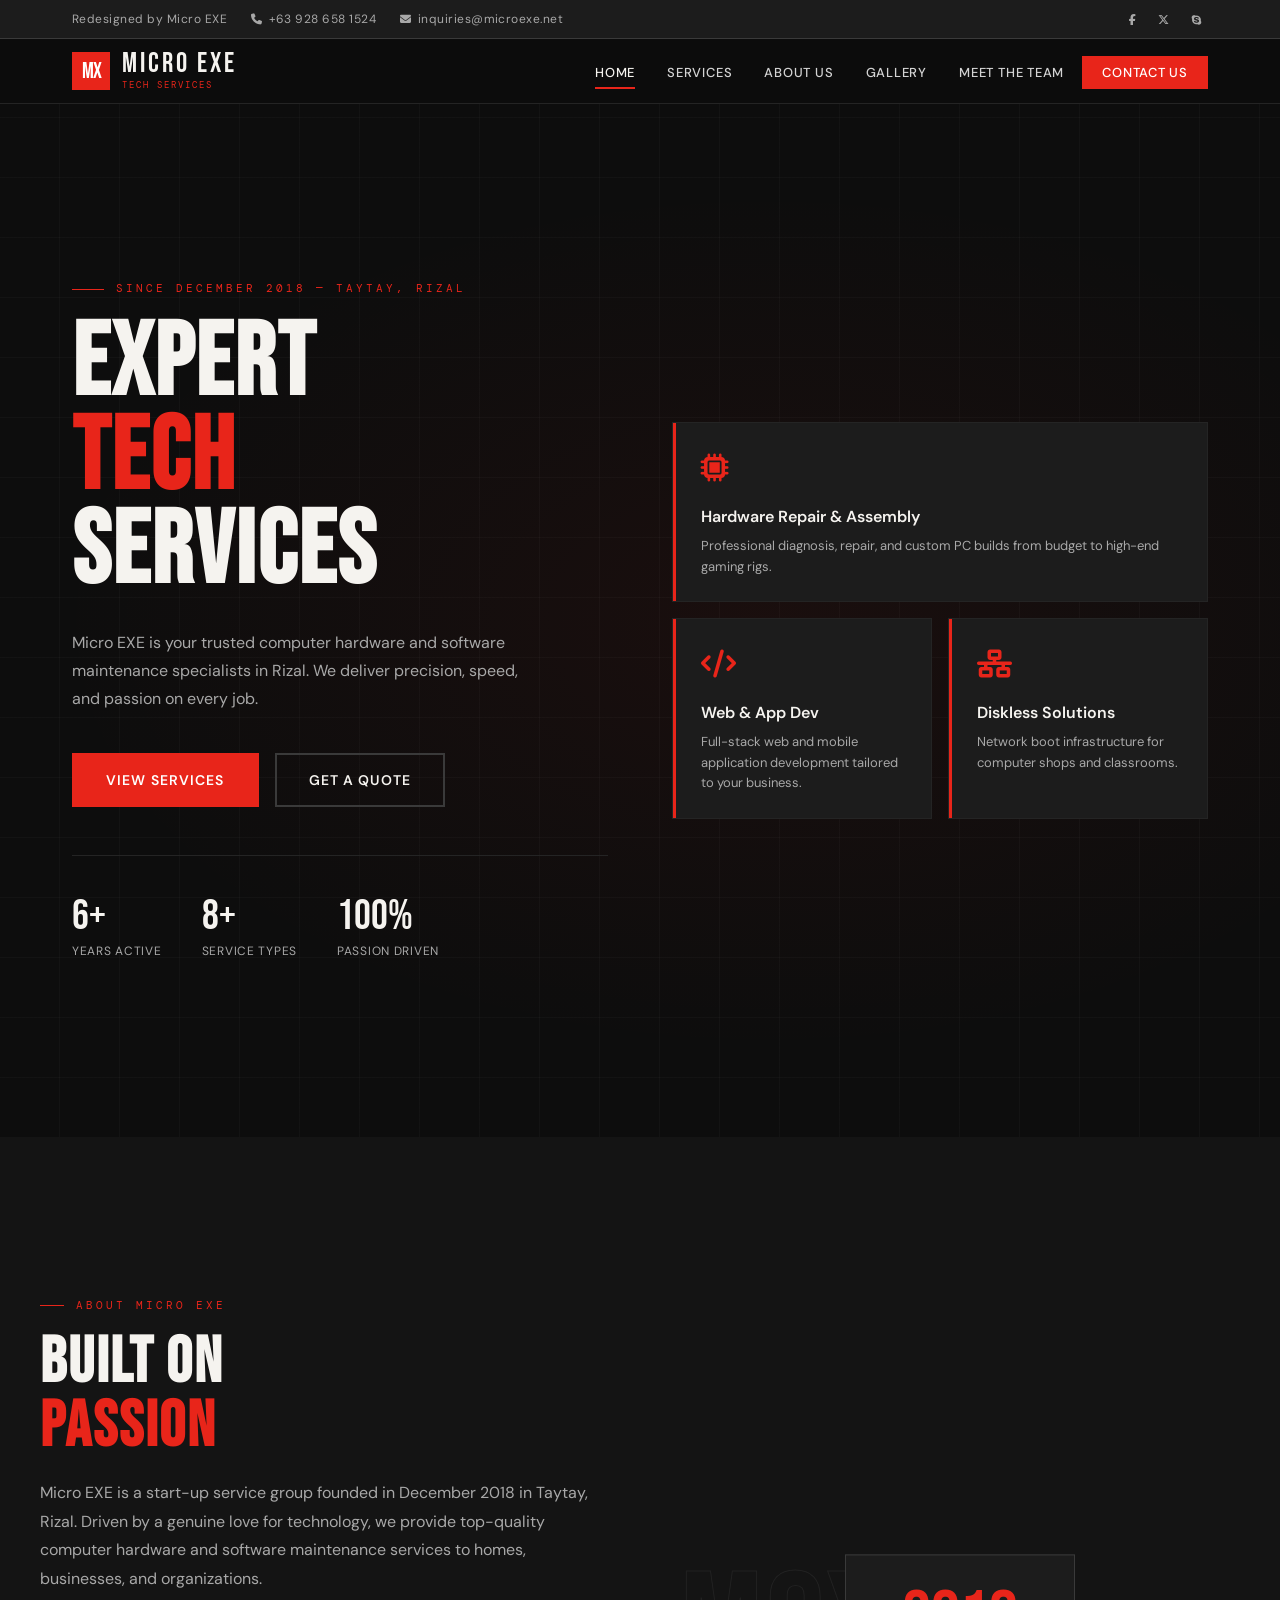
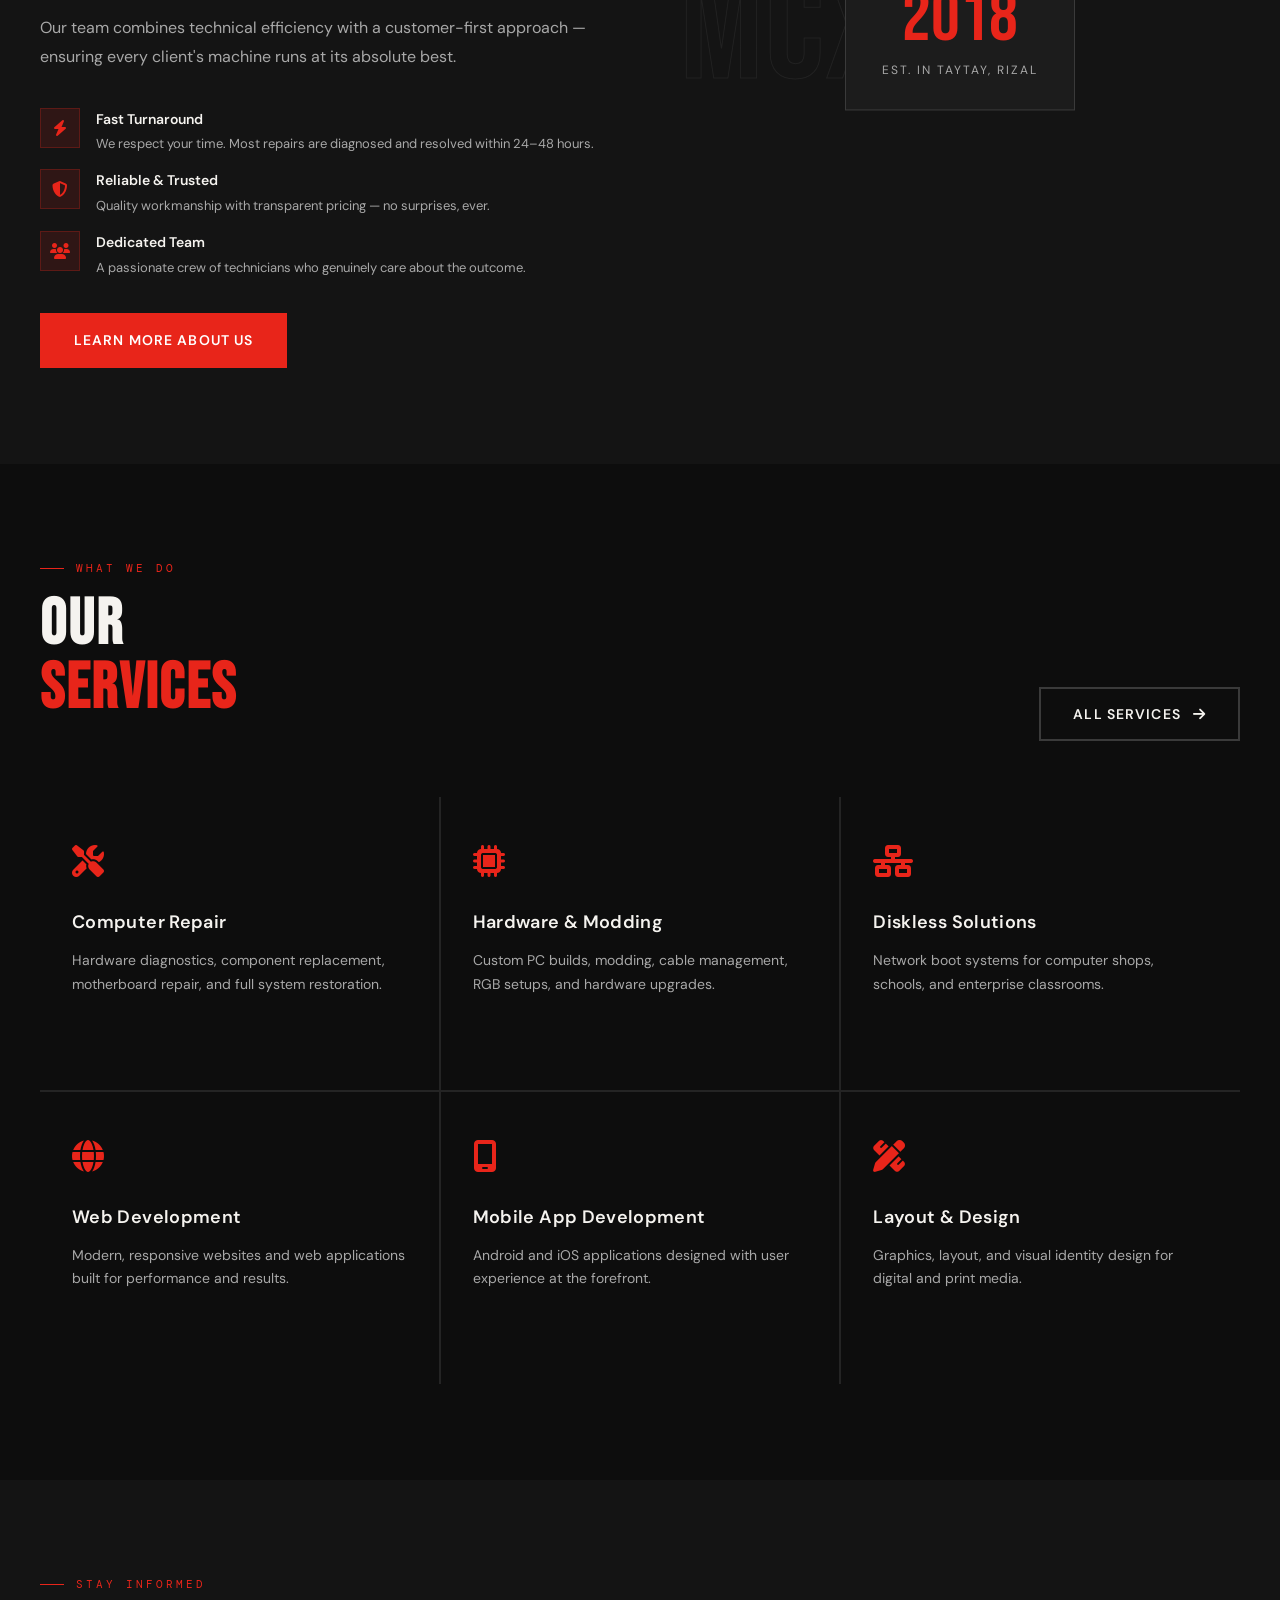
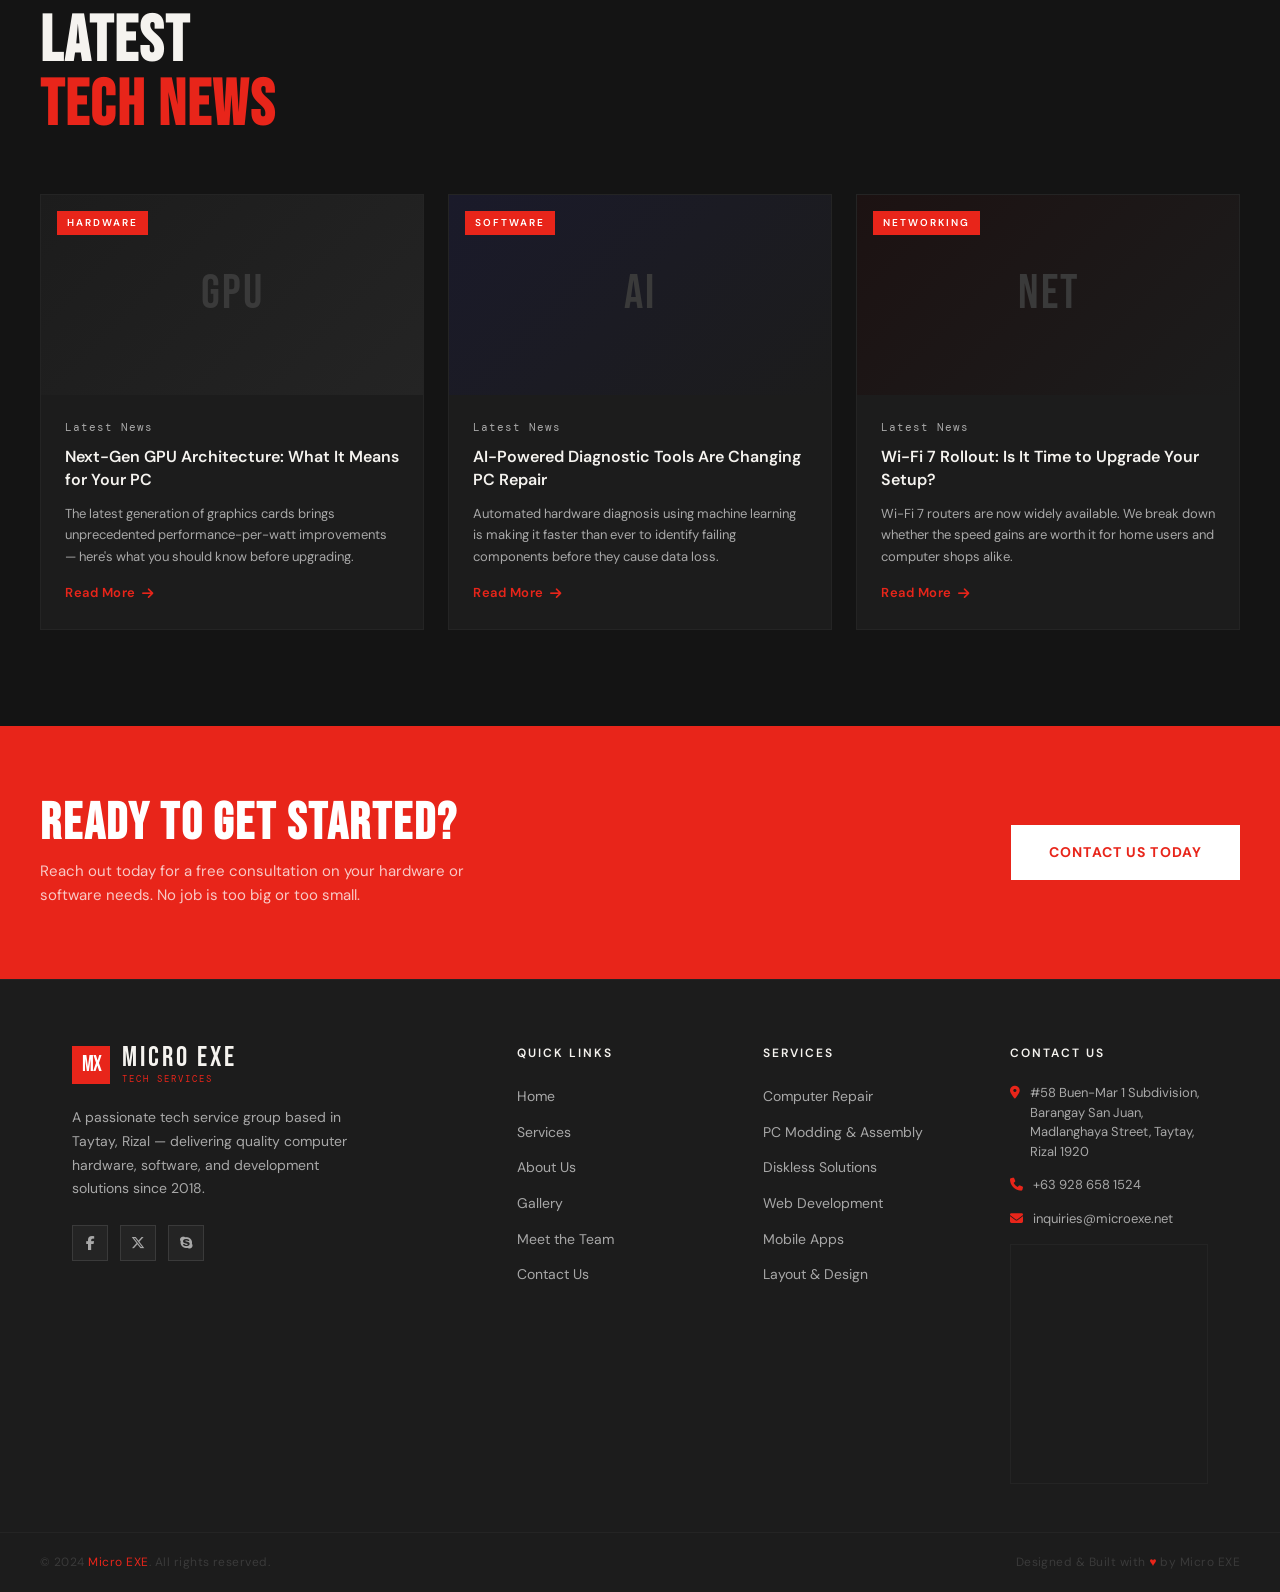
<file: index.html>
<!DOCTYPE html>
<html lang="en">
<head>
<meta charset="utf-8">
<meta http-equiv="X-UA-Compatible" content="IE=edge">
<meta name="viewport" content="width=device-width, initial-scale=1">
<title>Micro EXE — Computer Hardware & Software Services</title>
<link rel="preconnect" href="https://fonts.googleapis.com">
<link href="https://fonts.googleapis.com/css2?family=Bebas+Neue&family=DM+Sans:wght@300;400;500;600&family=DM+Mono:wght@400;500&display=swap" rel="stylesheet">
<link rel="stylesheet" href="https://cdnjs.cloudflare.com/ajax/libs/font-awesome/6.5.0/css/all.min.css">
<style>
  *, *::before, *::after { box-sizing: border-box; margin: 0; padding: 0; }

  :root {
    --red: #e8251a;
    --red-dark: #b01a12;
    --red-dim: rgba(232,37,26,0.12);
    --black: #0d0d0d;
    --dark: #141414;
    --dark2: #1c1c1c;
    --dark3: #242424;
    --mid: #3a3a3a;
    --light: #a8a8a8;
    --lighter: #d4d4d4;
    --white: #f5f3ef;
    --accent: #ff6b35;
    --font-display: 'Bebas Neue', sans-serif;
    --font-body: 'DM Sans', sans-serif;
    --font-mono: 'DM Mono', monospace;
  }

  html { scroll-behavior: smooth; }

  body {
    font-family: var(--font-body);
    background: var(--black);
    color: var(--white);
    overflow-x: hidden;
    line-height: 1.6;
  }

  /* ─── TOP BAR ─── */
  .topbar {
    background: var(--dark2);
    border-bottom: 1px solid var(--mid);
    padding: 8px 0;
    font-size: 12px;
    color: var(--light);
    letter-spacing: 0.04em;
  }
  .topbar-inner {
    max-width: 1200px;
    margin: 0 auto;
    padding: 0 32px;
    display: flex;
    justify-content: space-between;
    align-items: center;
    flex-wrap: wrap;
    gap: 8px;
  }
  .topbar-links { display: flex; gap: 24px; align-items: center; }
  .topbar-links a, .topbar-social a {
    color: var(--light);
    text-decoration: none;
    transition: color 0.2s;
  }
  .topbar-links a:hover, .topbar-social a:hover { color: var(--red); }
  .topbar-links i, .topbar-social i { margin-right: 6px; font-size: 11px; }
  .topbar-social { display: flex; gap: 16px; }
  .topbar-social a { font-size: 14px; }

  /* ─── NAV ─── */
  nav {
    position: sticky;
    top: 0;
    z-index: 100;
    background: rgba(13,13,13,0.95);
    backdrop-filter: blur(16px);
    border-bottom: 1px solid var(--dark3);
    padding: 0;
  }
  .nav-inner {
    max-width: 1200px;
    margin: 0 auto;
    padding: 0 32px;
    display: flex;
    align-items: center;
    justify-content: space-between;
    height: 64px;
  }
  .logo {
    display: flex;
    align-items: center;
    gap: 12px;
    text-decoration: none;
  }
  .logo-mark {
    width: 38px;
    height: 38px;
    background: var(--red);
    display: flex;
    align-items: center;
    justify-content: center;
    font-family: var(--font-display);
    font-size: 22px;
    color: #fff;
    letter-spacing: -1px;
  }
  .logo-text {
    font-family: var(--font-display);
    font-size: 28px;
    letter-spacing: 3px;
    color: var(--white);
    line-height: 1;
  }
  .logo-sub {
    font-family: var(--font-mono);
    font-size: 9px;
    letter-spacing: 2px;
    color: var(--red);
    text-transform: uppercase;
    display: block;
    margin-top: -2px;
  }
  .nav-links { display: flex; gap: 4px; list-style: none; }
  .nav-links a {
    padding: 8px 14px;
    text-decoration: none;
    color: var(--lighter);
    font-size: 13px;
    font-weight: 500;
    letter-spacing: 0.06em;
    text-transform: uppercase;
    transition: color 0.2s;
    position: relative;
  }
  .nav-links a::after {
    content: '';
    position: absolute;
    bottom: 0;
    left: 14px;
    right: 14px;
    height: 2px;
    background: var(--red);
    transform: scaleX(0);
    transition: transform 0.2s;
  }
  .nav-links a:hover { color: var(--white); }
  .nav-links a:hover::after, .nav-links a.active::after { transform: scaleX(1); }
  .nav-links a.active { color: var(--white); }
  .nav-cta {
    background: var(--red);
    color: #fff !important;
    padding: 8px 20px !important;
  }
  .nav-cta::after { display: none !important; }
  .nav-cta:hover { background: var(--red-dark); }
  .hamburger { display: none; background: none; border: none; cursor: pointer; color: var(--white); font-size: 22px; }

  /* ─── HERO ─── */
  .hero {
    position: relative;
    min-height: 92vh;
    display: flex;
    align-items: center;
    overflow: hidden;
    background: var(--black);
  }
  .hero-bg {
    position: absolute;
    inset: 0;
    background:
      radial-gradient(ellipse 80% 60% at 60% 50%, rgba(232,37,26,0.06) 0%, transparent 70%),
      repeating-linear-gradient(0deg, transparent, transparent 59px, rgba(255,255,255,0.025) 59px, rgba(255,255,255,0.025) 60px),
      repeating-linear-gradient(90deg, transparent, transparent 59px, rgba(255,255,255,0.025) 59px, rgba(255,255,255,0.025) 60px);
  }
  .hero-content {
    position: relative;
    max-width: 1200px;
    margin: 0 auto;
    padding: 80px 32px;
    display: grid;
    grid-template-columns: 1fr 1fr;
    gap: 64px;
    align-items: center;
  }
  .hero-tag {
    font-family: var(--font-mono);
    font-size: 11px;
    letter-spacing: 3px;
    color: var(--red);
    text-transform: uppercase;
    margin-bottom: 20px;
    display: flex;
    align-items: center;
    gap: 12px;
  }
  .hero-tag::before {
    content: '';
    width: 32px;
    height: 1px;
    background: var(--red);
  }
  .hero h1 {
    font-family: var(--font-display);
    font-size: clamp(64px, 8vw, 110px);
    line-height: 0.92;
    letter-spacing: 2px;
    color: var(--white);
    margin-bottom: 28px;
  }
  .hero h1 .highlight {
    color: var(--red);
    display: block;
  }
  .hero-desc {
    font-size: 16px;
    color: var(--light);
    max-width: 460px;
    line-height: 1.75;
    margin-bottom: 40px;
  }
  .hero-actions { display: flex; gap: 16px; flex-wrap: wrap; }
  .btn-primary {
    background: var(--red);
    color: #fff;
    border: 2px solid var(--red);
    padding: 14px 32px;
    font-family: var(--font-body);
    font-size: 14px;
    font-weight: 600;
    letter-spacing: 0.08em;
    text-transform: uppercase;
    text-decoration: none;
    cursor: pointer;
    transition: all 0.2s;
    display: inline-block;
  }
  .btn-primary:hover { background: var(--red-dark); border-color: var(--red-dark); }
  .btn-outline {
    background: transparent;
    color: var(--white);
    border: 2px solid var(--mid);
    padding: 14px 32px;
    font-family: var(--font-body);
    font-size: 14px;
    font-weight: 600;
    letter-spacing: 0.08em;
    text-transform: uppercase;
    text-decoration: none;
    cursor: pointer;
    transition: all 0.2s;
    display: inline-block;
  }
  .btn-outline:hover { border-color: var(--lighter); color: var(--white); }
  .hero-stats {
    display: flex;
    gap: 40px;
    margin-top: 48px;
    padding-top: 40px;
    border-top: 1px solid var(--dark3);
  }
  .stat-num {
    font-family: var(--font-display);
    font-size: 42px;
    color: var(--white);
    line-height: 1;
  }
  .stat-label {
    font-size: 12px;
    color: var(--light);
    letter-spacing: 0.06em;
    text-transform: uppercase;
    margin-top: 4px;
  }
  .hero-visual {
    display: flex;
    flex-direction: column;
    gap: 16px;
  }
  .hero-card {
    background: var(--dark2);
    border: 1px solid var(--dark3);
    padding: 24px 28px;
    position: relative;
    overflow: hidden;
    transition: border-color 0.2s;
  }
  .hero-card:hover { border-color: var(--mid); }
  .hero-card::before {
    content: '';
    position: absolute;
    top: 0; left: 0;
    width: 3px;
    height: 100%;
    background: var(--red);
  }
  .hero-card-icon {
    font-size: 28px;
    color: var(--red);
    margin-bottom: 12px;
  }
  .hero-card h3 {
    font-size: 16px;
    font-weight: 600;
    color: var(--white);
    margin-bottom: 6px;
  }
  .hero-card p {
    font-size: 13px;
    color: var(--light);
    line-height: 1.6;
  }
  .card-row { display: grid; grid-template-columns: 1fr 1fr; gap: 16px; }

  /* ─── SECTION COMMON ─── */
  section { padding: 96px 32px; }
  .section-inner { max-width: 1200px; margin: 0 auto; }
  .section-tag {
    font-family: var(--font-mono);
    font-size: 11px;
    letter-spacing: 3px;
    color: var(--red);
    text-transform: uppercase;
    display: flex;
    align-items: center;
    gap: 12px;
    margin-bottom: 16px;
  }
  .section-tag::before { content: ''; width: 24px; height: 1px; background: var(--red); }
  h2.section-title {
    font-family: var(--font-display);
    font-size: clamp(40px, 5vw, 64px);
    letter-spacing: 2px;
    line-height: 1;
    color: var(--white);
    margin-bottom: 20px;
  }
  h2.section-title span { color: var(--red); }
  .section-sub {
    font-size: 16px;
    color: var(--light);
    max-width: 560px;
    line-height: 1.75;
  }

  /* ─── ABOUT ─── */
  #about { background: var(--dark); }
  .about-grid {
    display: grid;
    grid-template-columns: 1fr 1fr;
    gap: 80px;
    align-items: center;
    margin-top: 64px;
  }
  .about-text p {
    color: var(--light);
    font-size: 16px;
    line-height: 1.8;
    margin-bottom: 20px;
  }
  .about-features { margin-top: 36px; display: flex; flex-direction: column; gap: 16px; }
  .about-feat {
    display: flex;
    align-items: flex-start;
    gap: 16px;
  }
  .about-feat-icon {
    width: 40px;
    height: 40px;
    min-width: 40px;
    background: var(--red-dim);
    border: 1px solid rgba(232,37,26,0.25);
    display: flex;
    align-items: center;
    justify-content: center;
    color: var(--red);
    font-size: 16px;
  }
  .about-feat h4 { font-size: 14px; font-weight: 600; color: var(--white); margin-bottom: 4px; }
  .about-feat p { font-size: 13px; color: var(--light); margin: 0; line-height: 1.5; }
  .about-graphic {
    position: relative;
  }
  .about-big-text {
    font-family: var(--font-display);
    font-size: clamp(80px, 12vw, 160px);
    line-height: 0.85;
    color: transparent;
    -webkit-text-stroke: 1px rgba(255,255,255,0.06);
    letter-spacing: 2px;
    user-select: none;
    pointer-events: none;
  }
  .about-badge {
    position: absolute;
    top: 50%;
    left: 50%;
    transform: translate(-50%, -50%);
    background: var(--dark2);
    border: 1px solid var(--mid);
    padding: 28px 36px;
    text-align: center;
    min-width: 220px;
  }
  .about-badge-num {
    font-family: var(--font-display);
    font-size: 72px;
    color: var(--red);
    line-height: 1;
  }
  .about-badge-label {
    font-size: 12px;
    letter-spacing: 2px;
    text-transform: uppercase;
    color: var(--light);
    margin-top: 6px;
  }

  /* ─── SERVICES ─── */
  #services { background: var(--black); }
  .services-header {
    display: flex;
    justify-content: space-between;
    align-items: flex-end;
    margin-bottom: 56px;
    flex-wrap: wrap;
    gap: 24px;
  }
  .services-grid {
    display: grid;
    grid-template-columns: repeat(3, 1fr);
    gap: 2px;
    background: var(--dark3);
  }
  .service-card {
    background: var(--black);
    padding: 40px 32px;
    position: relative;
    overflow: hidden;
    transition: background 0.3s;
    cursor: default;
  }
  .service-card:hover { background: var(--dark2); }
  .service-card:hover .service-num { opacity: 1; }
  .service-card:hover .service-arrow { transform: translateX(4px); opacity: 1; }
  .service-num {
    font-family: var(--font-display);
    font-size: 64px;
    color: var(--red-dim);
    position: absolute;
    top: 16px; right: 24px;
    line-height: 1;
    opacity: 0;
    transition: opacity 0.3s;
    pointer-events: none;
    border: 1px solid rgba(232,37,26,0.15);
    width: 60px;
    height: 60px;
    display: flex;
    align-items: center;
    justify-content: center;
    font-size: 28px;
    color: var(--red);
  }
  .service-icon {
    font-size: 32px;
    color: var(--red);
    margin-bottom: 20px;
  }
  .service-card h3 {
    font-size: 18px;
    font-weight: 600;
    color: var(--white);
    margin-bottom: 12px;
    letter-spacing: 0.02em;
  }
  .service-card p {
    font-size: 14px;
    color: var(--light);
    line-height: 1.7;
  }
  .service-arrow {
    margin-top: 24px;
    font-size: 18px;
    color: var(--red);
    opacity: 0;
    transition: all 0.2s;
    display: inline-block;
  }

  /* ─── NEWS ─── */
  #news { background: var(--dark); }
  .news-grid {
    display: grid;
    grid-template-columns: repeat(3, 1fr);
    gap: 24px;
    margin-top: 56px;
  }
  .news-card {
    background: var(--dark2);
    border: 1px solid var(--dark3);
    overflow: hidden;
    transition: border-color 0.2s;
  }
  .news-card:hover { border-color: var(--mid); }
  .news-card-img {
    height: 200px;
    background: var(--dark3);
    display: flex;
    align-items: center;
    justify-content: center;
    overflow: hidden;
    position: relative;
  }
  .news-card-img-placeholder {
    font-family: var(--font-display);
    font-size: 48px;
    color: var(--mid);
    letter-spacing: 2px;
  }
  .news-tag {
    position: absolute;
    top: 16px; left: 16px;
    background: var(--red);
    color: #fff;
    font-size: 10px;
    letter-spacing: 2px;
    text-transform: uppercase;
    padding: 4px 10px;
    font-weight: 600;
  }
  .news-card-body { padding: 24px; }
  .news-card-date {
    font-family: var(--font-mono);
    font-size: 11px;
    color: var(--light);
    letter-spacing: 1px;
    margin-bottom: 10px;
  }
  .news-card h3 {
    font-size: 16px;
    font-weight: 600;
    color: var(--white);
    line-height: 1.4;
    margin-bottom: 12px;
  }
  .news-card p {
    font-size: 13px;
    color: var(--light);
    line-height: 1.65;
  }
  .news-card a {
    display: inline-flex;
    align-items: center;
    gap: 6px;
    color: var(--red);
    font-size: 13px;
    font-weight: 600;
    text-decoration: none;
    margin-top: 16px;
    letter-spacing: 0.04em;
    transition: gap 0.2s;
  }
  .news-card a:hover { gap: 10px; }

  /* ─── CTA BAND ─── */
  .cta-band {
    background: var(--red);
    padding: 72px 32px;
  }
  .cta-inner {
    max-width: 1200px;
    margin: 0 auto;
    display: flex;
    align-items: center;
    justify-content: space-between;
    gap: 32px;
    flex-wrap: wrap;
  }
  .cta-band h2 {
    font-family: var(--font-display);
    font-size: clamp(36px, 4vw, 56px);
    letter-spacing: 2px;
    color: #fff;
    line-height: 1;
  }
  .cta-band p {
    color: rgba(255,255,255,0.75);
    font-size: 15px;
    margin-top: 10px;
    max-width: 480px;
  }
  .btn-white {
    background: #fff;
    color: var(--red);
    border: 2px solid #fff;
    padding: 14px 36px;
    font-family: var(--font-body);
    font-size: 14px;
    font-weight: 700;
    letter-spacing: 0.08em;
    text-transform: uppercase;
    text-decoration: none;
    white-space: nowrap;
    transition: all 0.2s;
    display: inline-block;
  }
  .btn-white:hover { background: transparent; color: #fff; }

  /* ─── FOOTER ─── */
  footer { background: var(--dark2); border-top: 1px solid var(--dark3); }
  .footer-main {
    max-width: 1200px;
    margin: 0 auto;
    padding: 64px 32px 48px;
    display: grid;
    grid-template-columns: 2fr 1fr 1fr 1fr;
    gap: 48px;
  }
  .footer-brand .logo { margin-bottom: 20px; display: inline-flex; }
  .footer-brand p {
    font-size: 14px;
    color: var(--light);
    line-height: 1.7;
    max-width: 280px;
    margin-bottom: 24px;
  }
  .footer-social { display: flex; gap: 12px; }
  .footer-social a {
    width: 36px;
    height: 36px;
    background: var(--dark3);
    border: 1px solid var(--mid);
    display: flex;
    align-items: center;
    justify-content: center;
    color: var(--light);
    font-size: 14px;
    text-decoration: none;
    transition: all 0.2s;
  }
  .footer-social a:hover { background: var(--red); border-color: var(--red); color: #fff; }
  .footer-col h4 {
    font-size: 12px;
    letter-spacing: 2px;
    text-transform: uppercase;
    color: var(--white);
    margin-bottom: 20px;
    font-weight: 600;
  }
  .footer-col ul { list-style: none; display: flex; flex-direction: column; gap: 10px; }
  .footer-col a {
    color: var(--light);
    text-decoration: none;
    font-size: 14px;
    transition: color 0.2s;
  }
  .footer-col a:hover { color: var(--red); }
  .footer-contact-item {
    display: flex;
    align-items: flex-start;
    gap: 10px;
    margin-bottom: 14px;
  }
  .footer-contact-item i { color: var(--red); font-size: 13px; margin-top: 3px; }
  .footer-contact-item span { font-size: 13px; color: var(--light); line-height: 1.5; }
  .footer-bottom {
    border-top: 1px solid var(--dark3);
    padding: 20px 32px;
  }
  .footer-bottom-inner {
    max-width: 1200px;
    margin: 0 auto;
    display: flex;
    justify-content: space-between;
    align-items: center;
    gap: 16px;
    flex-wrap: wrap;
  }
  .footer-bottom p {
    font-size: 12px;
    color: var(--mid);
    letter-spacing: 0.04em;
  }
  .footer-bottom span { color: var(--red); }

  /* ─── MAP EMBED ─── */
  .map-wrap {
    border: 1px solid var(--dark3);
    overflow: hidden;
    height: 240px;
  }
  .map-wrap iframe { width: 100%; height: 100%; border: 0; filter: grayscale(1) invert(0.85) contrast(1.1); }

  /* ─── MOBILE NAV ─── */
  .mobile-nav {
    display: none;
    position: fixed;
    inset: 0;
    background: rgba(13,13,13,0.98);
    z-index: 200;
    padding: 80px 32px 40px;
    flex-direction: column;
    gap: 4px;
  }
  .mobile-nav.open { display: flex; }
  .mobile-nav-close {
    position: absolute;
    top: 20px; right: 24px;
    background: none;
    border: none;
    color: var(--white);
    font-size: 28px;
    cursor: pointer;
  }
  .mobile-nav a {
    font-family: var(--font-display);
    font-size: 40px;
    letter-spacing: 3px;
    color: var(--lighter);
    text-decoration: none;
    transition: color 0.2s;
    border-bottom: 1px solid var(--dark3);
    padding: 16px 0;
  }
  .mobile-nav a:hover { color: var(--red); }

  /* ─── ANIMATIONS ─── */
  @keyframes fadeUp {
    from { opacity: 0; transform: translateY(24px); }
    to { opacity: 1; transform: translateY(0); }
  }
  .fade-up { animation: fadeUp 0.7s ease forwards; }
  .delay-1 { animation-delay: 0.1s; opacity: 0; }
  .delay-2 { animation-delay: 0.22s; opacity: 0; }
  .delay-3 { animation-delay: 0.34s; opacity: 0; }
  .delay-4 { animation-delay: 0.46s; opacity: 0; }

  /* ─── RESPONSIVE ─── */
  @media (max-width: 960px) {
    .hero-content { grid-template-columns: 1fr; gap: 48px; }
    .about-grid { grid-template-columns: 1fr; gap: 48px; }
    .services-grid { grid-template-columns: repeat(2, 1fr); }
    .news-grid { grid-template-columns: 1fr 1fr; }
    .footer-main { grid-template-columns: 1fr 1fr; gap: 32px; }
    .hero-visual { display: none; }
    nav .nav-links { display: none; }
    .hamburger { display: block; }
  }
  @media (max-width: 640px) {
    section { padding: 64px 20px; }
    .services-grid { grid-template-columns: 1fr; }
    .news-grid { grid-template-columns: 1fr; }
    .footer-main { grid-template-columns: 1fr; }
    .hero-content { padding: 60px 20px; }
    .hero-stats { gap: 24px; flex-wrap: wrap; }
    .topbar { display: none; }
    .cta-inner { flex-direction: column; }
  }
</style>
</head>

<body>
<!-- TOP BAR -->
<div class="topbar">
  <div class="topbar-inner">
    <div class="topbar-links">
      <span>Redesigned by Micro EXE</span>
      <a href="tel:+639286581524"><i class="fa fa-phone"></i>+63 928 658 1524</a>
      <a href="mailto:inquiries@microexe.net"><i class="fa fa-envelope"></i>inquiries@microexe.net</a>
    </div>
    <div class="topbar-social">
      <a href="https://www.facebook.com/microexe" aria-label="Facebook"><i class="fab fa-facebook-f"></i></a>
      <a href="https://twitter.com/microexegaming" aria-label="Twitter"><i class="fab fa-x-twitter"></i></a>
      <a href="#" aria-label="Skype"><i class="fab fa-skype"></i></a>
    </div>
  </div>
</div>

<!-- NAV -->
<nav>
  <div class="nav-inner">
    <a href="index.html" class="logo">
      <div class="logo-mark">MX</div>
      <div>
        <span class="logo-text">MICRO EXE</span>
        <span class="logo-sub">Tech Services</span>
      </div>
    </a>
    <ul class="nav-links">
      <li><a href="index.html" class="active">Home</a></li>
      <li><a href="services.html">Services</a></li>
      <li><a href="about.html">About Us</a></li>
      <li><a href="gallery.html">Gallery</a></li>
      <li><a href="mtt.html">Meet the Team</a></li>
      <li><a href="contact.html" class="nav-cta">Contact Us</a></li>
    </ul>
    <button class="hamburger" onclick="document.querySelector('.mobile-nav').classList.add('open')" aria-label="Open menu">
      <i class="fas fa-bars"></i>
    </button>
  </div>
</nav>

<!-- MOBILE NAV -->
<div class="mobile-nav">
  <button class="mobile-nav-close" onclick="document.querySelector('.mobile-nav').classList.remove('open')">
    <i class="fas fa-times"></i>
  </button>
  <a href="index.html">Home</a>
  <a href="services.html">Services</a>
  <a href="about.html">About Us</a>
  <a href="gallery.html">Gallery</a>
  <a href="mtt.html">Meet the Team</a>
  <a href="contact.html">Contact Us</a>
</div>

<!-- HERO -->
<section class="hero">
  <div class="hero-bg"></div>
  <div class="hero-content">
    <div class="hero-left">
      <div class="hero-tag fade-up">Since December 2018 &mdash; Taytay, Rizal</div>
      <h1 class="fade-up delay-1">
        EXPERT
        <span class="highlight">TECH</span>
        SERVICES
      </h1>
      <p class="hero-desc fade-up delay-2">
        Micro EXE is your trusted computer hardware and software maintenance specialists in Rizal. We deliver precision, speed, and passion on every job.
      </p>
      <div class="hero-actions fade-up delay-3">
        <a href="services.html" class="btn-primary">View Services</a>
        <a href="contact.html" class="btn-outline">Get a Quote</a>
      </div>
      <div class="hero-stats fade-up delay-4">
        <div>
          <div class="stat-num">6+</div>
          <div class="stat-label">Years Active</div>
        </div>
        <div>
          <div class="stat-num">8+</div>
          <div class="stat-label">Service Types</div>
        </div>
        <div>
          <div class="stat-num">100%</div>
          <div class="stat-label">Passion Driven</div>
        </div>
      </div>
    </div>
    <div class="hero-visual">
      <div class="hero-card fade-up delay-1">
        <div class="hero-card-icon"><i class="fas fa-microchip"></i></div>
        <h3>Hardware Repair & Assembly</h3>
        <p>Professional diagnosis, repair, and custom PC builds from budget to high-end gaming rigs.</p>
      </div>
      <div class="card-row">
        <div class="hero-card fade-up delay-2">
          <div class="hero-card-icon"><i class="fas fa-code"></i></div>
          <h3>Web & App Dev</h3>
          <p>Full-stack web and mobile application development tailored to your business.</p>
        </div>
        <div class="hero-card fade-up delay-3">
          <div class="hero-card-icon"><i class="fas fa-network-wired"></i></div>
          <h3>Diskless Solutions</h3>
          <p>Network boot infrastructure for computer shops and classrooms.</p>
        </div>
      </div>
    </div>
  </div>
</section>

<!-- ABOUT -->
<section id="about">
  <div class="section-inner">
    <div class="about-grid">
      <div>
        <div class="section-tag">About Micro EXE</div>
        <h2 class="section-title">BUILT ON<br><span>PASSION</span></h2>
        <div class="about-text">
          <p>Micro EXE is a start-up service group founded in December 2018 in Taytay, Rizal. Driven by a genuine love for technology, we provide top-quality computer hardware and software maintenance services to homes, businesses, and organizations.</p>
          <p>Our team combines technical efficiency with a customer-first approach — ensuring every client's machine runs at its absolute best.</p>
        </div>
        <div class="about-features">
          <div class="about-feat">
            <div class="about-feat-icon"><i class="fas fa-bolt"></i></div>
            <div>
              <h4>Fast Turnaround</h4>
              <p>We respect your time. Most repairs are diagnosed and resolved within 24–48 hours.</p>
            </div>
          </div>
          <div class="about-feat">
            <div class="about-feat-icon"><i class="fas fa-shield-halved"></i></div>
            <div>
              <h4>Reliable & Trusted</h4>
              <p>Quality workmanship with transparent pricing — no surprises, ever.</p>
            </div>
          </div>
          <div class="about-feat">
            <div class="about-feat-icon"><i class="fas fa-users"></i></div>
            <div>
              <h4>Dedicated Team</h4>
              <p>A passionate crew of technicians who genuinely care about the outcome.</p>
            </div>
          </div>
        </div>
        <a href="about.html" class="btn-primary" style="margin-top: 36px; display: inline-block;">Learn More About Us</a>
      </div>
      <div class="about-graphic">
        <div class="about-big-text">MCX</div>
        <div class="about-badge">
          <div class="about-badge-num">2018</div>
          <div class="about-badge-label">Est. in Taytay, Rizal</div>
        </div>
      </div>
    </div>
  </div>
</section>

<!-- SERVICES -->
<section id="services">
  <div class="section-inner">
    <div class="services-header">
      <div>
        <div class="section-tag">What We Do</div>
        <h2 class="section-title">OUR<br><span>SERVICES</span></h2>
      </div>
      <a href="services.html" class="btn-outline">All Services <i class="fas fa-arrow-right" style="margin-left:8px;"></i></a>
    </div>
    <div class="services-grid">
      <div class="service-card">
        <div class="service-num">01</div>
        <div class="service-icon"><i class="fas fa-screwdriver-wrench"></i></div>
        <h3>Computer Repair</h3>
        <p>Hardware diagnostics, component replacement, motherboard repair, and full system restoration.</p>
        <span class="service-arrow"><i class="fas fa-arrow-right"></i></span>
      </div>
      <div class="service-card">
        <div class="service-num">02</div>
        <div class="service-icon"><i class="fas fa-microchip"></i></div>
        <h3>Hardware & Modding</h3>
        <p>Custom PC builds, modding, cable management, RGB setups, and hardware upgrades.</p>
        <span class="service-arrow"><i class="fas fa-arrow-right"></i></span>
      </div>
      <div class="service-card">
        <div class="service-num">03</div>
        <div class="service-icon"><i class="fas fa-network-wired"></i></div>
        <h3>Diskless Solutions</h3>
        <p>Network boot systems for computer shops, schools, and enterprise classrooms.</p>
        <span class="service-arrow"><i class="fas fa-arrow-right"></i></span>
      </div>
      <div class="service-card">
        <div class="service-num">04</div>
        <div class="service-icon"><i class="fas fa-globe"></i></div>
        <h3>Web Development</h3>
        <p>Modern, responsive websites and web applications built for performance and results.</p>
        <span class="service-arrow"><i class="fas fa-arrow-right"></i></span>
      </div>
      <div class="service-card">
        <div class="service-num">05</div>
        <div class="service-icon"><i class="fas fa-mobile-screen"></i></div>
        <h3>Mobile App Development</h3>
        <p>Android and iOS applications designed with user experience at the forefront.</p>
        <span class="service-arrow"><i class="fas fa-arrow-right"></i></span>
      </div>
      <div class="service-card">
        <div class="service-num">06</div>
        <div class="service-icon"><i class="fas fa-pen-ruler"></i></div>
        <h3>Layout & Design</h3>
        <p>Graphics, layout, and visual identity design for digital and print media.</p>
        <span class="service-arrow"><i class="fas fa-arrow-right"></i></span>
      </div>
    </div>
  </div>
</section>

<!-- NEWS -->
<section id="news">
  <div class="section-inner">
    <div class="section-tag">Stay Informed</div>
    <h2 class="section-title">LATEST<br><span>TECH NEWS</span></h2>
    <div class="news-grid">
      <div class="news-card">
        <div class="news-card-img" style="background: linear-gradient(135deg, #1c1c1c 0%, #242424 100%);">
          <div class="news-card-img-placeholder">GPU</div>
          <span class="news-tag">Hardware</span>
        </div>
        <div class="news-card-body">
          <div class="news-card-date">Latest News</div>
          <h3>Next-Gen GPU Architecture: What It Means for Your PC</h3>
          <p>The latest generation of graphics cards brings unprecedented performance-per-watt improvements — here's what you should know before upgrading.</p>
          <a href="#">Read More <i class="fas fa-arrow-right"></i></a>
        </div>
      </div>
      <div class="news-card">
        <div class="news-card-img" style="background: linear-gradient(135deg, #1a1a2a 0%, #1c1c1c 100%);">
          <div class="news-card-img-placeholder">AI</div>
          <span class="news-tag">Software</span>
        </div>
        <div class="news-card-body">
          <div class="news-card-date">Latest News</div>
          <h3>AI-Powered Diagnostic Tools Are Changing PC Repair</h3>
          <p>Automated hardware diagnosis using machine learning is making it faster than ever to identify failing components before they cause data loss.</p>
          <a href="#">Read More <i class="fas fa-arrow-right"></i></a>
        </div>
      </div>
      <div class="news-card">
        <div class="news-card-img" style="background: linear-gradient(135deg, #1c1212 0%, #1c1c1c 100%);">
          <div class="news-card-img-placeholder">NET</div>
          <span class="news-tag">Networking</span>
        </div>
        <div class="news-card-body">
          <div class="news-card-date">Latest News</div>
          <h3>Wi-Fi 7 Rollout: Is It Time to Upgrade Your Setup?</h3>
          <p>Wi-Fi 7 routers are now widely available. We break down whether the speed gains are worth it for home users and computer shops alike.</p>
          <a href="#">Read More <i class="fas fa-arrow-right"></i></a>
        </div>
      </div>
    </div>
  </div>
</section>

<!-- CTA BAND -->
<div class="cta-band">
  <div class="cta-inner">
    <div>
      <h2>READY TO GET STARTED?</h2>
      <p>Reach out today for a free consultation on your hardware or software needs. No job is too big or too small.</p>
    </div>
    <a href="contact.html" class="btn-white">Contact Us Today</a>
  </div>
</div>

<!-- FOOTER -->
<footer>
  <div class="footer-main">
    <div class="footer-brand">
      <a href="index.html" class="logo">
        <div class="logo-mark">MX</div>
        <div>
          <span class="logo-text">MICRO EXE</span>
          <span class="logo-sub">Tech Services</span>
        </div>
      </a>
      <p>A passionate tech service group based in Taytay, Rizal — delivering quality computer hardware, software, and development solutions since 2018.</p>
      <div class="footer-social">
        <a href="https://www.facebook.com/microexe" aria-label="Facebook"><i class="fab fa-facebook-f"></i></a>
        <a href="https://twitter.com/microexegaming" aria-label="Twitter"><i class="fab fa-x-twitter"></i></a>
        <a href="#" aria-label="Skype"><i class="fab fa-skype"></i></a>
      </div>
    </div>
    <div class="footer-col">
      <h4>Quick Links</h4>
      <ul>
        <li><a href="index.html">Home</a></li>
        <li><a href="services.html">Services</a></li>
        <li><a href="about.html">About Us</a></li>
        <li><a href="gallery.html">Gallery</a></li>
        <li><a href="mtt.html">Meet the Team</a></li>
        <li><a href="contact.html">Contact Us</a></li>
      </ul>
    </div>
    <div class="footer-col">
      <h4>Services</h4>
      <ul>
        <li><a href="services.html">Computer Repair</a></li>
        <li><a href="services.html">PC Modding & Assembly</a></li>
        <li><a href="services.html">Diskless Solutions</a></li>
        <li><a href="services.html">Web Development</a></li>
        <li><a href="services.html">Mobile Apps</a></li>
        <li><a href="services.html">Layout & Design</a></li>
      </ul>
    </div>
    <div class="footer-col">
      <h4>Contact Us</h4>
      <div class="footer-contact-item">
        <i class="fas fa-location-dot"></i>
        <span>#58 Buen-Mar 1 Subdivision, Barangay San Juan, Madlanghaya Street, Taytay, Rizal 1920</span>
      </div>
      <div class="footer-contact-item">
        <i class="fas fa-phone"></i>
        <span>+63 928 658 1524</span>
      </div>
      <div class="footer-contact-item">
        <i class="fas fa-envelope"></i>
        <span>inquiries@microexe.net</span>
      </div>
      <div class="map-wrap" style="margin-top: 16px;">
        <iframe
          src="https://www.google.com/maps/embed?pb=!1m14!1m12!1m3!1d759.6879109034933!2d121.13096427453534!3d14.564181687054807!2m3!1f0!2f0!3f0!3m2!1i1024!2i768!4f13.1!5e1!3m2!1sen!2sph!4v1568114356159!5m2!1sen!2sph"
          allowfullscreen loading="lazy" referrerpolicy="no-referrer-when-downgrade">
        </iframe>
      </div>
    </div>
  </div>
  <div class="footer-bottom">
    <div class="footer-bottom-inner">
      <p>&copy; 2024 <span>Micro EXE</span>. All rights reserved.</p>
      <p>Designed &amp; Built with <span>&#9829;</span> by Micro EXE</p>
    </div>
  </div>
</footer>

</body>
</html>
</file>
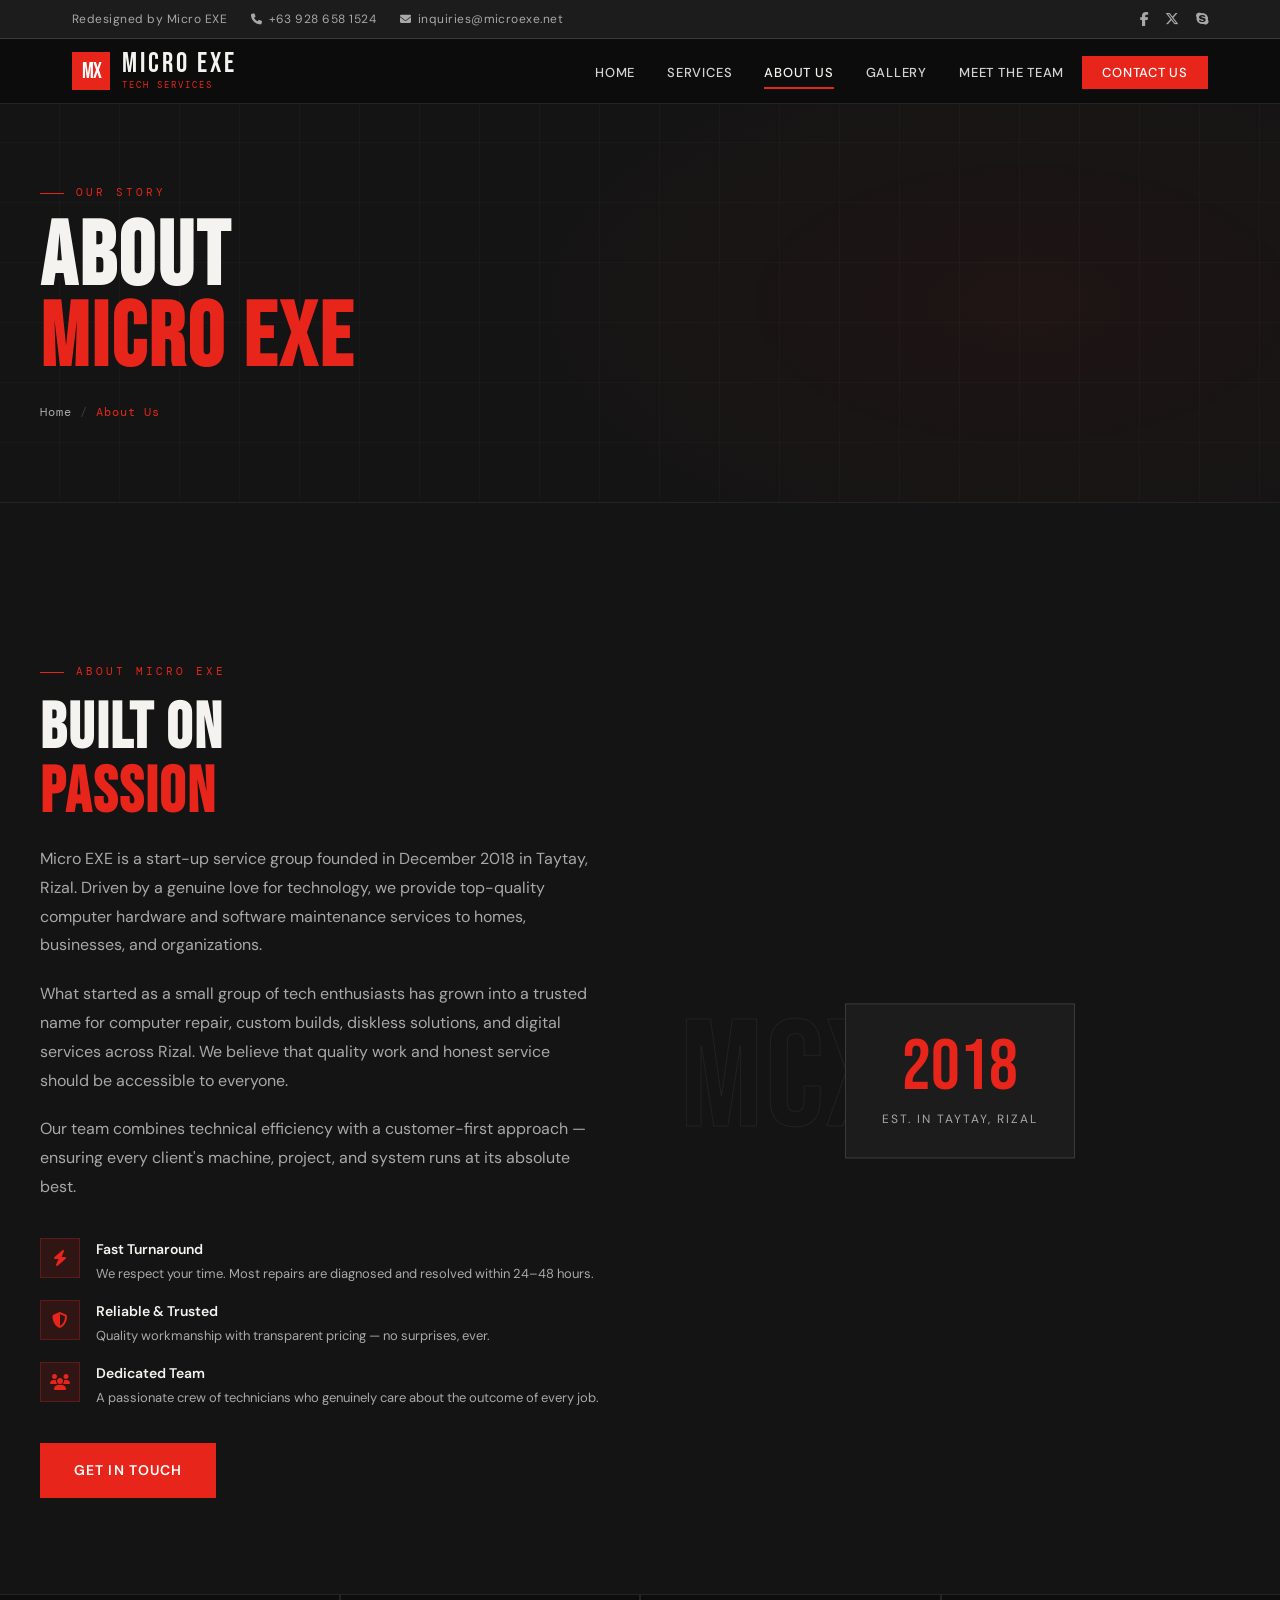
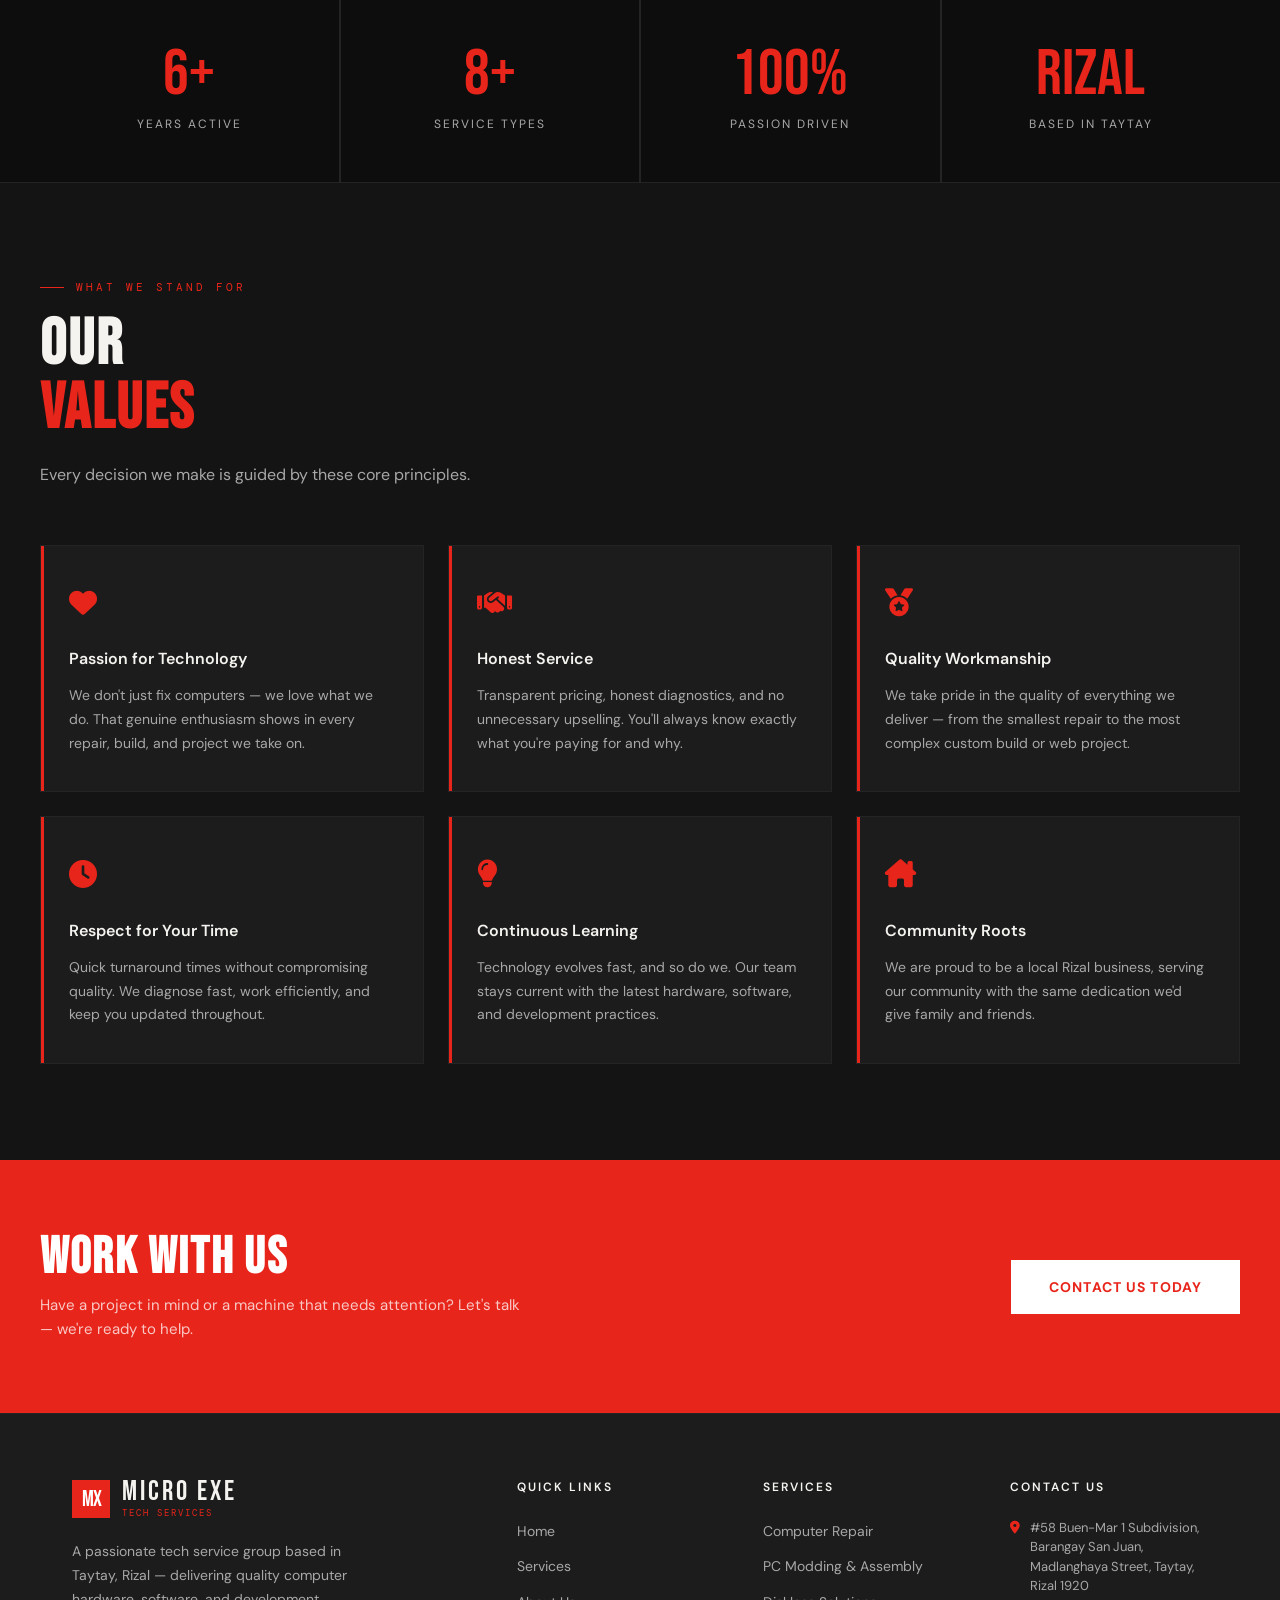
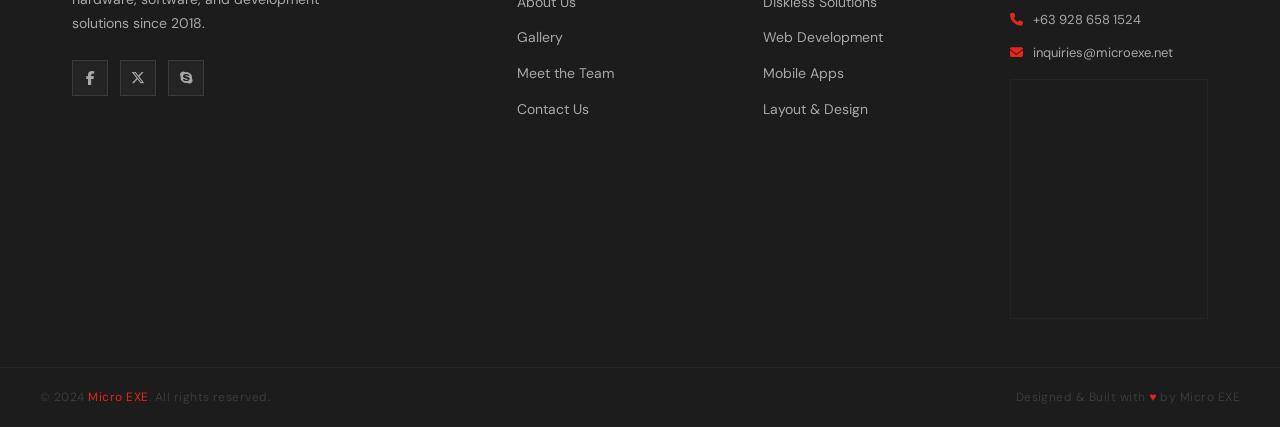
<file: about.html>
<!DOCTYPE html>
<html lang="en">
<head>
<meta charset="utf-8">
<meta http-equiv="X-UA-Compatible" content="IE=edge">
<meta name="viewport" content="width=device-width, initial-scale=1">
<title>About Us — Micro EXE Tech Services</title>
<link rel="preconnect" href="https://fonts.googleapis.com">
<link href="https://fonts.googleapis.com/css2?family=Bebas+Neue&family=DM+Sans:wght@300;400;500;600&family=DM+Mono:wght@400;500&display=swap" rel="stylesheet">
<link rel="stylesheet" href="https://cdnjs.cloudflare.com/ajax/libs/font-awesome/6.5.0/css/all.min.css">
<style>
  *, *::before, *::after { box-sizing: border-box; margin: 0; padding: 0; }
  :root {
    --red: #e8251a; --red-dark: #b01a12; --red-dim: rgba(232,37,26,0.12);
    --black: #0d0d0d; --dark: #141414; --dark2: #1c1c1c; --dark3: #242424;
    --mid: #3a3a3a; --light: #a8a8a8; --lighter: #d4d4d4; --white: #f5f3ef;
    --font-display: 'Bebas Neue', sans-serif;
    --font-body: 'DM Sans', sans-serif;
    --font-mono: 'DM Mono', monospace;
  }
  html { scroll-behavior: smooth; }
  body { font-family: var(--font-body); background: var(--black); color: var(--white); overflow-x: hidden; line-height: 1.6; }
  .topbar { background: var(--dark2); border-bottom: 1px solid var(--mid); padding: 8px 0; font-size: 12px; color: var(--light); letter-spacing: 0.04em; }
  .topbar-inner { max-width: 1200px; margin: 0 auto; padding: 0 32px; display: flex; justify-content: space-between; align-items: center; flex-wrap: wrap; gap: 8px; }
  .topbar-links { display: flex; gap: 24px; align-items: center; }
  .topbar-links a, .topbar-social a { color: var(--light); text-decoration: none; transition: color 0.2s; }
  .topbar-links a:hover, .topbar-social a:hover { color: var(--red); }
  .topbar-links i { margin-right: 6px; font-size: 11px; }
  .topbar-social { display: flex; gap: 16px; }
  .topbar-social a { font-size: 14px; }
  nav { position: sticky; top: 0; z-index: 100; background: rgba(13,13,13,0.95); backdrop-filter: blur(16px); border-bottom: 1px solid var(--dark3); }
  .nav-inner { max-width: 1200px; margin: 0 auto; padding: 0 32px; display: flex; align-items: center; justify-content: space-between; height: 64px; }
  .logo { display: flex; align-items: center; gap: 12px; text-decoration: none; }
  .logo-mark { width: 38px; height: 38px; background: var(--red); display: flex; align-items: center; justify-content: center; font-family: var(--font-display); font-size: 22px; color: #fff; letter-spacing: -1px; }
  .logo-text { font-family: var(--font-display); font-size: 28px; letter-spacing: 3px; color: var(--white); line-height: 1; }
  .logo-sub { font-family: var(--font-mono); font-size: 9px; letter-spacing: 2px; color: var(--red); text-transform: uppercase; display: block; margin-top: -2px; }
  .nav-links { display: flex; gap: 4px; list-style: none; }
  .nav-links a { padding: 8px 14px; text-decoration: none; color: var(--lighter); font-size: 13px; font-weight: 500; letter-spacing: 0.06em; text-transform: uppercase; transition: color 0.2s; position: relative; }
  .nav-links a::after { content: ''; position: absolute; bottom: 0; left: 14px; right: 14px; height: 2px; background: var(--red); transform: scaleX(0); transition: transform 0.2s; }
  .nav-links a:hover { color: var(--white); }
  .nav-links a:hover::after, .nav-links a.active::after { transform: scaleX(1); }
  .nav-links a.active { color: var(--white); }
  .nav-cta { background: var(--red); color: #fff !important; padding: 8px 20px !important; }
  .nav-cta::after { display: none !important; }
  .nav-cta:hover { background: var(--red-dark) !important; }
  .hamburger { display: none; background: none; border: none; cursor: pointer; color: var(--white); font-size: 22px; }
  .mobile-nav { display: none; position: fixed; inset: 0; background: rgba(13,13,13,0.98); z-index: 200; padding: 80px 32px 40px; flex-direction: column; gap: 4px; }
  .mobile-nav.open { display: flex; }
  .mobile-nav-close { position: absolute; top: 20px; right: 24px; background: none; border: none; color: var(--white); font-size: 28px; cursor: pointer; }
  .mobile-nav a { font-family: var(--font-display); font-size: 40px; letter-spacing: 3px; color: var(--lighter); text-decoration: none; transition: color 0.2s; border-bottom: 1px solid var(--dark3); padding: 16px 0; }
  .mobile-nav a:hover { color: var(--red); }
  section { padding: 96px 32px; }
  .section-inner { max-width: 1200px; margin: 0 auto; }
  .section-tag { font-family: var(--font-mono); font-size: 11px; letter-spacing: 3px; color: var(--red); text-transform: uppercase; display: flex; align-items: center; gap: 12px; margin-bottom: 16px; }
  .section-tag::before { content: ''; width: 24px; height: 1px; background: var(--red); }
  h2.section-title { font-family: var(--font-display); font-size: clamp(40px, 5vw, 64px); letter-spacing: 2px; line-height: 1; color: var(--white); margin-bottom: 20px; }
  h2.section-title span { color: var(--red); }
  .section-sub { font-size: 16px; color: var(--light); max-width: 560px; line-height: 1.75; }
  .btn-primary { background: var(--red); color: #fff; border: 2px solid var(--red); padding: 14px 32px; font-family: var(--font-body); font-size: 14px; font-weight: 600; letter-spacing: 0.08em; text-transform: uppercase; text-decoration: none; cursor: pointer; transition: all 0.2s; display: inline-block; }
  .btn-primary:hover { background: var(--red-dark); border-color: var(--red-dark); }
  .page-hero { position: relative; padding: 80px 32px; background: var(--dark); overflow: hidden; border-bottom: 1px solid var(--dark3); }
  .page-hero-bg { position: absolute; inset: 0; background: radial-gradient(ellipse 60% 100% at 80% 50%, rgba(232,37,26,0.05) 0%, transparent 70%), repeating-linear-gradient(0deg, transparent, transparent 59px, rgba(255,255,255,0.02) 59px, rgba(255,255,255,0.02) 60px), repeating-linear-gradient(90deg, transparent, transparent 59px, rgba(255,255,255,0.02) 59px, rgba(255,255,255,0.02) 60px); }
  .page-hero-inner { max-width: 1200px; margin: 0 auto; position: relative; }
  .page-hero-title { font-family: var(--font-display); font-size: clamp(48px, 7vw, 96px); letter-spacing: 3px; line-height: 0.9; color: var(--white); margin-bottom: 24px; }
  .page-hero-title span { color: var(--red); }
  .breadcrumb { display: flex; align-items: center; gap: 8px; font-family: var(--font-mono); font-size: 12px; letter-spacing: 1px; color: var(--light); list-style: none; padding: 0; background: transparent; border-radius: 0; margin: 0; }
  .breadcrumb a { color: var(--light); text-decoration: none; transition: color 0.2s; }
  .breadcrumb a:hover { color: var(--red); }
  .breadcrumb .sep { color: var(--mid); }
  .breadcrumb .current { color: var(--red); }
  .cta-band { background: var(--red); padding: 72px 32px; }
  .cta-inner { max-width: 1200px; margin: 0 auto; display: flex; align-items: center; justify-content: space-between; gap: 32px; flex-wrap: wrap; }
  .cta-band h2 { font-family: var(--font-display); font-size: clamp(36px, 4vw, 56px); letter-spacing: 2px; color: #fff; line-height: 1; }
  .cta-band p { color: rgba(255,255,255,0.75); font-size: 15px; margin-top: 10px; max-width: 480px; }
  .btn-white { background: #fff; color: var(--red); border: 2px solid #fff; padding: 14px 36px; font-family: var(--font-body); font-size: 14px; font-weight: 700; letter-spacing: 0.08em; text-transform: uppercase; text-decoration: none; white-space: nowrap; transition: all 0.2s; display: inline-block; }
  .btn-white:hover { background: transparent; color: #fff; }
  footer { background: var(--dark2); border-top: 1px solid var(--dark3); }
  .footer-main { max-width: 1200px; margin: 0 auto; padding: 64px 32px 48px; display: grid; grid-template-columns: 2fr 1fr 1fr 1fr; gap: 48px; }
  .footer-brand .logo { margin-bottom: 20px; display: inline-flex; }
  .footer-brand p { font-size: 14px; color: var(--light); line-height: 1.7; max-width: 280px; margin-bottom: 24px; }
  .footer-social { display: flex; gap: 12px; }
  .footer-social a { width: 36px; height: 36px; background: var(--dark3); border: 1px solid var(--mid); display: flex; align-items: center; justify-content: center; color: var(--light); font-size: 14px; text-decoration: none; transition: all 0.2s; }
  .footer-social a:hover { background: var(--red); border-color: var(--red); color: #fff; }
  .footer-col h4 { font-size: 12px; letter-spacing: 2px; text-transform: uppercase; color: var(--white); margin-bottom: 20px; font-weight: 600; }
  .footer-col ul { list-style: none; display: flex; flex-direction: column; gap: 10px; }
  .footer-col a { color: var(--light); text-decoration: none; font-size: 14px; transition: color 0.2s; }
  .footer-col a:hover { color: var(--red); }
  .footer-contact-item { display: flex; align-items: flex-start; gap: 10px; margin-bottom: 14px; }
  .footer-contact-item i { color: var(--red); font-size: 13px; margin-top: 3px; }
  .footer-contact-item span { font-size: 13px; color: var(--light); line-height: 1.5; }
  .footer-bottom { border-top: 1px solid var(--dark3); padding: 20px 32px; }
  .footer-bottom-inner { max-width: 1200px; margin: 0 auto; display: flex; justify-content: space-between; align-items: center; gap: 16px; flex-wrap: wrap; }
  .footer-bottom p { font-size: 12px; color: var(--mid); letter-spacing: 0.04em; }
  .footer-bottom span { color: var(--red); }
  .map-wrap { border: 1px solid var(--dark3); overflow: hidden; height: 240px; }
  .map-wrap iframe { width: 100%; height: 100%; border: 0; filter: grayscale(1) invert(0.85) contrast(1.1); }

  /* ─── ABOUT PAGE ─── */
  #about-story { background: var(--dark); }
  .about-grid { display: grid; grid-template-columns: 1fr 1fr; gap: 80px; align-items: center; margin-top: 64px; }
  .about-text p { color: var(--light); font-size: 16px; line-height: 1.8; margin-bottom: 20px; }
  .about-features { margin-top: 36px; display: flex; flex-direction: column; gap: 16px; }
  .about-feat { display: flex; align-items: flex-start; gap: 16px; }
  .about-feat-icon { width: 40px; height: 40px; min-width: 40px; background: var(--red-dim); border: 1px solid rgba(232,37,26,0.25); display: flex; align-items: center; justify-content: center; color: var(--red); font-size: 16px; }
  .about-feat h4 { font-size: 14px; font-weight: 600; color: var(--white); margin-bottom: 4px; }
  .about-feat p { font-size: 13px; color: var(--light); margin: 0; line-height: 1.5; }
  .about-graphic { position: relative; }
  .about-big-text { font-family: var(--font-display); font-size: clamp(80px, 12vw, 160px); line-height: 0.85; color: transparent; -webkit-text-stroke: 1px rgba(255,255,255,0.06); letter-spacing: 2px; user-select: none; pointer-events: none; }
  .about-badge { position: absolute; top: 50%; left: 50%; transform: translate(-50%, -50%); background: var(--dark2); border: 1px solid var(--mid); padding: 28px 36px; text-align: center; min-width: 220px; }
  .about-badge-num { font-family: var(--font-display); font-size: 72px; color: var(--red); line-height: 1; }
  .about-badge-label { font-size: 12px; letter-spacing: 2px; text-transform: uppercase; color: var(--light); margin-top: 6px; }

  #stats-band { background: var(--black); border-top: 1px solid var(--dark3); border-bottom: 1px solid var(--dark3); padding: 0 32px; }
  .stats-grid { max-width: 1200px; margin: 0 auto; display: grid; grid-template-columns: repeat(4, 1fr); gap: 2px; background: var(--dark3); }
  .stat-item { background: var(--black); padding: 48px 32px; text-align: center; }
  .stat-num { font-family: var(--font-display); font-size: 64px; color: var(--red); line-height: 1; }
  .stat-label { font-size: 12px; color: var(--light); letter-spacing: 2px; text-transform: uppercase; margin-top: 8px; }

  #values { background: var(--dark); }
  .values-grid { display: grid; grid-template-columns: repeat(3, 1fr); gap: 24px; margin-top: 56px; }
  .value-card { background: var(--dark2); border: 1px solid var(--dark3); padding: 36px 28px; transition: border-color 0.2s; position: relative; overflow: hidden; }
  .value-card::before { content: ''; position: absolute; top: 0; left: 0; width: 3px; height: 100%; background: var(--red); }
  .value-card:hover { border-color: var(--mid); }
  .value-icon { font-size: 28px; color: var(--red); margin-bottom: 20px; }
  .value-card h3 { font-size: 16px; font-weight: 600; color: var(--white); margin-bottom: 12px; }
  .value-card p { font-size: 14px; color: var(--light); line-height: 1.7; }

  @keyframes fadeUp { from { opacity: 0; transform: translateY(24px); } to { opacity: 1; transform: translateY(0); } }
  .fade-up { animation: fadeUp 0.7s ease forwards; }
  .delay-1 { animation-delay: 0.1s; opacity: 0; }
  .delay-2 { animation-delay: 0.22s; opacity: 0; }

  @media (max-width: 960px) {
    .about-grid { grid-template-columns: 1fr; gap: 48px; }
    .stats-grid { grid-template-columns: repeat(2, 1fr); }
    .values-grid { grid-template-columns: 1fr 1fr; }
    .footer-main { grid-template-columns: 1fr 1fr; gap: 32px; }
    nav .nav-links { display: none; }
    .hamburger { display: block; }
  }
  @media (max-width: 640px) {
    section { padding: 64px 20px; }
    .values-grid { grid-template-columns: 1fr; }
    .stats-grid { grid-template-columns: 1fr 1fr; }
    .footer-main { grid-template-columns: 1fr; }
    .topbar { display: none; }
    .cta-inner { flex-direction: column; }
    .page-hero { padding: 60px 20px; }
    .about-graphic { display: none; }
  }
</style>
</head>
<body>

<div class="topbar">
  <div class="topbar-inner">
    <div class="topbar-links">
      <span>Redesigned by Micro EXE</span>
      <a href="tel:+639286581524"><i class="fa fa-phone"></i>+63 928 658 1524</a>
      <a href="mailto:inquiries@microexe.net"><i class="fa fa-envelope"></i>inquiries@microexe.net</a>
    </div>
    <div class="topbar-social">
      <a href="https://www.facebook.com/microexe" aria-label="Facebook"><i class="fab fa-facebook-f"></i></a>
      <a href="https://twitter.com/microexegaming" aria-label="Twitter"><i class="fab fa-x-twitter"></i></a>
      <a href="#" aria-label="Skype"><i class="fab fa-skype"></i></a>
    </div>
  </div>
</div>

<nav>
  <div class="nav-inner">
    <a href="index.html" class="logo">
      <div class="logo-mark">MX</div>
      <div>
        <span class="logo-text">MICRO EXE</span>
        <span class="logo-sub">Tech Services</span>
      </div>
    </a>
    <ul class="nav-links">
      <li><a href="index.html">Home</a></li>
      <li><a href="services.html">Services</a></li>
      <li><a href="about.html" class="active">About Us</a></li>
      <li><a href="gallery.html">Gallery</a></li>
      <li><a href="mtt.html">Meet the Team</a></li>
      <li><a href="contact.html" class="nav-cta">Contact Us</a></li>
    </ul>
    <button class="hamburger" onclick="document.querySelector('.mobile-nav').classList.add('open')" aria-label="Open menu">
      <i class="fas fa-bars"></i>
    </button>
  </div>
</nav>

<div class="mobile-nav">
  <button class="mobile-nav-close" onclick="document.querySelector('.mobile-nav').classList.remove('open')">
    <i class="fas fa-times"></i>
  </button>
  <a href="index.html">Home</a>
  <a href="services.html">Services</a>
  <a href="about.html">About Us</a>
  <a href="gallery.html">Gallery</a>
  <a href="mtt.html">Meet the Team</a>
  <a href="contact.html">Contact Us</a>
</div>

<section class="page-hero">
  <div class="page-hero-bg"></div>
  <div class="page-hero-inner">
    <div class="section-tag fade-up">Our Story</div>
    <h1 class="page-hero-title fade-up delay-1">ABOUT<br><span>MICRO EXE</span></h1>
    <div class="breadcrumb fade-up delay-2">
      <a href="index.html">Home</a>
      <span class="sep">/</span>
      <span class="current">About Us</span>
    </div>
  </div>
</section>

<section id="about-story">
  <div class="section-inner">
    <div class="about-grid">
      <div>
        <div class="section-tag">About Micro EXE</div>
        <h2 class="section-title">BUILT ON<br><span>PASSION</span></h2>
        <div class="about-text">
          <p>Micro EXE is a start-up service group founded in December 2018 in Taytay, Rizal. Driven by a genuine love for technology, we provide top-quality computer hardware and software maintenance services to homes, businesses, and organizations.</p>
          <p>What started as a small group of tech enthusiasts has grown into a trusted name for computer repair, custom builds, diskless solutions, and digital services across Rizal. We believe that quality work and honest service should be accessible to everyone.</p>
          <p>Our team combines technical efficiency with a customer-first approach — ensuring every client's machine, project, and system runs at its absolute best.</p>
        </div>
        <div class="about-features">
          <div class="about-feat">
            <div class="about-feat-icon"><i class="fas fa-bolt"></i></div>
            <div>
              <h4>Fast Turnaround</h4>
              <p>We respect your time. Most repairs are diagnosed and resolved within 24–48 hours.</p>
            </div>
          </div>
          <div class="about-feat">
            <div class="about-feat-icon"><i class="fas fa-shield-halved"></i></div>
            <div>
              <h4>Reliable & Trusted</h4>
              <p>Quality workmanship with transparent pricing — no surprises, ever.</p>
            </div>
          </div>
          <div class="about-feat">
            <div class="about-feat-icon"><i class="fas fa-users"></i></div>
            <div>
              <h4>Dedicated Team</h4>
              <p>A passionate crew of technicians who genuinely care about the outcome of every job.</p>
            </div>
          </div>
        </div>
        <a href="contact.html" class="btn-primary" style="margin-top: 36px;">Get In Touch</a>
      </div>
      <div class="about-graphic">
        <div class="about-big-text">MCX</div>
        <div class="about-badge">
          <div class="about-badge-num">2018</div>
          <div class="about-badge-label">Est. in Taytay, Rizal</div>
        </div>
      </div>
    </div>
  </div>
</section>

<div id="stats-band">
  <div class="stats-grid">
    <div class="stat-item">
      <div class="stat-num">6+</div>
      <div class="stat-label">Years Active</div>
    </div>
    <div class="stat-item">
      <div class="stat-num">8+</div>
      <div class="stat-label">Service Types</div>
    </div>
    <div class="stat-item">
      <div class="stat-num">100%</div>
      <div class="stat-label">Passion Driven</div>
    </div>
    <div class="stat-item">
      <div class="stat-num">Rizal</div>
      <div class="stat-label">Based in Taytay</div>
    </div>
  </div>
</div>

<section id="values">
  <div class="section-inner">
    <div class="section-tag">What We Stand For</div>
    <h2 class="section-title">OUR<br><span>VALUES</span></h2>
    <p class="section-sub">Every decision we make is guided by these core principles.</p>
    <div class="values-grid">
      <div class="value-card">
        <div class="value-icon"><i class="fas fa-heart"></i></div>
        <h3>Passion for Technology</h3>
        <p>We don't just fix computers — we love what we do. That genuine enthusiasm shows in every repair, build, and project we take on.</p>
      </div>
      <div class="value-card">
        <div class="value-icon"><i class="fas fa-handshake"></i></div>
        <h3>Honest Service</h3>
        <p>Transparent pricing, honest diagnostics, and no unnecessary upselling. You'll always know exactly what you're paying for and why.</p>
      </div>
      <div class="value-card">
        <div class="value-icon"><i class="fas fa-medal"></i></div>
        <h3>Quality Workmanship</h3>
        <p>We take pride in the quality of everything we deliver — from the smallest repair to the most complex custom build or web project.</p>
      </div>
      <div class="value-card">
        <div class="value-icon"><i class="fas fa-clock"></i></div>
        <h3>Respect for Your Time</h3>
        <p>Quick turnaround times without compromising quality. We diagnose fast, work efficiently, and keep you updated throughout.</p>
      </div>
      <div class="value-card">
        <div class="value-icon"><i class="fas fa-lightbulb"></i></div>
        <h3>Continuous Learning</h3>
        <p>Technology evolves fast, and so do we. Our team stays current with the latest hardware, software, and development practices.</p>
      </div>
      <div class="value-card">
        <div class="value-icon"><i class="fas fa-house-chimney"></i></div>
        <h3>Community Roots</h3>
        <p>We are proud to be a local Rizal business, serving our community with the same dedication we'd give family and friends.</p>
      </div>
    </div>
  </div>
</section>

<div class="cta-band">
  <div class="cta-inner">
    <div>
      <h2>WORK WITH US</h2>
      <p>Have a project in mind or a machine that needs attention? Let's talk — we're ready to help.</p>
    </div>
    <a href="contact.html" class="btn-white">Contact Us Today</a>
  </div>
</div>

<footer>
  <div class="footer-main">
    <div class="footer-brand">
      <a href="index.html" class="logo">
        <div class="logo-mark">MX</div>
        <div>
          <span class="logo-text">MICRO EXE</span>
          <span class="logo-sub">Tech Services</span>
        </div>
      </a>
      <p>A passionate tech service group based in Taytay, Rizal — delivering quality computer hardware, software, and development solutions since 2018.</p>
      <div class="footer-social">
        <a href="https://www.facebook.com/microexe" aria-label="Facebook"><i class="fab fa-facebook-f"></i></a>
        <a href="https://twitter.com/microexegaming" aria-label="Twitter"><i class="fab fa-x-twitter"></i></a>
        <a href="#" aria-label="Skype"><i class="fab fa-skype"></i></a>
      </div>
    </div>
    <div class="footer-col">
      <h4>Quick Links</h4>
      <ul>
        <li><a href="index.html">Home</a></li>
        <li><a href="services.html">Services</a></li>
        <li><a href="about.html">About Us</a></li>
        <li><a href="gallery.html">Gallery</a></li>
        <li><a href="mtt.html">Meet the Team</a></li>
        <li><a href="contact.html">Contact Us</a></li>
      </ul>
    </div>
    <div class="footer-col">
      <h4>Services</h4>
      <ul>
        <li><a href="services.html">Computer Repair</a></li>
        <li><a href="services.html">PC Modding & Assembly</a></li>
        <li><a href="services.html">Diskless Solutions</a></li>
        <li><a href="services.html">Web Development</a></li>
        <li><a href="services.html">Mobile Apps</a></li>
        <li><a href="services.html">Layout & Design</a></li>
      </ul>
    </div>
    <div class="footer-col">
      <h4>Contact Us</h4>
      <div class="footer-contact-item">
        <i class="fas fa-location-dot"></i>
        <span>#58 Buen-Mar 1 Subdivision, Barangay San Juan, Madlanghaya Street, Taytay, Rizal 1920</span>
      </div>
      <div class="footer-contact-item">
        <i class="fas fa-phone"></i>
        <span>+63 928 658 1524</span>
      </div>
      <div class="footer-contact-item">
        <i class="fas fa-envelope"></i>
        <span>inquiries@microexe.net</span>
      </div>
      <div class="map-wrap" style="margin-top:16px;">
        <iframe src="https://www.google.com/maps/embed?pb=!1m14!1m12!1m3!1d759.6879109034933!2d121.13096427453534!3d14.564181687054807!2m3!1f0!2f0!3f0!3m2!1i1024!2i768!4f13.1!5e1!3m2!1sen!2sph!4v1568114356159!5m2!1sen!2sph" allowfullscreen loading="lazy" referrerpolicy="no-referrer-when-downgrade"></iframe>
      </div>
    </div>
  </div>
  <div class="footer-bottom">
    <div class="footer-bottom-inner">
      <p>&copy; 2024 <span>Micro EXE</span>. All rights reserved.</p>
      <p>Designed &amp; Built with <span>&#9829;</span> by Micro EXE</p>
    </div>
  </div>
</footer>

</body>
</html>
</file>
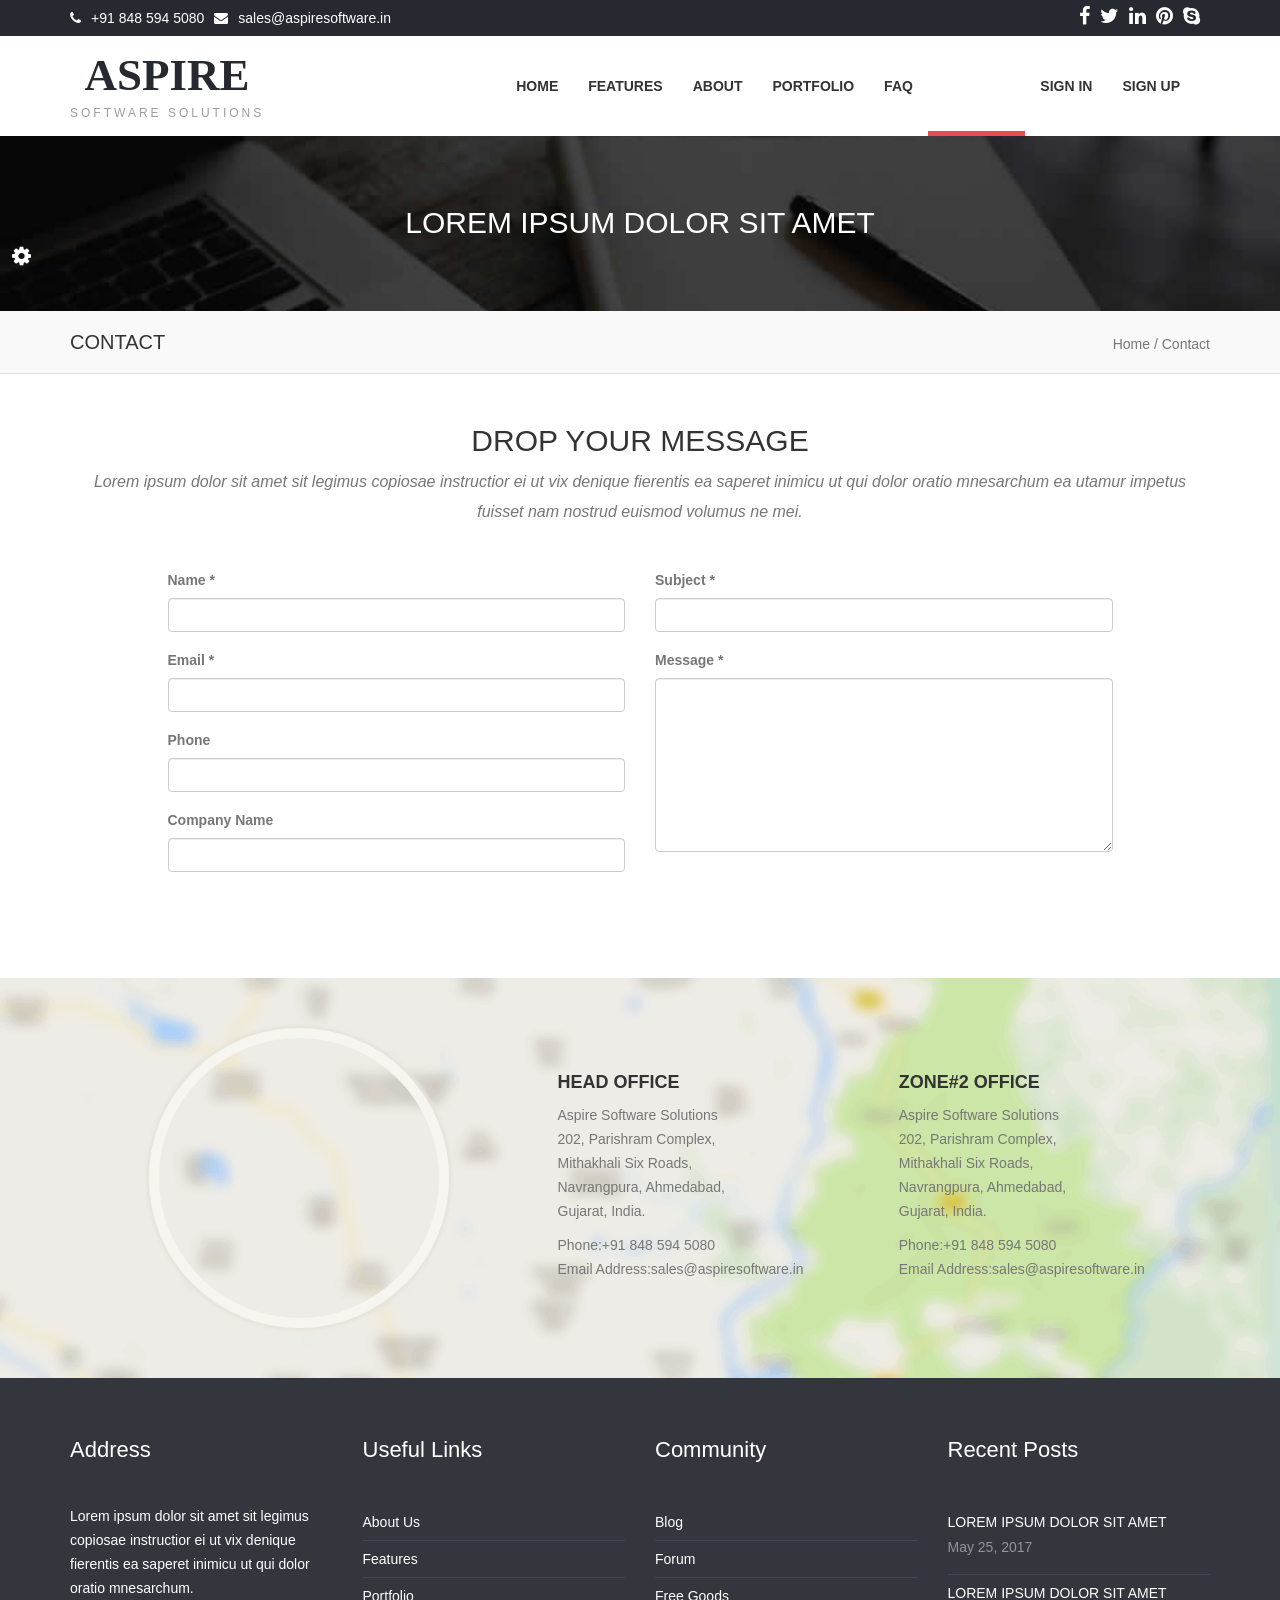
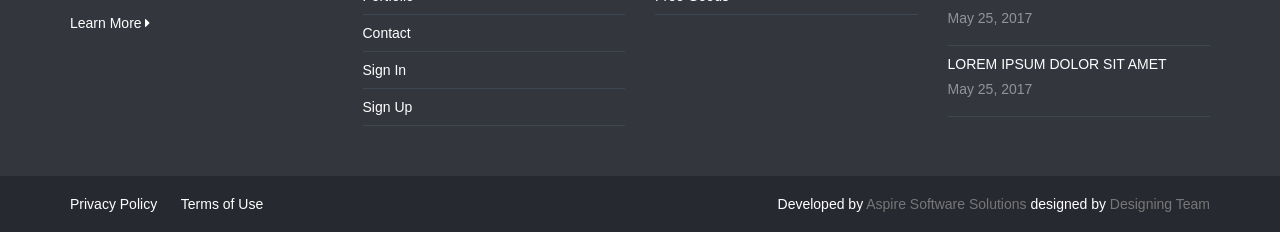
<file: contact.html>
<!DOCTYPE html>
<html>

<head>
    <meta charset="utf-8">
    <meta http-equiv="X-UA-Compatible" content="IE=edge">
    <title>Contact</title>
    <meta content="width=device-width, initial-scale=1, maximum-scale=1, user-scalable=no" name="viewport">
    <link rel="stylesheet" href="https://cdnjs.cloudflare.com/ajax/libs/font-awesome/4.5.0/css/font-awesome.min.css">
    <link rel="stylesheet" href="scss/main.css">
    <link rel="stylesheet" href="scss/skin.css">

    <script src="https://ajax.googleapis.com/ajax/libs/jquery/3.2.1/jquery.min.js"></script>
    <script src="http://netdna.bootstrapcdn.com/bootstrap/3.3.1/js/bootstrap.min.js"></script>
    <script src="./script/index.js"></script>
</head>

<body id="wrapper">

    <section id="top-header">
        <div class="container">
            <div class="row">
                <div class="col-md-6 col-sm-6 col-xs-12 top-header-links">
                    <ul class="contact_links">
                        <li><i class="fa fa-phone"></i><a href="#">+91 848 594 5080</a></li>
                        <li><i class="fa fa-envelope"></i><a href="#">sales@aspiresoftware.in</a></li>
                    </ul>
                </div>
                <div class="col-md-6 col-sm-6 col-xs-12">
                    <ul class="social_links">
                        <li><a href="#"><i class="fa fa-facebook"></i></a></li>
                        <li><a href="#"><i class="fa fa-twitter"></i></a></li>
                        <li><a href="#"><i class="fa fa-linkedin"></i></a></li>
                        <li><a href="#"><i class="fa fa-pinterest"></i></a></li>
                        <li><a href="#"><i class="fa fa-skype"></i></a></li>
                    </ul>
                </div>
            </div>
        </div>
        </div>

    </section>

    <header>
        <nav class="navbar navbar-inverse">
            <div class="container">
                <div class="navbar-header">
                    <button type="button" class="navbar-toggle collapsed" data-toggle="collapse" data-target="#navbar" aria-expanded="false" aria-controls="navbar">
				<span class="sr-only">Toggle navigation</span>
				<span class="icon-bar"></span>
				<span class="icon-bar"></span>
				<span class="icon-bar"></span>
			  </button>
                    <a class="navbar-brand" href="#">
                        <h1>Aspire</h1><span>Software Solutions</span></a>
                </div>
                <div id="navbar" class="collapse navbar-collapse navbar-right">
                    <ul class="nav navbar-nav">
                        <li><a href="index.html">Home</a></li>
                        <li><a href="features.html">Features</a></li>
                        <li><a href="about.html">About</a></li>
                        <li><a href="portfolio.html">Portfolio</a></li>
                        <li><a href="faq.html">FAQ</a></li>
                        <li class="active"><a href="#contact">Contact</a></li>
                        <li><a href="login.html">Sign In</a></li>
                        <li><a href="registration.html">Sign Up</a></li>
                    </ul>
                </div>
                <!--/.nav-collapse -->
            </div>
        </nav>
        <!--/.nav-ends -->
    </header>
    <section id="top_banner">
        <div class="banner">
            <div class="inner text-center">
                <h2>Lorem ipsum dolor sit amet</h2>
            </div>
        </div>
        <div class="page_info">
            <div class="container">
                <div class="row">
                    <div class="col-md-8 col-sm-8 col-xs-6">
                        <h4>Contact</h4>
                    </div>
                    <div class="col-md-4 col-sm-4 col-xs-6" style="text-align:right;">Home<span class="sep"> / </span><span class="current">Contact</span></div>
                </div>
            </div>
        </div>

        </div>
    </section>
    <section id="contact-page">
        <div class="container">
            <div class="section-heading text-center">
                <h2>Drop your <span>Message</span></h2>
                <p class="subheading">Lorem ipsum dolor sit amet sit legimus copiosae instructior ei ut vix denique fierentis ea saperet inimicu ut qui dolor oratio mnesarchum ea utamur impetus fuisset nam nostrud euismod volumus ne mei.</p>
            </div>
            <div class="row contact-wrap">
                <div class="status alert alert-success" style="display: none"></div>
                <form id="main-contact-form" class="contact-form" name="contact-form" method="post" action="sendemail.php">
                    <div class="col-sm-5 col-sm-offset-1">
                        <div class="form-group">
                            <label>Name *</label>
                            <input type="text" name="name" class="form-control" required="required">
                        </div>
                        <div class="form-group">
                            <label>Email *</label>
                            <input type="email" name="email" class="form-control" required="required">
                        </div>
                        <div class="form-group">
                            <label>Phone</label>
                            <input type="number" class="form-control">
                        </div>
                        <div class="form-group">
                            <label>Company Name</label>
                            <input type="text" class="form-control">
                        </div>
                    </div>
                    <div class="col-sm-5">
                        <div class="form-group">
                            <label>Subject *</label>
                            <input type="text" name="subject" class="form-control" required="required">
                        </div>
                        <div class="form-group">
                            <label>Message *</label>
                            <textarea name="message" id="message" required="required" class="form-control" rows="8"></textarea>
                        </div>
                        <div class="form-group">
                            <button type="submit" name="submit" class="btn btn-default submit-button">Submit Message <i class="fa fa-caret-right"></i></button>
                        </div>
                    </div>
                </form>
            </div>
        </div>
    </section>
    <section id="contact">
        <div class="overlay">
            <div class="gmap-area">
                <div class="container">
                    <div class="row">
                        <div class="col-sm-5">
                            <div class="gmap">
                                <iframe frameborder="0" scrolling="no" marginheight="0" marginwidth="0" src="https://maps.google.com/maps?f=q&amp;source=s_q&amp;hl=en&amp;geocode=&amp;q=JoomShaper,+Dhaka,+Dhaka+Division,+Bangladesh&amp;aq=0&amp;oq=joomshaper&amp;sll=37.0625,-95.677068&amp;sspn=42.766543,80.332031&amp;ie=UTF8&amp;hq=JoomShaper,&amp;hnear=Dhaka,+Dhaka+Division,+Bangladesh&amp;ll=23.73854,90.385504&amp;spn=0.001515,0.002452&amp;t=m&amp;z=14&amp;iwloc=A&amp;cid=1073661719450182870&amp;output=embed"></iframe>
                            </div>
                        </div>
                        <div class="col-sm-7 map-content">
                            <ul class="row">
                                <li class="col-sm-6">
                                    <address>
									<h5>Head Office</h5>
									<p>Aspire Software Solutions <br>
									202, Parishram Complex,<br>
									Mithakhali Six Roads,<br>
									Navrangpura, Ahmedabad,<br>
									Gujarat, India. </p>
										<p>Phone:+91 848 594 5080 <br>
									Email Address:sales@aspiresoftware.in</p>
								</address>

                                </li>
                                <li class="col-sm-6">
                                    <address>
									<h5>Zone#2 Office</h5>
									<p>Aspire Software Solutions <br>
									202, Parishram Complex,<br>
									Mithakhali Six Roads,<br>
									Navrangpura, Ahmedabad,<br>
									Gujarat, India. </p>
									<p>Phone:+91 848 594 5080 <br>
									Email Address:sales@aspiresoftware.in</p>
								</address>

                                </li>
                            </ul>
                        </div>
                    </div>
                </div>
            </div>
        </div>
    </section>
    <section id="footer">
        <div class="container">
            <div class="row">
                <div class="col-md-3 col-sm-3 col-xs-12 block">
                    <div class="footer-block">
                        <h4>Address</h4>
                        <hr/>
                        <p>Lorem ipsum dolor sit amet sit legimus copiosae instructior ei ut vix denique fierentis ea saperet inimicu ut qui dolor oratio mnesarchum.
                        </p>
                        <a href="#" class="learnmore">Learn More <i class="fa fa-caret-right"></i></a>
                    </div>
                </div>

                <div class="col-md-3 col-sm-3 col-xs-12 block">
                    <div class="footer-block">
                        <h4>Useful Links</h4>
                        <hr/>
                        <ul class="footer-links">
                            <li><a href="#">About Us</a></li>
                            <li><a href="#">Features</a></li>
                            <li><a href="#">Portfolio</a></li>
                            <li><a href="#">Contact</a></li>
                            <li><a href="#">Sign In</a></li>
                            <li><a href="#">Sign Up</a></li>
                        </ul>
                    </div>
                </div>

                <div class="col-md-3 col-sm-3 col-xs-12 block">
                    <div class="footer-block">
                        <h4>Community</h4>
                        <hr/>
                        <ul class="footer-links">
                            <li><a href="#">Blog</a></li>
                            <li><a href="#">Forum</a></li>
                            <li><a href="#">Free Goods</a></li>
                        </ul>
                    </div>
                </div>

                <div class="col-md-3 col-sm-3 col-xs-12 <block></block>">
                    <div class="footer-block">
                        <h4>Recent Posts</h4>
                        <hr/>
                        <ul class="footer-links">
                            <li>
                                <a href="#" class="post">Lorem ipsum dolor sit amet</a>
                                <p class="post-date">May 25, 2017</p>
                            </li>
                            <li>
                                <a href="#" class="post">Lorem ipsum dolor sit amet</a>
                                <p class="post-date">May 25, 2017</p>
                            </li>
                            <li>
                                <a href="#" class="post">Lorem ipsum dolor sit amet</a>
                                <p class="post-date">May 25, 2017</p>
                            </li>

                        </ul>
                    </div>
                </div>
            </div>
        </div>


    </section>

    <section id="bottom-footer">
        <div class="container">
            <div class="row">
                <div class="col-md-6 col-sm-6 col-xs-12 btm-footer-links">
                    <a href="#">Privacy Policy</a>
                    <a href="#">Terms of Use</a>
                </div>
                <div class="col-md-6 col-sm-6 col-xs-12 copyright">
                    Developed by <a href="#">Aspire Software Solutions</a> designed by <a href="#">Designing Team</a>
                </div>
            </div>
        </div>
    </section>


    <div id="panel">
        <div id="panel-admin">
            <div class="panel-admin-box">
                <div id="tootlbar_colors">
                    <button class="color" style="background-color:#1abac8;" onclick="mytheme(0)"></button>
                    <button class="color" style="background-color:#ff8a00;" onclick="mytheme(1)"> </button>
                    <button class="color" style="background-color:#b4de50;" onclick="mytheme(2)"> </button>
                    <button class="color" style="background-color:#e54e53;" onclick="mytheme(3)"> </button>
                    <button class="color" style="background-color:#1abc9c;" onclick="mytheme(4)"> </button>
                    <button class="color" style="background-color:#159eee;" onclick="mytheme(5)"> </button>
                </div>
            </div>

        </div>
        <a class="open" href="#"><span><i class="fa fa-gear fa-spin"></i></span></a>
    </div>
</body>

</html>
</file>
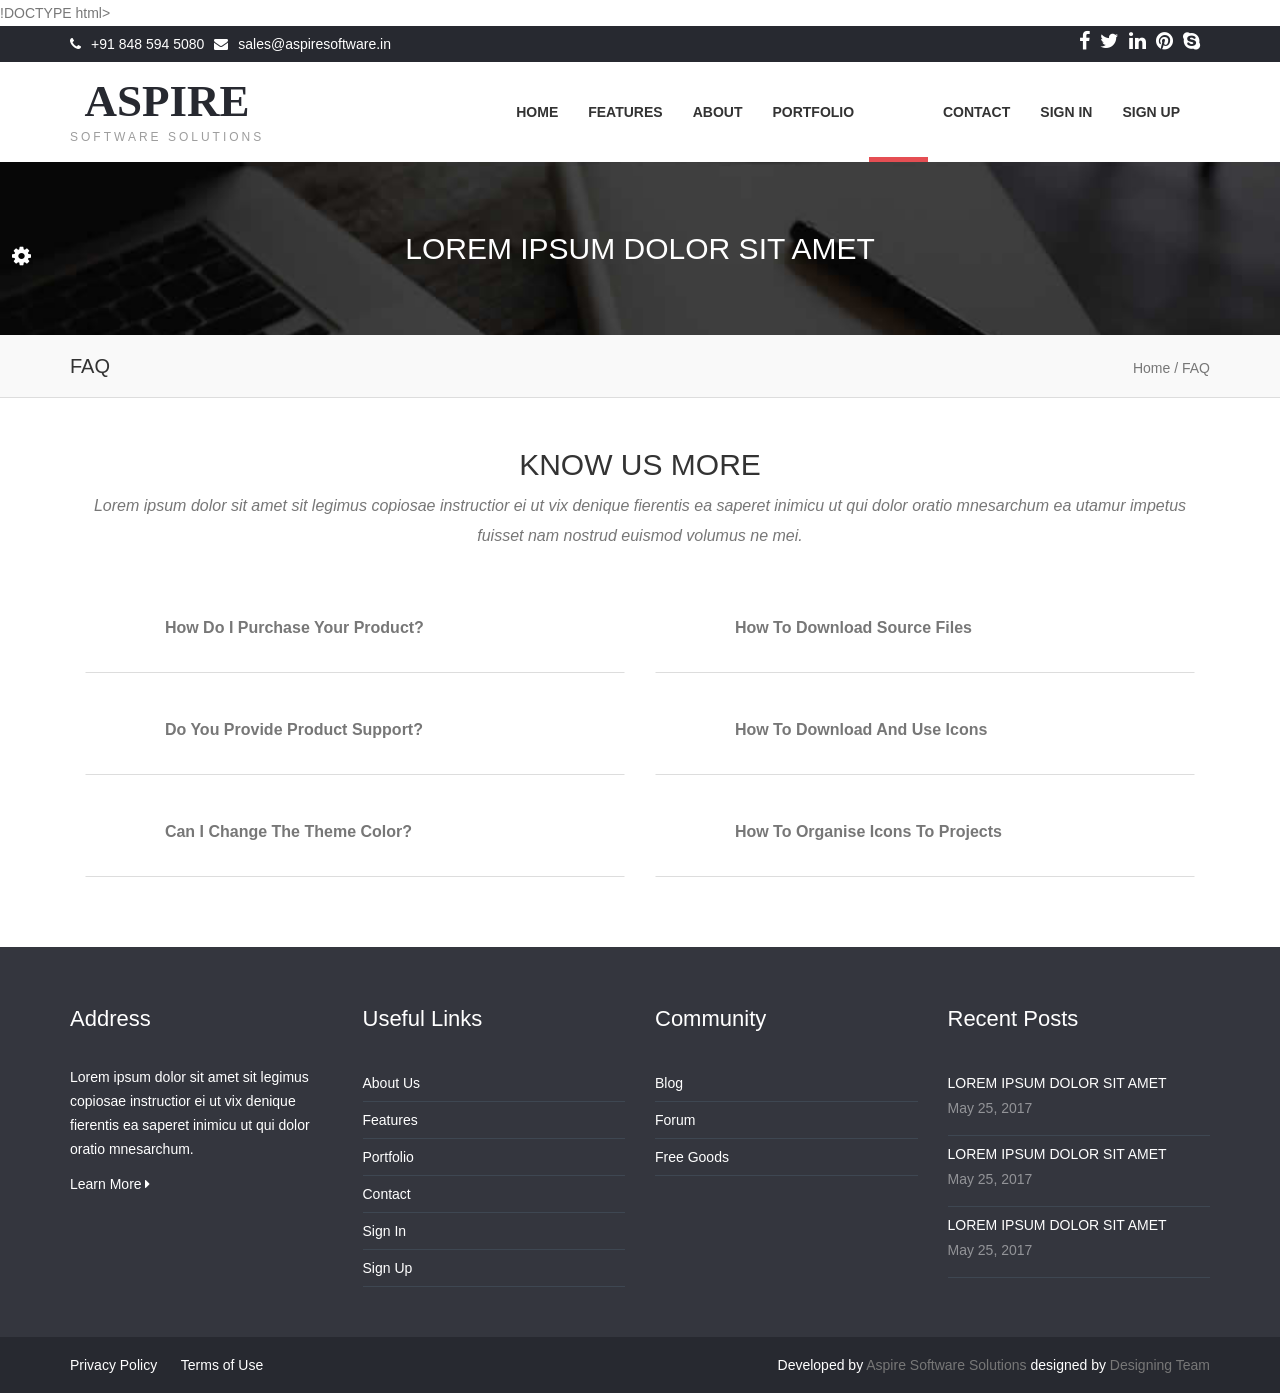
<file: faq.html>
!DOCTYPE html>
<html>

<head>
    <meta charset="utf-8">
    <meta http-equiv="X-UA-Compatible" content="IE=edge">
    <title>FAQ</title>
    <meta content="width=device-width, initial-scale=1, maximum-scale=1, user-scalable=no" name="viewport">
    <link rel="stylesheet" href="https://cdnjs.cloudflare.com/ajax/libs/font-awesome/4.5.0/css/font-awesome.min.css">
    <link rel="stylesheet" href="scss/main.css">
    <link rel="stylesheet" href="scss/skin.css">

    <script src="https://ajax.googleapis.com/ajax/libs/jquery/3.2.1/jquery.min.js"></script>
    <script src="http://netdna.bootstrapcdn.com/bootstrap/3.3.1/js/bootstrap.min.js"></script>
    <script src="./script/index.js"></script>


</head>

<body id="wrapper">

    <section id="top-header">
        <div class="container">
            <div class="row">
                <div class="col-md-6 col-sm-6 col-xs-12 top-header-links">
                    <ul class="contact_links">
                        <li><i class="fa fa-phone"></i><a href="#">+91 848 594 5080</a></li>
                        <li><i class="fa fa-envelope"></i><a href="#">sales@aspiresoftware.in</a></li>
                    </ul>
                </div>
                <div class="col-md-6 col-sm-6 col-xs-12">
                    <ul class="social_links">
                        <li><a href="#"><i class="fa fa-facebook"></i></a></li>
                        <li><a href="#"><i class="fa fa-twitter"></i></a></li>
                        <li><a href="#"><i class="fa fa-linkedin"></i></a></li>
                        <li><a href="#"><i class="fa fa-pinterest"></i></a></li>
                        <li><a href="#"><i class="fa fa-skype"></i></a></li>
                    </ul>
                </div>
            </div>
        </div>
        </div>

    </section>

    <header>
        <nav class="navbar navbar-inverse">
            <div class="container">
                <div class="navbar-header">
                    <button type="button" class="navbar-toggle collapsed" data-toggle="collapse" data-target="#navbar" aria-expanded="false" aria-controls="navbar">
				<span class="sr-only">Toggle navigation</span>
				<span class="icon-bar"></span>
				<span class="icon-bar"></span>
				<span class="icon-bar"></span>
			  </button>
                    <a class="navbar-brand" href="#">
                        <h1>Aspire</h1><span>Software Solutions</span></a>
                </div>
                <div id="navbar" class="collapse navbar-collapse navbar-right">
                    <ul class="nav navbar-nav">
                        <li><a href="index.html">Home</a></li>
                        <li><a href="features.html">Features</a></li>
                        <li><a href="#about">About</a></li>
                        <li><a href="portfolio.html">Portfolio</a></li>
                        <li class="active"><a href="faq.html">FAQ</a></li>
                        <li><a href="contact.html">Contact</a></li>
                        <li><a href="login.html">Sign In</a></li>
                        <li><a href="registration.html">Sign Up</a></li>
                    </ul>
                </div>
                <!--/.nav-collapse -->
            </div>
        </nav>
        <!--/.nav-ends -->
    </header>

    <section id="top_banner">
        <div class="banner">
            <div class="inner text-center">
                <h2>Lorem ipsum dolor sit amet</h2>
            </div>
        </div>
        <div class="page_info">
            <div class="container">
                <div class="row">
                    <div class="col-md-8 col-sm-8 col-xs-6">
                        <h4>FAQ</h4>
                    </div>
                    <div class="col-md-4 col-sm-4 col-xs-6" style="text-align:right;">Home<span class="sep"> 	/ </span><span class="current"> FAQ</span></div>
                </div>
            </div>
        </div>

        </div>
    </section>


    <section id="faq">
        <div class="titlebar">
            <div class="container">
                <div class="row">
                    <div class="section-heading text-center">
                        <div class="col-md-12 col-xs-12">
                            <h2>Know Us <span>More</span></h2>
                            <p class="subheading">Lorem ipsum dolor sit amet sit legimus copiosae instructior ei ut vix denique fierentis ea saperet inimicu ut qui dolor oratio mnesarchum ea utamur impetus fuisset nam nostrud euismod volumus ne mei.</p>
                        </div>
                    </div>
                </div>



                <div class="col-xs-12 col-sm-12 col-md-6 col-lg-6">
                    <div class="rich-accordian">
                        <div class="panel-group" id="accordion" role="tablist" aria-multiselectable="true">

                            <div class="panel panel-default">
                                <div class="panel-heading" role="tab" id="headingOne">
                                    <h4 class="panel-title">
                                        <div class="icon-circle"> <i class="fa fa-cog"></i></div>
                                        <a role="button" data-toggle="collapse" data-parent="#accordion" href="#collapseOne" aria-expanded="true" aria-controls="collapseOne">
                                    How do I purchase your product?
                                    </a>
                                    </h4>
                                </div>
                                <div id="collapseOne" class="panel-collapse collapse" role="tabpanel" aria-labelledby="headingOne">
                                    <div class="panel-body">
                                        Lorem ipsum dolor sit amet, sed in nostro latine, eu option appetere mediocritatem duo. Pro duis magna perpetua ea. Dicant epicurei gubergren eos ne, ad suas ornatus graecis nam, pri quot liber ignota no. Usu et erat propriae invenire, blandit voluptua
                                        vim at, iuvaret albucius cu ius. Te integre diceret praesent eos, impetus legimus te vim. Ne mollis veritus est.
                                    </div>
                                </div>
                            </div>

                            <div class="panel panel-default">
                                <div class="panel-heading" role="tab" id="headingTwo">
                                    <h4 class="panel-title">
                                        <div class="icon-circle"> <i class="fa fa-desktop"></i></div>
                                        <a class="collapsed" role="button" data-toggle="collapse" data-parent="#accordion" href="#collapseTwo" aria-expanded="false" aria-controls="collapseTwo">
                                     Do you provide product support?
                                    </a>
                                    </h4>
                                </div>
                                <div id="collapseTwo" class="panel-collapse collapse" role="tabpanel" aria-labelledby="headingTwo">
                                    <div class="panel-body">
                                        Anim pariatur cliche reprehenderit, enim eiusmod high life accusamus terry richardson ad squid. 3 wolf moon officia aute
                                    </div>
                                </div>
                            </div>

                            <div class="panel panel-default">
                                <div class="panel-heading" role="tab" id="headingThree">
                                    <h4 class="panel-title">
                                        <div class="icon-circle"> <i class="fa fa-magic"></i></div>
                                        <a class="collapsed" role="button" data-toggle="collapse" data-parent="#accordion" href="#collapseThree" aria-expanded="false" aria-controls="collapseThree">
                                     Can I change the theme color?
                                    </a>
                                    </h4>
                                </div>
                                <div id="collapseThree" class="panel-collapse collapse" role="tabpanel" aria-labelledby="headingThree">
                                    <div class="panel-body">
                                        Anim pariatur cliche reprehenderit, enim eiusmod high life accusamus terry richardson ad squid. 3 wolf moon officia aute
                                    </div>
                                </div>
                            </div>
                        </div>
                    </div>
                </div>


                <div class="col-xs-12 col-sm-12 col-md-6 col-lg-6">
                    <div class="rich-accordian">
                        <div class="panel-group" id="accordion" role="tablist" aria-multiselectable="true">

                            <div class="panel panel-default">
                                <div class="panel-heading" role="tab" id="headingfour">
                                    <h4 class="panel-title">
                                        <div class="icon-circle"> <i class="fa fa-cloud-download"></i></div>
                                        <a role="button" data-toggle="collapse" data-parent="#accordion" href="#collapsefour" aria-expanded="true" aria-controls="collapsefour">
                                   How to download source files
                                    </a>
                                    </h4>
                                </div>
                                <div id="collapsefour" class="panel-collapse collapse" role="tabpanel" aria-labelledby="headingfour">
                                    <div class="panel-body">
                                        Lorem ipsum dolor sit amet, sed in nostro latine, eu option appetere mediocritatem duo. Pro duis magna perpetua ea. Dicant epicurei gubergren eos ne, ad suas ornatus graecis nam, pri quot liber ignota no. Usu et erat propriae invenire, blandit voluptua
                                        vim at, iuvaret albucius cu ius. Te integre diceret praesent eos, impetus legimus te vim. Ne mollis veritus est.
                                    </div>
                                </div>
                            </div>

                            <div class="panel panel-default">
                                <div class="panel-heading" role="tab" id="headingfive">
                                    <h4 class="panel-title">
                                        <div class="icon-circle"> <i class="fa fa-fonticons"></i></div>
                                        <a class="collapsed" role="button" data-toggle="collapse" data-parent="#accordion" href="#collapsefive" aria-expanded="false" aria-controls="collapsefive">
                                    How to download and use icons
                                    </a>
                                    </h4>
                                </div>
                                <div id="collapsefive" class="panel-collapse collapse" role="tabpanel" aria-labelledby="headingfive">
                                    <div class="panel-body">
                                        Anim pariatur cliche reprehenderit, enim eiusmod high life accusamus terry richardson ad squid. 3 wolf moon officia aute
                                    </div>
                                </div>
                            </div>

                            <div class="panel panel-default">
                                <div class="panel-heading" role="tab" id="headingsix">
                                    <h4 class="panel-title">
                                        <div class="icon-circle"> <i class="fa fa-fonticons"></i></div>
                                        <a class="collapsed" role="button" data-toggle="collapse" data-parent="#accordion" href="#collapsesix" aria-expanded="false" aria-controls="collapsesix">
                                    How to organise icons to Projects
                                    </a>
                                    </h4>
                                </div>
                                <div id="collapsesix" class="panel-collapse collapse" role="tabpanel" aria-labelledby="headingsix">
                                    <div class="panel-body">
                                        Anim pariatur cliche reprehenderit, enim eiusmod high life accusamus terry richardson ad squid. 3 wolf moon officia aute
                                    </div>
                                </div>
                            </div>
                        </div>
                    </div>
                </div>

            </div>
        </div>
    </section>






    <section id="footer">
        <div class="container">
            <div class="row">
                <div class="col-md-3 col-sm-3 col-xs-12 block">
                    <div class="footer-block">
                        <h4>Address</h4>
                        <hr/>
                        <p>Lorem ipsum dolor sit amet sit legimus copiosae instructior ei ut vix denique fierentis ea saperet inimicu ut qui dolor oratio mnesarchum.
                        </p>
                        <a href="#" class="learnmore">Learn More <i class="fa fa-caret-right"></i></a>
                    </div>
                </div>

                <div class="col-md-3 col-sm-3 col-xs-12 block">
                    <div class="footer-block">
                        <h4>Useful Links</h4>
                        <hr/>
                        <ul class="footer-links">
                            <li><a href="#">About Us</a></li>
                            <li><a href="#">Features</a></li>
                            <li><a href="#">Portfolio</a></li>
                            <li><a href="#">Contact</a></li>
                            <li><a href="#">Sign In</a></li>
                            <li><a href="#">Sign Up</a></li>
                        </ul>
                    </div>
                </div>

                <div class="col-md-3 col-sm-3 col-xs-12 block">
                    <div class="footer-block">
                        <h4>Community</h4>
                        <hr/>
                        <ul class="footer-links">
                            <li><a href="#">Blog</a></li>
                            <li><a href="#">Forum</a></li>
                            <li><a href="#">Free Goods</a></li>
                        </ul>
                    </div>
                </div>

                <div class="col-md-3 col-sm-3 col-xs-12 <block></block>">
                    <div class="footer-block">
                        <h4>Recent Posts</h4>
                        <hr/>
                        <ul class="footer-links">
                            <li>
                                <a href="#" class="post">Lorem ipsum dolor sit amet</a>
                                <p class="post-date">May 25, 2017</p>
                            </li>
                            <li>
                                <a href="#" class="post">Lorem ipsum dolor sit amet</a>
                                <p class="post-date">May 25, 2017</p>
                            </li>
                            <li>
                                <a href="#" class="post">Lorem ipsum dolor sit amet</a>
                                <p class="post-date">May 25, 2017</p>
                            </li>

                        </ul>
                    </div>
                </div>
            </div>
        </div>


    </section>

    <section id="bottom-footer">
        <div class="container">
            <div class="row">
                <div class="col-md-6 col-sm-6 col-xs-12 btm-footer-links">
                    <a href="#">Privacy Policy</a>
                    <a href="#">Terms of Use</a>
                </div>
                <div class="col-md-6 col-sm-6 col-xs-12 copyright">
                    Developed by <a href="#">Aspire Software Solutions</a> designed by <a href="#">Designing Team</a>
                </div>
            </div>
        </div>
    </section>


    <div id="panel">
        <div id="panel-admin">
            <div class="panel-admin-box">
                <div id="tootlbar_colors">
                    <button class="color" style="background-color:#1abac8;" onclick="mytheme(0)"></button>
                    <button class="color" style="background-color:#ff8a00;" onclick="mytheme(1)"> </button>
                    <button class="color" style="background-color:#b4de50;" onclick="mytheme(2)"> </button>
                    <button class="color" style="background-color:#e54e53;" onclick="mytheme(3)"> </button>
                    <button class="color" style="background-color:#1abc9c;" onclick="mytheme(4)"> </button>
                    <button class="color" style="background-color:#159eee;" onclick="mytheme(5)"> </button>
                </div>
            </div>

        </div>
        <a class="open" href="#"><span><i class="fa fa-gear fa-spin"></i></span></a>
    </div>


</body>

</html>
</file>
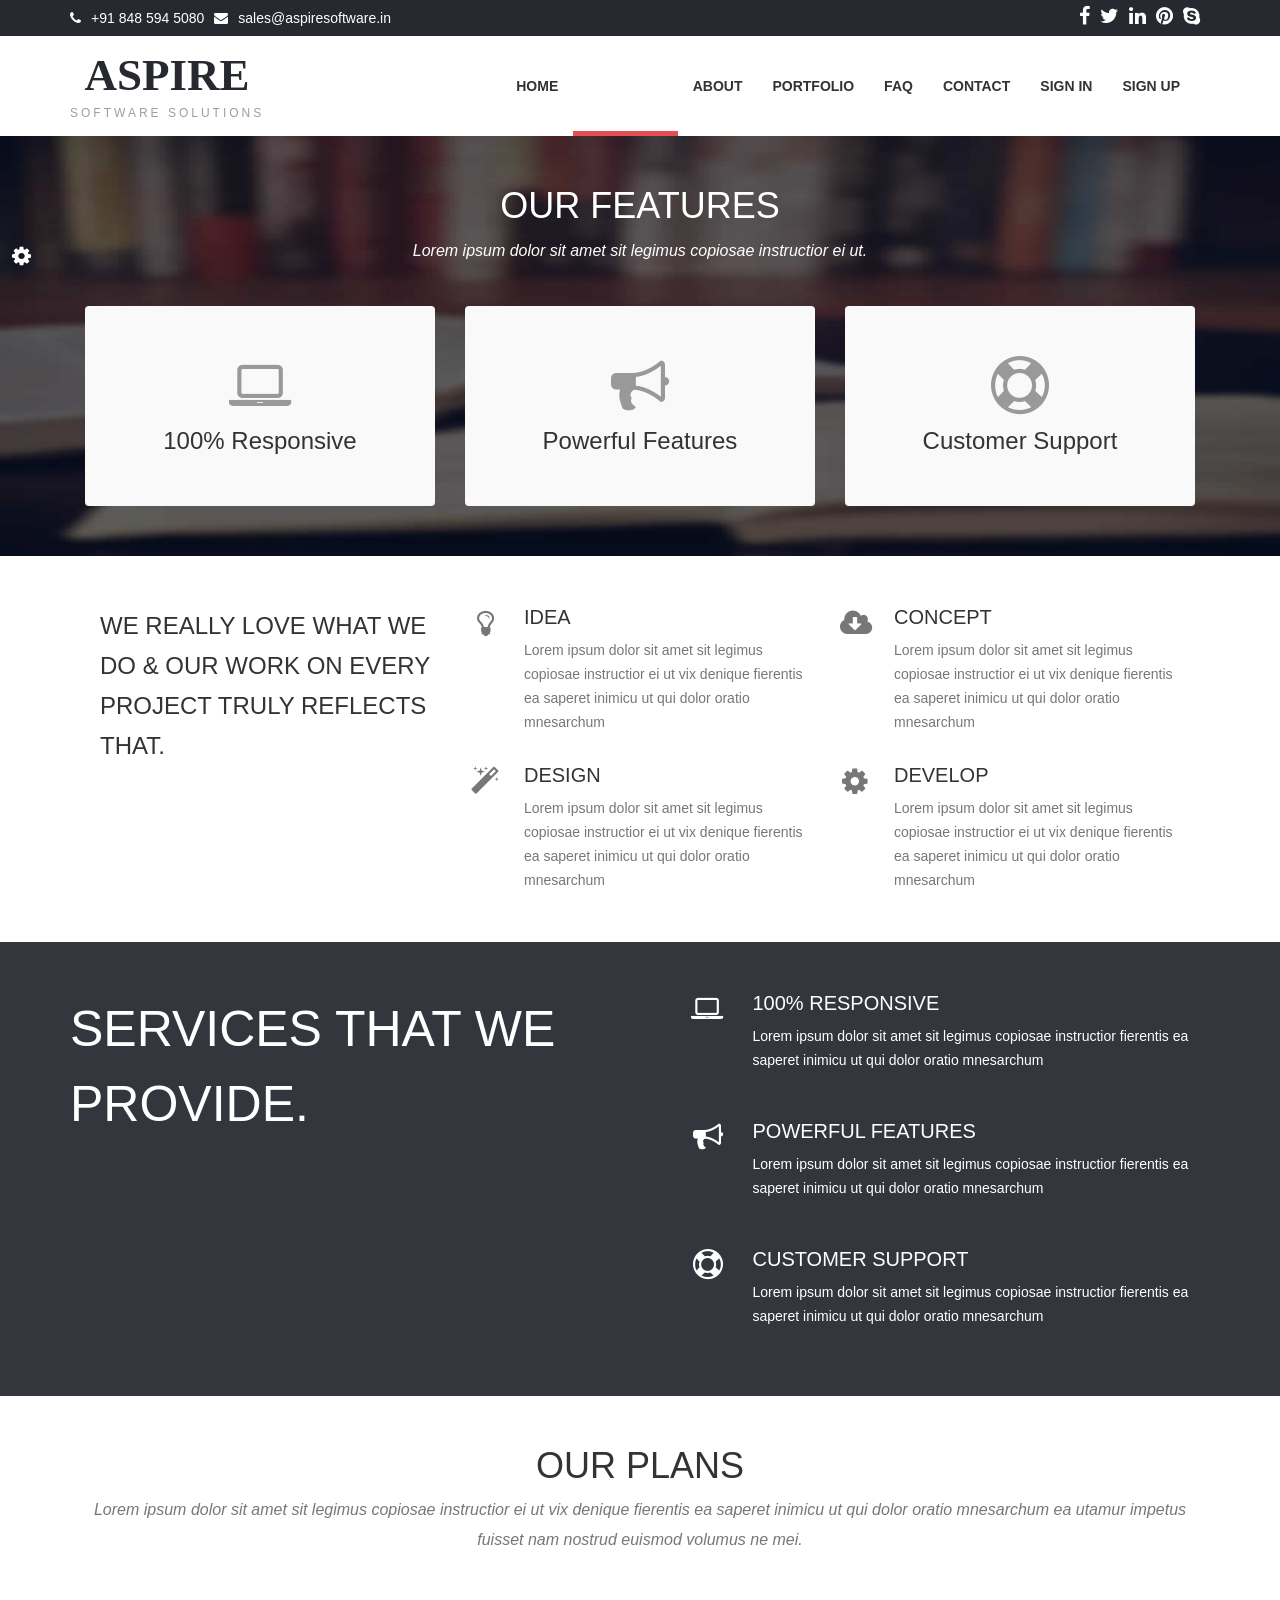
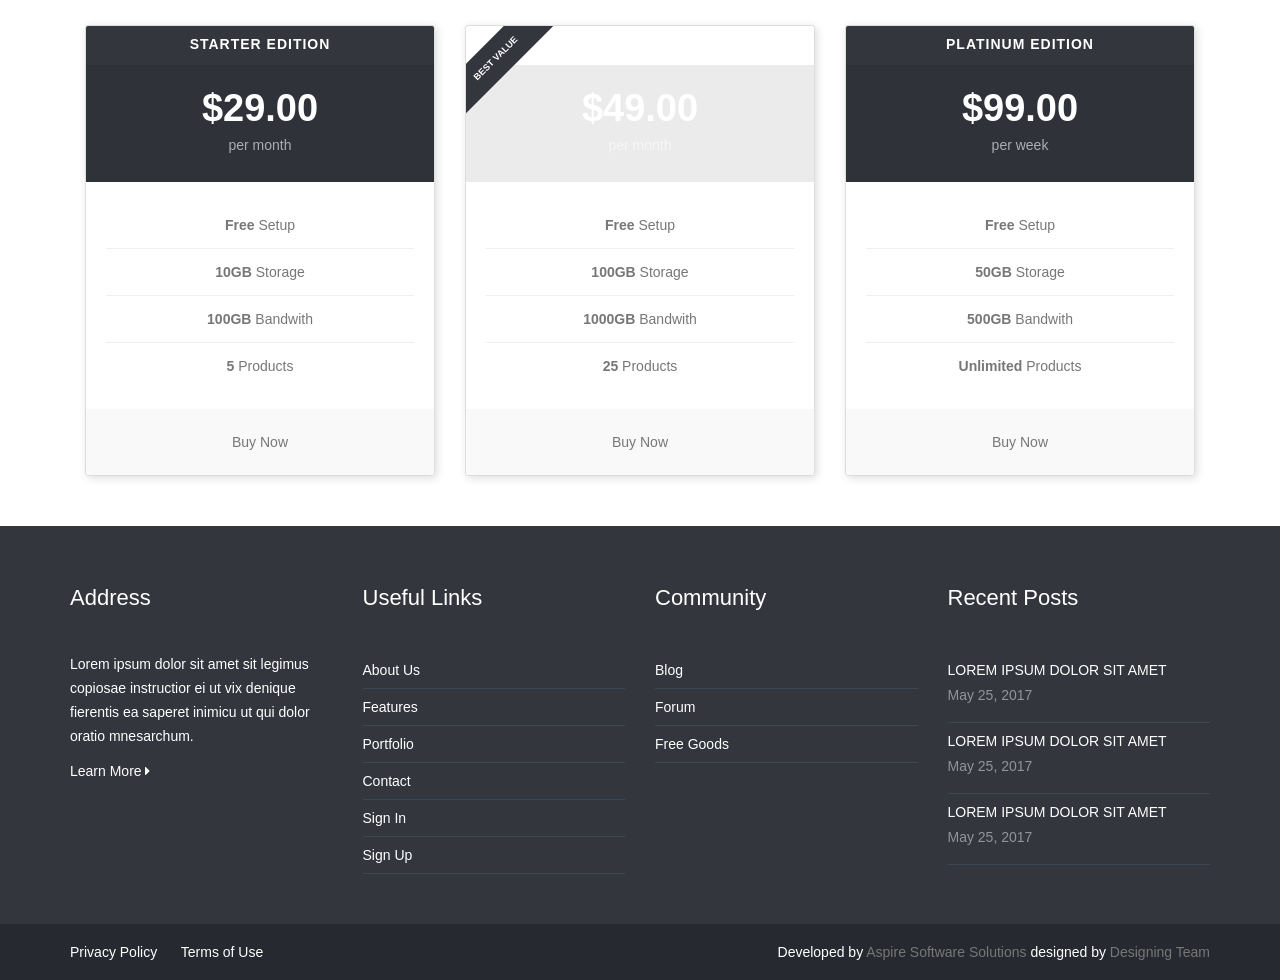
<file: features.html>
<!DOCTYPE html>
<html>

<head>
    <meta charset="utf-8">
    <meta http-equiv="X-UA-Compatible" content="IE=edge">
    <title>Features</title>
    <meta content="width=device-width, initial-scale=1, maximum-scale=1, user-scalable=no" name="viewport">
    <link rel="stylesheet" href="https://cdnjs.cloudflare.com/ajax/libs/font-awesome/4.5.0/css/font-awesome.min.css">
    <link rel="stylesheet" href="scss/main.css">
    <link rel="stylesheet" href="scss/skin.css">

    <script src="https://ajax.googleapis.com/ajax/libs/jquery/3.2.1/jquery.min.js"></script>
    <script src="http://netdna.bootstrapcdn.com/bootstrap/3.3.1/js/bootstrap.min.js"></script>
    <script src="./script/index.js"></script>
</head>

<body id="wrapper">

    <section id="top-header">
        <div class="container">
            <div class="row">
                <div class="col-md-6 col-sm-6 col-xs-12 top-header-links">
                    <ul class="contact_links">
                        <li><i class="fa fa-phone"></i><a href="#">+91 848 594 5080</a></li>
                        <li><i class="fa fa-envelope"></i><a href="#">sales@aspiresoftware.in</a></li>
                    </ul>
                </div>
                <div class="col-md-6 col-sm-6 col-xs-12">
                    <ul class="social_links">
                        <li><a href="#"><i class="fa fa-facebook"></i></a></li>
                        <li><a href="#"><i class="fa fa-twitter"></i></a></li>
                        <li><a href="#"><i class="fa fa-linkedin"></i></a></li>
                        <li><a href="#"><i class="fa fa-pinterest"></i></a></li>
                        <li><a href="#"><i class="fa fa-skype"></i></a></li>
                    </ul>
                </div>
            </div>
        </div>
        </div>

    </section>

    <header>
        <nav class="navbar navbar-inverse">
            <div class="container">
                <div class="navbar-header">
                    <button type="button" class="navbar-toggle collapsed" data-toggle="collapse" data-target="#navbar" aria-expanded="false" aria-controls="navbar">
				<span class="sr-only">Toggle navigation</span>
				<span class="icon-bar"></span>
				<span class="icon-bar"></span>
				<span class="icon-bar"></span>
			  </button>
                    <a class="navbar-brand" href="#">
                        <h1>Aspire</h1><span>Software Solutions</span></a>
                </div>
                <div id="navbar" class="collapse navbar-collapse navbar-right">
                    <ul class="nav navbar-nav">
                        <li><a href="index.html">Home</a></li>
                        <li class="active"><a href="#about">Features</a></li>
                        <li><a href="about.html">About</a></li>
                        <li><a href="portfolio.html">Portfolio</a></li>
                        <li><a href="faq.html">FAQ</a></li>
                        <li><a href="contact.html">Contact</a></li>
                        <li><a href="login.html">Sign In</a></li>
                        <li><a href="registration.html">Sign Up</a></li>
                    </ul>
                </div>
                <!--/.nav-collapse -->
            </div>
        </nav>
        <!--/.nav-ends -->
    </header>







    <section id="features-page">
        <div class="subsection1">
            <div class="container">
                <div class="section-heading text-center">
                    <h1>Our <span>Features</span></h1>
                    <p class="subheading">Lorem ipsum dolor sit amet sit legimus copiosae instructior ei ut.</p>
                </div>
                <div class="col sm_12">
                    <div class="col-sm-4 wpb_column block">
                        <div class="wpb_wrapper">
                            <div class="flip">
                                <div class="iconbox iconbox-style icon-color card clearfix">
                                    <div class="face front">
                                        <table>
                                            <tbody>
                                                <tr>
                                                    <td>
                                                        <i class="fa fa-laptop boxicon"></i>
                                                        <h3>100% Responsive</h3>
                                                    </td>
                                                </tr>
                                            </tbody>
                                        </table>
                                    </div>
                                    <div class="iconbox-box2 face back">
                                        <table>
                                            <tbody>
                                                <tr>
                                                    <td>
                                                        <h3>100% Responsive</h3>
                                                        <p>Lorem ipsum dolor sit amet sit legimus copiosae instructior ei ut vix denique fierentis ea saperet inimicu ut</p>
                                                    </td>
                                                </tr>
                                            </tbody>
                                        </table>
                                    </div>
                                </div>
                            </div>
                        </div>
                    </div>
                    <div class="col-sm-4 wpb_column block">
                        <div class="wpb_wrapper">
                            <div class="flip">
                                <div class="iconbox  iconbox-style icon-color card clearfix">
                                    <div class="iconbox-box1 face front">
                                        <table>
                                            <tbody>
                                                <tr>
                                                    <td>
                                                        <i class="fa fa-bullhorn boxicon"></i>
                                                        <h3>Powerful Features</h3>
                                                    </td>
                                                </tr>
                                            </tbody>
                                        </table>
                                    </div>
                                    <div class="iconbox-box2 face back">
                                        <table>
                                            <tbody>
                                                <tr>
                                                    <td>
                                                        <h3>Powerful Features</h3>
                                                        <p>Lorem ipsum dolor sit amet sit legimus copiosae instructior ei ut vix denique fierentis ea saperet inimicu ut</p>
                                                    </td>
                                                </tr>
                                            </tbody>
                                        </table>
                                    </div>
                                </div>
                            </div>
                        </div>
                    </div>
                    <div class="col-sm-4 wpb_colum block">
                        <div class="wpb_wrapper">
                            <div class="flip">
                                <div class="iconbox  iconbox-style icon-color card clearfix">
                                    <div class="iconbox-box1 face front">
                                        <table>
                                            <tbody>
                                                <tr>
                                                    <td>
                                                        <i class="fa fa-support boxicon"></i>
                                                        <h3>Customer Support</h3>
                                                    </td>
                                                </tr>
                                            </tbody>
                                        </table>
                                    </div>
                                    <div class="iconbox-box2 face back">
                                        <table>
                                            <tbody>
                                                <tr>
                                                    <td>
                                                        <h3>Customer Support</h3>
                                                        <p>Lorem ipsum dolor sit amet sit legimus copiosae instructior ei ut vix denique fierentis ea saperet inimicu ut</p>
                                                    </td>
                                                </tr>
                                            </tbody>
                                        </table>
                                    </div>
                                </div>
                            </div>
                        </div>
                    </div>
                </div>
            </div>
        </div>


        <div class="subsection2">
            <div class="container">
                <div class="col-xs-12 col-sm_12 col-md-12 col-lg-12 left">
                    <div class="col-xs-12 col-sm-12 col-md-4 col-lg-4 wpb_column">
                        <div class="wpb_wrapper">
                            <h3>We really love what we do & our work on every project truly reflects that.</h3>
                            <hr>
                        </div>
                    </div>
                    <div class="col-md-4 col-sm-6 wpb_column block">
                        <div class="wpb_wrapper">
                            <div class="iconbox iconbox-style-2 icon-color clearfix">
                                <div class="iconbox-icon">
                                    <i class="fa fa-lightbulb-o sl-layers boxicon"></i>
                                </div>
                                <div class="iconbox-content">
                                    <h4>IDEA</h4>
                                    <p>Lorem ipsum dolor sit amet sit legimus copiosae instructior ei ut vix denique fierentis ea saperet inimicu ut qui dolor oratio mnesarchum</p>
                                </div>
                            </div>
                            <div class="spacer"></div>
                            <div class="iconbox iconbox-style-2 icon-color clearfix">
                                <div class="iconbox-icon">
                                    <i class="fa fa-magic sl-book-open boxicon"></i>
                                </div>
                                <div class="iconbox-content nomargin">
                                    <h4>DESIGN</h4>
                                    <p>Lorem ipsum dolor sit amet sit legimus copiosae instructior ei ut vix denique fierentis ea saperet inimicu ut qui dolor oratio mnesarchum</p>
                                </div>
                            </div>
                        </div>
                    </div>
                    <div class="col-md-4 col-sm-6 wpb_column">
                        <div class="wpb_wrapper">
                            <div class="iconbox iconbox-style-2 icon-color clearfix">
                                <!-- icon-color-greyscale -->
                                <div class="iconbox-icon">
                                    <i class="fa fa-cloud-download sl-badge boxicon"></i>
                                </div>
                                <div class="iconbox-content">
                                    <h4>CONCEPT</h4>
                                    <p>Lorem ipsum dolor sit amet sit legimus copiosae instructior ei ut vix denique fierentis ea saperet inimicu ut qui dolor oratio mnesarchum</p>
                                </div>
                            </div>
                            <div class="spacer"></div>
                            <div class="iconbox iconbox-style-2 icon-color clearfix">
                                <div class="iconbox-icon">
                                    <i class="fa fa-cog sl-check boxicon"></i>
                                </div>
                                <div class="iconbox-content nomargin">
                                    <h4>DEVELOP</h4>
                                    <p>Lorem ipsum dolor sit amet sit legimus copiosae instructior ei ut vix denique fierentis ea saperet inimicu ut qui dolor oratio mnesarchum</p>
                                </div>
                            </div>
                        </div>
                    </div>
                </div>
            </div>
        </div>

        <div class="subsection3" style=" overflow-x:hidden;">

            <div class="container">
                <div class="row">
                    <div class="col-md-6 col-sm-6 col-xs-12 left-section">
                        <div class="subfeature">
                            <div class="col-md-12 col-sm-12 col-xs-12">
                                <h1><span>Services that </span>we provide.</h1>
                            </div>
                        </div>
                    </div>

                    <div class="col-md-6 col-sm-6 col-xs-12 right-section right-background">
                        <div class="subfeature">
                            <div class="featureblock">
                                <div class="col-md-2 col-xs-2 icon"><i class="fa fa-laptop feature_icon"></i></div>
                                <div class="col-md-10 col-xs-10">
                                    <h4>100% Responsive</h4>
                                    <p>Lorem ipsum dolor sit amet sit legimus copiosae instructior fierentis ea saperet inimicu ut qui dolor oratio mnesarchum</p>
                                </div>
                            </div>
                            <div class="featureblock">
                                <div class="col-md-2 col-xs-2 icon"><i class="fa fa-bullhorn feature_icon"></i></div>
                                <div class="col-md-10 col-xs-10">
                                    <h4>Powerful Features</h4>
                                    <p>Lorem ipsum dolor sit amet sit legimus copiosae instructior fierentis ea saperet inimicu ut qui dolor oratio mnesarchum</p>
                                </div>
                            </div>
                            <div class="featureblock nomargin">
                                <div class="col-md-2 col-xs-2 icon"><i class="fa fa-support feature_icon"></i></div>
                                <div class="col-md-10 col-xs-10">
                                    <h4>Customer Support</h4>
                                    <p>Lorem ipsum dolor sit amet sit legimus copiosae instructior fierentis ea saperet inimicu ut qui dolor oratio mnesarchum</p>

                                </div>
                            </div>
                        </div>

                    </div>

                </div>
            </div>
        </div>

        <!--pricing-->
        <div class="subsection4">
            <div class="container">
                <div class="col span_12">
                    <div class="col-sm-12 wpb_column column_container">
                        <div class="wpb_wrapper">
                            <div class="section-heading text-center">
                                <h1>Our <span>Plans</span></h1>
                                <p class="subheading">Lorem ipsum dolor sit amet sit legimus copiosae instructior ei ut vix denique fierentis ea saperet inimicu ut qui dolor oratio mnesarchum ea utamur impetus fuisset nam nostrud euismod volumus ne mei.</p>
                            </div>
                            <div class="row" style="margin-top:30px;">
                                <div class="wpb_column vc_column_container col-sm-4 block grow">
                                    <div class="vc_column-inner">
                                        <div class="wpb_wrapper">
                                            <div class="pricing-plan pricing-color-true">
                                                <div class="pricing-plan-head pricing-plan-1">
                                                    <h3>Starter Edition</h3>
                                                    <div class="pricing-price">
                                                        <span class="pricing-amount">$29.00</span>
                                                        <span class="pricing-per">per month</span>
                                                    </div>
                                                </div>
                                                <ul>
                                                    <li><strong>Free</strong> Setup</li>
                                                    <li><strong>10GB</strong> Storage</li>
                                                    <li><strong>100GB</strong> Bandwith</li>
                                                    <li><strong>5</strong> Products</li>
                                                    <!-- <li><strong>Basic</strong> Stats</li> -->
                                                </ul>
                                                <div class="pricing-signup">
                                                    <a href="#" class="button color-5">Buy Now</a>
                                                </div>
                                            </div>
                                        </div>
                                    </div>
                                </div>
                                <div class="wpb_column vc_column_container col-sm-4 block grow">
                                    <div class="vc_column-inner">
                                        <div class="wpb_wrapper">
                                            <div class="pricing-plan pricing-color-true ">
                                                <div class="pricing-plan-head pricing-plan-2">
                                                    <div class="featured-ribbon">Best Value</div>
                                                    <h3>Diamond Edition</h3>
                                                    <div class="pricing-price">
                                                        <span class="pricing-amount">$49.00</span>
                                                        <span class="pricing-per">per month</span>
                                                    </div>
                                                </div>
                                                <ul>
                                                    <li><strong>Free</strong> Setup</li>
                                                    <li><strong>100GB</strong> Storage</li>
                                                    <li><strong>1000GB</strong> Bandwith</li>
                                                    <li><strong>25</strong> Products</li>
                                                    <!-- <li><b>Complex</b>&nbsp;Stats</li> -->
                                                </ul>
                                                <div class="pricing-signup">
                                                    <a href="#" class="button color-5">Buy Now</a>
                                                </div>
                                            </div>
                                        </div>
                                    </div>
                                </div>
                                <div class="wpb_column vc_column_container col-sm-4 block grow">
                                    <div class="vc_column-inner ">
                                        <div class="wpb_wrapper">
                                            <div class="pricing-plan pricing-color-true">
                                                <div class="pricing-plan-head pricing-plan-1">
                                                    <h3>Platinum Edition</h3>
                                                    <div class="pricing-price">
                                                        <span class="pricing-amount">$99.00</span>
                                                        <span class="pricing-per">per week</span>
                                                    </div>
                                                </div>
                                                <ul>
                                                    <li><strong>Free</strong> Setup</li>
                                                    <li><strong>50GB</strong> Storage</li>
                                                    <li><strong>500GB</strong> Bandwith</li>
                                                    <li><b>Unlimited</b> Products</li>
                                                    <!-- <li><b>Complex</b> Stats</li> -->
                                                </ul>
                                                <div class="pricing-signup">
                                                    <a href="#" class="button color-5">Buy Now</a>
                                                </div>
                                            </div>
                                        </div>
                                    </div>
                                </div>
                            </div>
                        </div>
                    </div>
                </div>
            </div>
        </div>
    </section>

    <section id="footer">
        <div class="container">
            <div class="row">
                <div class="col-md-3 col-sm-3 col-xs-12 block">
                    <div class="footer-block">
                        <h4>Address</h4>
                        <hr/>
                        <p>Lorem ipsum dolor sit amet sit legimus copiosae instructior ei ut vix denique fierentis ea saperet inimicu ut qui dolor oratio mnesarchum.
                        </p>
                        <a href="#" class="learnmore">Learn More <i class="fa fa-caret-right"></i></a>
                    </div>
                </div>

                <div class="col-md-3 col-sm-3 col-xs-12 block">
                    <div class="footer-block">
                        <h4>Useful Links</h4>
                        <hr/>
                        <ul class="footer-links">
                            <li><a href="#">About Us</a></li>
                            <li><a href="#">Features</a></li>
                            <li><a href="#">Portfolio</a></li>
                            <li><a href="#">Contact</a></li>
                            <li><a href="#">Sign In</a></li>
                            <li><a href="#">Sign Up</a></li>
                        </ul>
                    </div>
                </div>

                <div class="col-md-3 col-sm-3 col-xs-12 block">
                    <div class="footer-block">
                        <h4>Community</h4>
                        <hr/>
                        <ul class="footer-links">
                            <li><a href="#">Blog</a></li>
                            <li><a href="#">Forum</a></li>
                            <li><a href="#">Free Goods</a></li>
                        </ul>
                    </div>
                </div>

                <div class="col-md-3 col-sm-3 col-xs-12 <block></block>">
                    <div class="footer-block">
                        <h4>Recent Posts</h4>
                        <hr/>
                        <ul class="footer-links">
                            <li>
                                <a href="#" class="post">Lorem ipsum dolor sit amet</a>
                                <p class="post-date">May 25, 2017</p>
                            </li>
                            <li>
                                <a href="#" class="post">Lorem ipsum dolor sit amet</a>
                                <p class="post-date">May 25, 2017</p>
                            </li>
                            <li>
                                <a href="#" class="post">Lorem ipsum dolor sit amet</a>
                                <p class="post-date">May 25, 2017</p>
                            </li>

                        </ul>
                    </div>
                </div>
            </div>
        </div>


    </section>

    <section id="bottom-footer">
        <div class="container">
            <div class="row">
                <div class="col-md-6 col-sm-6 col-xs-12 btm-footer-links">
                    <a href="#">Privacy Policy</a>
                    <a href="#">Terms of Use</a>
                </div>
                <div class="col-md-6 col-sm-6 col-xs-12 copyright">
                    Developed by <a href="#">Aspire Software Solutions</a> designed by <a href="#">Designing Team</a>
                </div>
            </div>
        </div>
    </section>

    <div id="panel">
        <div id="panel-admin">
            <div class="panel-admin-box">
                <div id="tootlbar_colors">
                    <button class="color" style="background-color:#1abac8;" onclick="mytheme(0)"></button>
                    <button class="color" style="background-color:#ff8a00;" onclick="mytheme(1)"> </button>
                    <button class="color" style="background-color:#b4de50;" onclick="mytheme(2)"> </button>
                    <button class="color" style="background-color:#e54e53;" onclick="mytheme(3)"> </button>
                    <button class="color" style="background-color:#1abc9c;" onclick="mytheme(4)"> </button>
                    <button class="color" style="background-color:#159eee;" onclick="mytheme(5)"> </button>
                </div>
            </div>

        </div>
        <a class="open" href="#"><span><i class="fa fa-gear fa-spin"></i></span></a>
    </div>

</body>

</html>
</file>
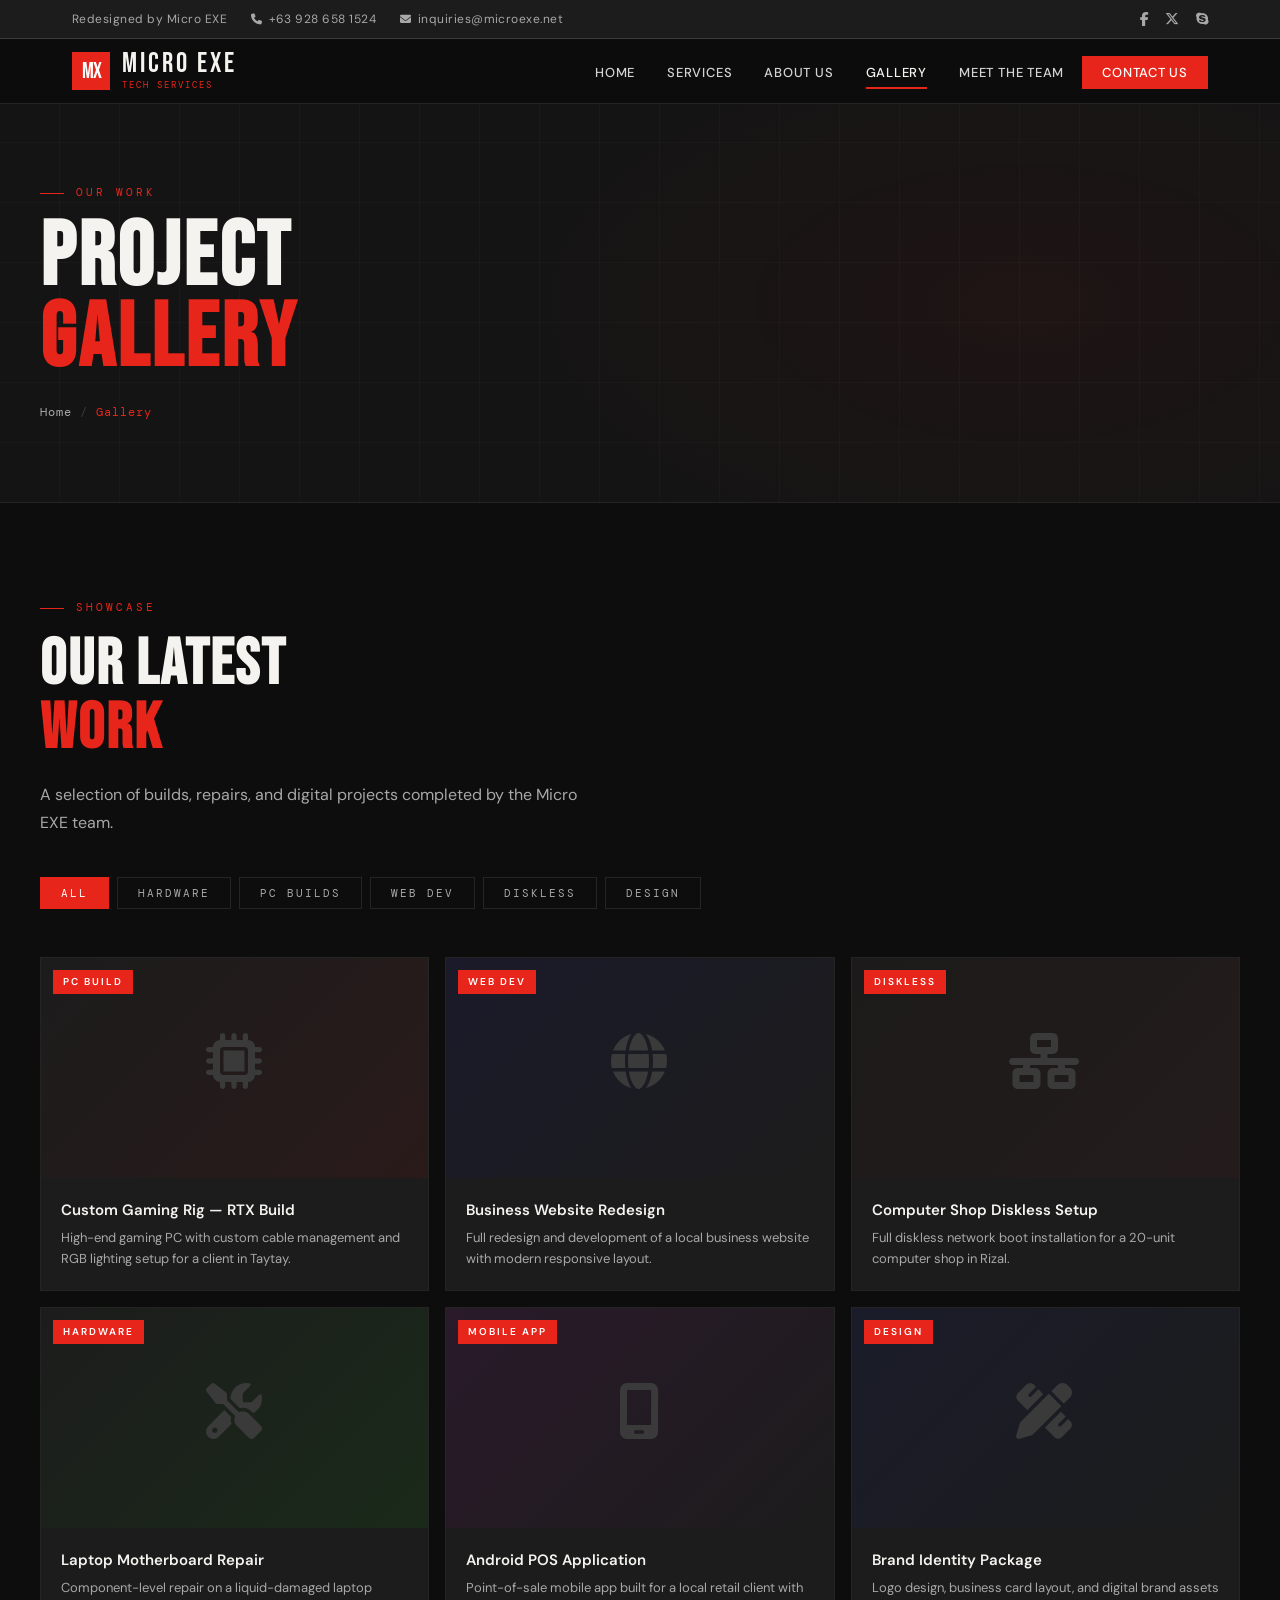
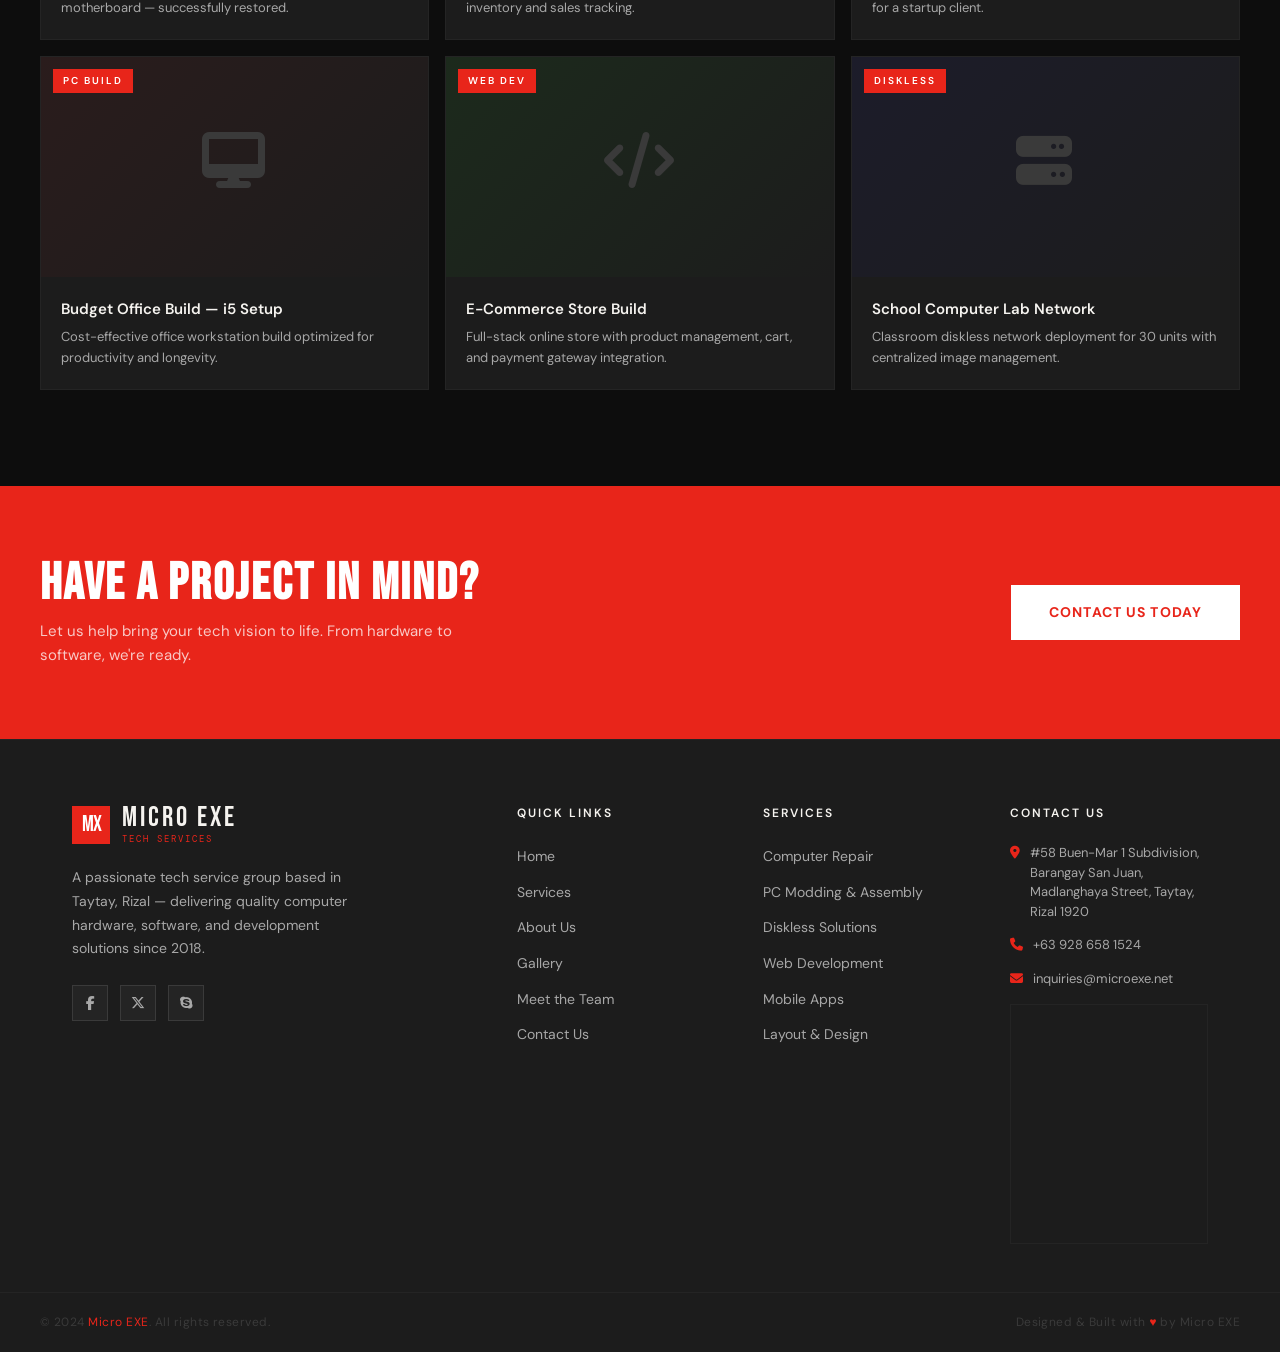
<file: gallery.html>
<!DOCTYPE html>
<html lang="en">
<head>
<meta charset="utf-8">
<meta http-equiv="X-UA-Compatible" content="IE=edge">
<meta name="viewport" content="width=device-width, initial-scale=1">
<title>Gallery — Micro EXE Tech Services</title>
<link rel="preconnect" href="https://fonts.googleapis.com">
<link href="https://fonts.googleapis.com/css2?family=Bebas+Neue&family=DM+Sans:wght@300;400;500;600&family=DM+Mono:wght@400;500&display=swap" rel="stylesheet">
<link rel="stylesheet" href="https://cdnjs.cloudflare.com/ajax/libs/font-awesome/6.5.0/css/all.min.css">
<style>
  *, *::before, *::after { box-sizing: border-box; margin: 0; padding: 0; }
  :root {
    --red: #e8251a; --red-dark: #b01a12; --red-dim: rgba(232,37,26,0.12);
    --black: #0d0d0d; --dark: #141414; --dark2: #1c1c1c; --dark3: #242424;
    --mid: #3a3a3a; --light: #a8a8a8; --lighter: #d4d4d4; --white: #f5f3ef;
    --font-display: 'Bebas Neue', sans-serif;
    --font-body: 'DM Sans', sans-serif;
    --font-mono: 'DM Mono', monospace;
  }
  html { scroll-behavior: smooth; }
  body { font-family: var(--font-body); background: var(--black); color: var(--white); overflow-x: hidden; line-height: 1.6; }
  .topbar { background: var(--dark2); border-bottom: 1px solid var(--mid); padding: 8px 0; font-size: 12px; color: var(--light); letter-spacing: 0.04em; }
  .topbar-inner { max-width: 1200px; margin: 0 auto; padding: 0 32px; display: flex; justify-content: space-between; align-items: center; flex-wrap: wrap; gap: 8px; }
  .topbar-links { display: flex; gap: 24px; align-items: center; }
  .topbar-links a, .topbar-social a { color: var(--light); text-decoration: none; transition: color 0.2s; }
  .topbar-links a:hover, .topbar-social a:hover { color: var(--red); }
  .topbar-links i { margin-right: 6px; font-size: 11px; }
  .topbar-social { display: flex; gap: 16px; }
  .topbar-social a { font-size: 14px; }
  nav { position: sticky; top: 0; z-index: 100; background: rgba(13,13,13,0.95); backdrop-filter: blur(16px); border-bottom: 1px solid var(--dark3); }
  .nav-inner { max-width: 1200px; margin: 0 auto; padding: 0 32px; display: flex; align-items: center; justify-content: space-between; height: 64px; }
  .logo { display: flex; align-items: center; gap: 12px; text-decoration: none; }
  .logo-mark { width: 38px; height: 38px; background: var(--red); display: flex; align-items: center; justify-content: center; font-family: var(--font-display); font-size: 22px; color: #fff; letter-spacing: -1px; }
  .logo-text { font-family: var(--font-display); font-size: 28px; letter-spacing: 3px; color: var(--white); line-height: 1; }
  .logo-sub { font-family: var(--font-mono); font-size: 9px; letter-spacing: 2px; color: var(--red); text-transform: uppercase; display: block; margin-top: -2px; }
  .nav-links { display: flex; gap: 4px; list-style: none; }
  .nav-links a { padding: 8px 14px; text-decoration: none; color: var(--lighter); font-size: 13px; font-weight: 500; letter-spacing: 0.06em; text-transform: uppercase; transition: color 0.2s; position: relative; }
  .nav-links a::after { content: ''; position: absolute; bottom: 0; left: 14px; right: 14px; height: 2px; background: var(--red); transform: scaleX(0); transition: transform 0.2s; }
  .nav-links a:hover { color: var(--white); }
  .nav-links a:hover::after, .nav-links a.active::after { transform: scaleX(1); }
  .nav-links a.active { color: var(--white); }
  .nav-cta { background: var(--red); color: #fff !important; padding: 8px 20px !important; }
  .nav-cta::after { display: none !important; }
  .nav-cta:hover { background: var(--red-dark) !important; }
  .hamburger { display: none; background: none; border: none; cursor: pointer; color: var(--white); font-size: 22px; }
  .mobile-nav { display: none; position: fixed; inset: 0; background: rgba(13,13,13,0.98); z-index: 200; padding: 80px 32px 40px; flex-direction: column; gap: 4px; }
  .mobile-nav.open { display: flex; }
  .mobile-nav-close { position: absolute; top: 20px; right: 24px; background: none; border: none; color: var(--white); font-size: 28px; cursor: pointer; }
  .mobile-nav a { font-family: var(--font-display); font-size: 40px; letter-spacing: 3px; color: var(--lighter); text-decoration: none; transition: color 0.2s; border-bottom: 1px solid var(--dark3); padding: 16px 0; }
  .mobile-nav a:hover { color: var(--red); }
  section { padding: 96px 32px; }
  .section-inner { max-width: 1200px; margin: 0 auto; }
  .section-tag { font-family: var(--font-mono); font-size: 11px; letter-spacing: 3px; color: var(--red); text-transform: uppercase; display: flex; align-items: center; gap: 12px; margin-bottom: 16px; }
  .section-tag::before { content: ''; width: 24px; height: 1px; background: var(--red); }
  h2.section-title { font-family: var(--font-display); font-size: clamp(40px, 5vw, 64px); letter-spacing: 2px; line-height: 1; color: var(--white); margin-bottom: 20px; }
  h2.section-title span { color: var(--red); }
  .section-sub { font-size: 16px; color: var(--light); max-width: 560px; line-height: 1.75; }
  .page-hero { position: relative; padding: 80px 32px; background: var(--dark); overflow: hidden; border-bottom: 1px solid var(--dark3); }
  .page-hero-bg { position: absolute; inset: 0; background: radial-gradient(ellipse 60% 100% at 80% 50%, rgba(232,37,26,0.05) 0%, transparent 70%), repeating-linear-gradient(0deg, transparent, transparent 59px, rgba(255,255,255,0.02) 59px, rgba(255,255,255,0.02) 60px), repeating-linear-gradient(90deg, transparent, transparent 59px, rgba(255,255,255,0.02) 59px, rgba(255,255,255,0.02) 60px); }
  .page-hero-inner { max-width: 1200px; margin: 0 auto; position: relative; }
  .page-hero-title { font-family: var(--font-display); font-size: clamp(48px, 7vw, 96px); letter-spacing: 3px; line-height: 0.9; color: var(--white); margin-bottom: 24px; }
  .page-hero-title span { color: var(--red); }
  .breadcrumb { display: flex; align-items: center; gap: 8px; font-family: var(--font-mono); font-size: 12px; letter-spacing: 1px; color: var(--light); list-style: none; padding: 0; background: transparent; border-radius: 0; margin: 0; }
  .breadcrumb a { color: var(--light); text-decoration: none; transition: color 0.2s; }
  .breadcrumb a:hover { color: var(--red); }
  .breadcrumb .sep { color: var(--mid); }
  .breadcrumb .current { color: var(--red); }
  .cta-band { background: var(--red); padding: 72px 32px; }
  .cta-inner { max-width: 1200px; margin: 0 auto; display: flex; align-items: center; justify-content: space-between; gap: 32px; flex-wrap: wrap; }
  .cta-band h2 { font-family: var(--font-display); font-size: clamp(36px, 4vw, 56px); letter-spacing: 2px; color: #fff; line-height: 1; }
  .cta-band p { color: rgba(255,255,255,0.75); font-size: 15px; margin-top: 10px; max-width: 480px; }
  .btn-white { background: #fff; color: var(--red); border: 2px solid #fff; padding: 14px 36px; font-family: var(--font-body); font-size: 14px; font-weight: 700; letter-spacing: 0.08em; text-transform: uppercase; text-decoration: none; white-space: nowrap; transition: all 0.2s; display: inline-block; }
  .btn-white:hover { background: transparent; color: #fff; }
  footer { background: var(--dark2); border-top: 1px solid var(--dark3); }
  .footer-main { max-width: 1200px; margin: 0 auto; padding: 64px 32px 48px; display: grid; grid-template-columns: 2fr 1fr 1fr 1fr; gap: 48px; }
  .footer-brand .logo { margin-bottom: 20px; display: inline-flex; }
  .footer-brand p { font-size: 14px; color: var(--light); line-height: 1.7; max-width: 280px; margin-bottom: 24px; }
  .footer-social { display: flex; gap: 12px; }
  .footer-social a { width: 36px; height: 36px; background: var(--dark3); border: 1px solid var(--mid); display: flex; align-items: center; justify-content: center; color: var(--light); font-size: 14px; text-decoration: none; transition: all 0.2s; }
  .footer-social a:hover { background: var(--red); border-color: var(--red); color: #fff; }
  .footer-col h4 { font-size: 12px; letter-spacing: 2px; text-transform: uppercase; color: var(--white); margin-bottom: 20px; font-weight: 600; }
  .footer-col ul { list-style: none; display: flex; flex-direction: column; gap: 10px; }
  .footer-col a { color: var(--light); text-decoration: none; font-size: 14px; transition: color 0.2s; }
  .footer-col a:hover { color: var(--red); }
  .footer-contact-item { display: flex; align-items: flex-start; gap: 10px; margin-bottom: 14px; }
  .footer-contact-item i { color: var(--red); font-size: 13px; margin-top: 3px; }
  .footer-contact-item span { font-size: 13px; color: var(--light); line-height: 1.5; }
  .footer-bottom { border-top: 1px solid var(--dark3); padding: 20px 32px; }
  .footer-bottom-inner { max-width: 1200px; margin: 0 auto; display: flex; justify-content: space-between; align-items: center; gap: 16px; flex-wrap: wrap; }
  .footer-bottom p { font-size: 12px; color: var(--mid); letter-spacing: 0.04em; }
  .footer-bottom span { color: var(--red); }
  .map-wrap { border: 1px solid var(--dark3); overflow: hidden; height: 240px; }
  .map-wrap iframe { width: 100%; height: 100%; border: 0; filter: grayscale(1) invert(0.85) contrast(1.1); }

  /* ─── GALLERY PAGE ─── */
  #gallery-section { background: var(--black); }
  .gallery-filters { display: flex; gap: 8px; flex-wrap: wrap; margin: 40px 0 48px; }
  .filter-btn { background: transparent; border: 1px solid var(--dark3); color: var(--light); padding: 8px 20px; font-family: var(--font-mono); font-size: 11px; letter-spacing: 2px; text-transform: uppercase; cursor: pointer; transition: all 0.2s; }
  .filter-btn:hover, .filter-btn.active { background: var(--red); border-color: var(--red); color: #fff; }
  .gallery-grid { display: grid; grid-template-columns: repeat(3, 1fr); gap: 16px; }
  .gallery-item { background: var(--dark2); border: 1px solid var(--dark3); overflow: hidden; transition: border-color 0.2s; }
  .gallery-item:hover { border-color: var(--mid); }
  .gallery-item:hover .gallery-overlay { opacity: 1; }
  .gallery-img { height: 220px; position: relative; overflow: hidden; display: flex; align-items: center; justify-content: center; }
  .gallery-img-placeholder { font-family: var(--font-display); font-size: 42px; color: var(--mid); letter-spacing: 2px; }
  .gallery-overlay { position: absolute; inset: 0; background: rgba(232,37,26,0.85); display: flex; align-items: center; justify-content: center; gap: 16px; opacity: 0; transition: opacity 0.3s; }
  .gallery-overlay a { width: 44px; height: 44px; border: 2px solid #fff; display: flex; align-items: center; justify-content: center; color: #fff; font-size: 16px; text-decoration: none; transition: background 0.2s; }
  .gallery-overlay a:hover { background: #fff; color: var(--red); }
  .gallery-tag { position: absolute; top: 12px; left: 12px; background: var(--red); color: #fff; font-size: 10px; letter-spacing: 2px; text-transform: uppercase; padding: 4px 10px; font-weight: 600; }
  .gallery-body { padding: 20px; }
  .gallery-body h3 { font-size: 15px; font-weight: 600; color: var(--white); margin-bottom: 6px; }
  .gallery-body p { font-size: 13px; color: var(--light); line-height: 1.6; }

  @keyframes fadeUp { from { opacity: 0; transform: translateY(24px); } to { opacity: 1; transform: translateY(0); } }
  .fade-up { animation: fadeUp 0.7s ease forwards; }
  .delay-1 { animation-delay: 0.1s; opacity: 0; }
  .delay-2 { animation-delay: 0.22s; opacity: 0; }

  @media (max-width: 960px) {
    .gallery-grid { grid-template-columns: 1fr 1fr; }
    .footer-main { grid-template-columns: 1fr 1fr; gap: 32px; }
    nav .nav-links { display: none; }
    .hamburger { display: block; }
  }
  @media (max-width: 640px) {
    section { padding: 64px 20px; }
    .gallery-grid { grid-template-columns: 1fr; }
    .footer-main { grid-template-columns: 1fr; }
    .topbar { display: none; }
    .cta-inner { flex-direction: column; }
    .page-hero { padding: 60px 20px; }
  }
</style>
</head>
<body>

<div class="topbar">
  <div class="topbar-inner">
    <div class="topbar-links">
      <span>Redesigned by Micro EXE</span>
      <a href="tel:+639286581524"><i class="fa fa-phone"></i>+63 928 658 1524</a>
      <a href="mailto:inquiries@microexe.net"><i class="fa fa-envelope"></i>inquiries@microexe.net</a>
    </div>
    <div class="topbar-social">
      <a href="https://www.facebook.com/microexe" aria-label="Facebook"><i class="fab fa-facebook-f"></i></a>
      <a href="https://twitter.com/microexegaming" aria-label="Twitter"><i class="fab fa-x-twitter"></i></a>
      <a href="#" aria-label="Skype"><i class="fab fa-skype"></i></a>
    </div>
  </div>
</div>

<nav>
  <div class="nav-inner">
    <a href="index.html" class="logo">
      <div class="logo-mark">MX</div>
      <div>
        <span class="logo-text">MICRO EXE</span>
        <span class="logo-sub">Tech Services</span>
      </div>
    </a>
    <ul class="nav-links">
      <li><a href="index.html">Home</a></li>
      <li><a href="services.html">Services</a></li>
      <li><a href="about.html">About Us</a></li>
      <li><a href="gallery.html" class="active">Gallery</a></li>
      <li><a href="mtt.html">Meet the Team</a></li>
      <li><a href="contact.html" class="nav-cta">Contact Us</a></li>
    </ul>
    <button class="hamburger" onclick="document.querySelector('.mobile-nav').classList.add('open')" aria-label="Open menu">
      <i class="fas fa-bars"></i>
    </button>
  </div>
</nav>

<div class="mobile-nav">
  <button class="mobile-nav-close" onclick="document.querySelector('.mobile-nav').classList.remove('open')">
    <i class="fas fa-times"></i>
  </button>
  <a href="index.html">Home</a>
  <a href="services.html">Services</a>
  <a href="about.html">About Us</a>
  <a href="gallery.html">Gallery</a>
  <a href="mtt.html">Meet the Team</a>
  <a href="contact.html">Contact Us</a>
</div>

<section class="page-hero">
  <div class="page-hero-bg"></div>
  <div class="page-hero-inner">
    <div class="section-tag fade-up">Our Work</div>
    <h1 class="page-hero-title fade-up delay-1">PROJECT<br><span>GALLERY</span></h1>
    <div class="breadcrumb fade-up delay-2">
      <a href="index.html">Home</a>
      <span class="sep">/</span>
      <span class="current">Gallery</span>
    </div>
  </div>
</section>

<section id="gallery-section">
  <div class="section-inner">
    <div class="section-tag">Showcase</div>
    <h2 class="section-title">OUR LATEST<br><span>WORK</span></h2>
    <p class="section-sub">A selection of builds, repairs, and digital projects completed by the Micro EXE team.</p>
    <div class="gallery-filters">
      <button class="filter-btn active">All</button>
      <button class="filter-btn">Hardware</button>
      <button class="filter-btn">PC Builds</button>
      <button class="filter-btn">Web Dev</button>
      <button class="filter-btn">Diskless</button>
      <button class="filter-btn">Design</button>
    </div>
    <div class="gallery-grid">
      <div class="gallery-item">
        <div class="gallery-img" style="background: linear-gradient(135deg, #1c1c1c 0%, #2a1a1a 100%);">
          <div class="gallery-img-placeholder"><i class="fas fa-microchip" style="font-size:56px; color: #3a3a3a;"></i></div>
          <span class="gallery-tag">PC Build</span>
          <div class="gallery-overlay">
            <a href="img/gallery-1.jpg"><i class="fas fa-magnifying-glass"></i></a>
            <a href="#"><i class="fas fa-link"></i></a>
          </div>
        </div>
        <div class="gallery-body">
          <h3>Custom Gaming Rig — RTX Build</h3>
          <p>High-end gaming PC with custom cable management and RGB lighting setup for a client in Taytay.</p>
        </div>
      </div>
      <div class="gallery-item">
        <div class="gallery-img" style="background: linear-gradient(135deg, #1a1a2a 0%, #1c1c1c 100%);">
          <div class="gallery-img-placeholder"><i class="fas fa-globe" style="font-size:56px; color: #3a3a3a;"></i></div>
          <span class="gallery-tag">Web Dev</span>
          <div class="gallery-overlay">
            <a href="img/gallery-2.jpg"><i class="fas fa-magnifying-glass"></i></a>
            <a href="#"><i class="fas fa-link"></i></a>
          </div>
        </div>
        <div class="gallery-body">
          <h3>Business Website Redesign</h3>
          <p>Full redesign and development of a local business website with modern responsive layout.</p>
        </div>
      </div>
      <div class="gallery-item">
        <div class="gallery-img" style="background: linear-gradient(135deg, #1c1a1a 0%, #241c1c 100%);">
          <div class="gallery-img-placeholder"><i class="fas fa-network-wired" style="font-size:56px; color: #3a3a3a;"></i></div>
          <span class="gallery-tag">Diskless</span>
          <div class="gallery-overlay">
            <a href="img/gallery-3.jpg"><i class="fas fa-magnifying-glass"></i></a>
            <a href="#"><i class="fas fa-link"></i></a>
          </div>
        </div>
        <div class="gallery-body">
          <h3>Computer Shop Diskless Setup</h3>
          <p>Full diskless network boot installation for a 20-unit computer shop in Rizal.</p>
        </div>
      </div>
      <div class="gallery-item">
        <div class="gallery-img" style="background: linear-gradient(135deg, #1c1c1c 0%, #1a2a1a 100%);">
          <div class="gallery-img-placeholder"><i class="fas fa-screwdriver-wrench" style="font-size:56px; color: #3a3a3a;"></i></div>
          <span class="gallery-tag">Hardware</span>
          <div class="gallery-overlay">
            <a href="img/gallery-4.jpg"><i class="fas fa-magnifying-glass"></i></a>
            <a href="#"><i class="fas fa-link"></i></a>
          </div>
        </div>
        <div class="gallery-body">
          <h3>Laptop Motherboard Repair</h3>
          <p>Component-level repair on a liquid-damaged laptop motherboard — successfully restored.</p>
        </div>
      </div>
      <div class="gallery-item">
        <div class="gallery-img" style="background: linear-gradient(135deg, #2a1a2a 0%, #1c1c1c 100%);">
          <div class="gallery-img-placeholder"><i class="fas fa-mobile-screen" style="font-size:56px; color: #3a3a3a;"></i></div>
          <span class="gallery-tag">Mobile App</span>
          <div class="gallery-overlay">
            <a href="img/gallery-5.jpg"><i class="fas fa-magnifying-glass"></i></a>
            <a href="#"><i class="fas fa-link"></i></a>
          </div>
        </div>
        <div class="gallery-body">
          <h3>Android POS Application</h3>
          <p>Point-of-sale mobile app built for a local retail client with inventory and sales tracking.</p>
        </div>
      </div>
      <div class="gallery-item">
        <div class="gallery-img" style="background: linear-gradient(135deg, #1a1c2a 0%, #1c1c1c 100%);">
          <div class="gallery-img-placeholder"><i class="fas fa-pen-ruler" style="font-size:56px; color: #3a3a3a;"></i></div>
          <span class="gallery-tag">Design</span>
          <div class="gallery-overlay">
            <a href="img/gallery-6.jpg"><i class="fas fa-magnifying-glass"></i></a>
            <a href="#"><i class="fas fa-link"></i></a>
          </div>
        </div>
        <div class="gallery-body">
          <h3>Brand Identity Package</h3>
          <p>Logo design, business card layout, and digital brand assets for a startup client.</p>
        </div>
      </div>
      <div class="gallery-item">
        <div class="gallery-img" style="background: linear-gradient(135deg, #2a1c1c 0%, #1c1c1c 100%);">
          <div class="gallery-img-placeholder"><i class="fas fa-desktop" style="font-size:56px; color: #3a3a3a;"></i></div>
          <span class="gallery-tag">PC Build</span>
          <div class="gallery-overlay">
            <a href="img/gallery-7.jpg"><i class="fas fa-magnifying-glass"></i></a>
            <a href="#"><i class="fas fa-link"></i></a>
          </div>
        </div>
        <div class="gallery-body">
          <h3>Budget Office Build — i5 Setup</h3>
          <p>Cost-effective office workstation build optimized for productivity and longevity.</p>
        </div>
      </div>
      <div class="gallery-item">
        <div class="gallery-img" style="background: linear-gradient(135deg, #1c2a1c 0%, #1c1c1c 100%);">
          <div class="gallery-img-placeholder"><i class="fas fa-code" style="font-size:56px; color: #3a3a3a;"></i></div>
          <span class="gallery-tag">Web Dev</span>
          <div class="gallery-overlay">
            <a href="img/gallery-8.jpg"><i class="fas fa-magnifying-glass"></i></a>
            <a href="#"><i class="fas fa-link"></i></a>
          </div>
        </div>
        <div class="gallery-body">
          <h3>E-Commerce Store Build</h3>
          <p>Full-stack online store with product management, cart, and payment gateway integration.</p>
        </div>
      </div>
      <div class="gallery-item">
        <div class="gallery-img" style="background: linear-gradient(135deg, #1c1c2a 0%, #1c1c1c 100%);">
          <div class="gallery-img-placeholder"><i class="fas fa-server" style="font-size:56px; color: #3a3a3a;"></i></div>
          <span class="gallery-tag">Diskless</span>
          <div class="gallery-overlay">
            <a href="img/gallery-9.jpg"><i class="fas fa-magnifying-glass"></i></a>
            <a href="#"><i class="fas fa-link"></i></a>
          </div>
        </div>
        <div class="gallery-body">
          <h3>School Computer Lab Network</h3>
          <p>Classroom diskless network deployment for 30 units with centralized image management.</p>
        </div>
      </div>
    </div>
  </div>
</section>

<div class="cta-band">
  <div class="cta-inner">
    <div>
      <h2>HAVE A PROJECT IN MIND?</h2>
      <p>Let us help bring your tech vision to life. From hardware to software, we're ready.</p>
    </div>
    <a href="contact.html" class="btn-white">Contact Us Today</a>
  </div>
</div>

<footer>
  <div class="footer-main">
    <div class="footer-brand">
      <a href="index.html" class="logo">
        <div class="logo-mark">MX</div>
        <div>
          <span class="logo-text">MICRO EXE</span>
          <span class="logo-sub">Tech Services</span>
        </div>
      </a>
      <p>A passionate tech service group based in Taytay, Rizal — delivering quality computer hardware, software, and development solutions since 2018.</p>
      <div class="footer-social">
        <a href="https://www.facebook.com/microexe" aria-label="Facebook"><i class="fab fa-facebook-f"></i></a>
        <a href="https://twitter.com/microexegaming" aria-label="Twitter"><i class="fab fa-x-twitter"></i></a>
        <a href="#" aria-label="Skype"><i class="fab fa-skype"></i></a>
      </div>
    </div>
    <div class="footer-col">
      <h4>Quick Links</h4>
      <ul>
        <li><a href="index.html">Home</a></li>
        <li><a href="services.html">Services</a></li>
        <li><a href="about.html">About Us</a></li>
        <li><a href="gallery.html">Gallery</a></li>
        <li><a href="mtt.html">Meet the Team</a></li>
        <li><a href="contact.html">Contact Us</a></li>
      </ul>
    </div>
    <div class="footer-col">
      <h4>Services</h4>
      <ul>
        <li><a href="services.html">Computer Repair</a></li>
        <li><a href="services.html">PC Modding & Assembly</a></li>
        <li><a href="services.html">Diskless Solutions</a></li>
        <li><a href="services.html">Web Development</a></li>
        <li><a href="services.html">Mobile Apps</a></li>
        <li><a href="services.html">Layout & Design</a></li>
      </ul>
    </div>
    <div class="footer-col">
      <h4>Contact Us</h4>
      <div class="footer-contact-item">
        <i class="fas fa-location-dot"></i>
        <span>#58 Buen-Mar 1 Subdivision, Barangay San Juan, Madlanghaya Street, Taytay, Rizal 1920</span>
      </div>
      <div class="footer-contact-item">
        <i class="fas fa-phone"></i>
        <span>+63 928 658 1524</span>
      </div>
      <div class="footer-contact-item">
        <i class="fas fa-envelope"></i>
        <span>inquiries@microexe.net</span>
      </div>
      <div class="map-wrap" style="margin-top:16px;">
        <iframe src="https://www.google.com/maps/embed?pb=!1m14!1m12!1m3!1d759.6879109034933!2d121.13096427453534!3d14.564181687054807!2m3!1f0!2f0!3f0!3m2!1i1024!2i768!4f13.1!5e1!3m2!1sen!2sph!4v1568114356159!5m2!1sen!2sph" allowfullscreen loading="lazy" referrerpolicy="no-referrer-when-downgrade"></iframe>
      </div>
    </div>
  </div>
  <div class="footer-bottom">
    <div class="footer-bottom-inner">
      <p>&copy; 2024 <span>Micro EXE</span>. All rights reserved.</p>
      <p>Designed &amp; Built with <span>&#9829;</span> by Micro EXE</p>
    </div>
  </div>
</footer>

<script>
  document.querySelectorAll('.filter-btn').forEach(btn => {
    btn.addEventListener('click', () => {
      document.querySelectorAll('.filter-btn').forEach(b => b.classList.remove('active'));
      btn.classList.add('active');
    });
  });
</script>

</body>
</html>
</file>
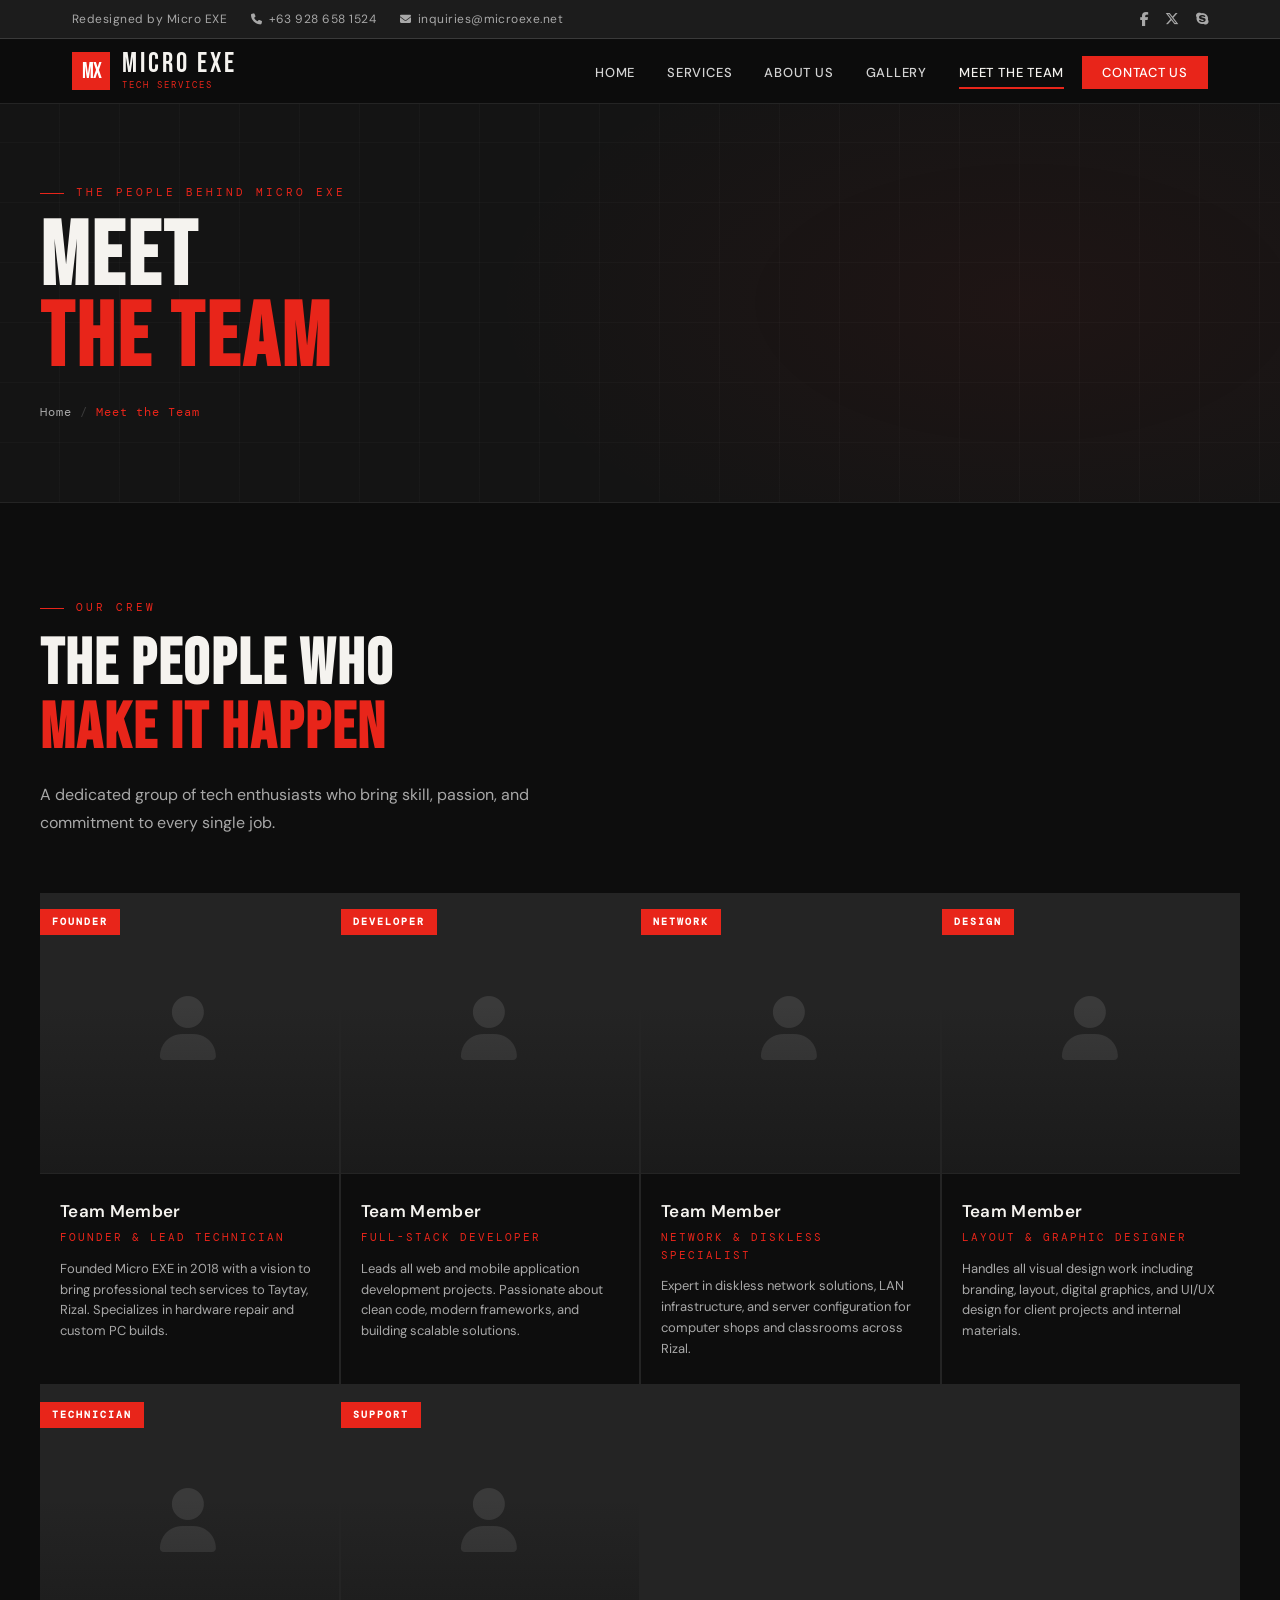
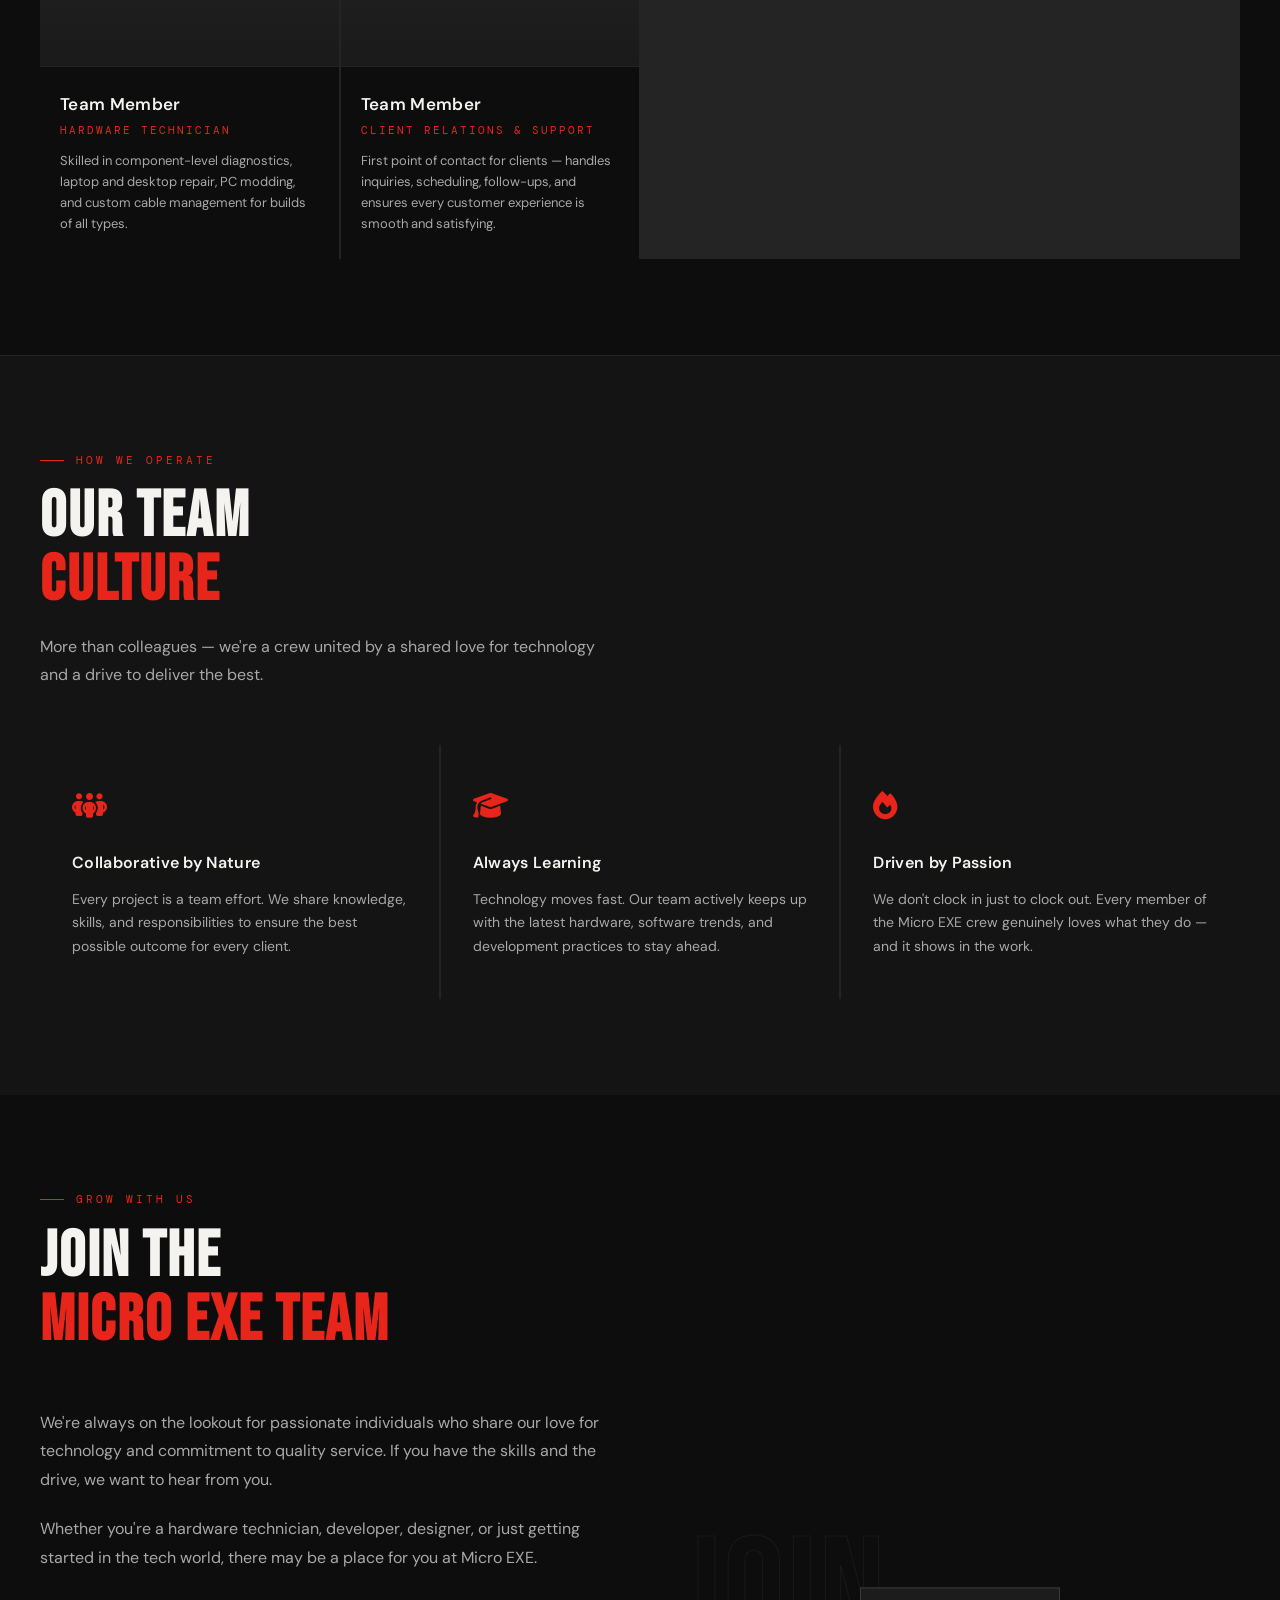
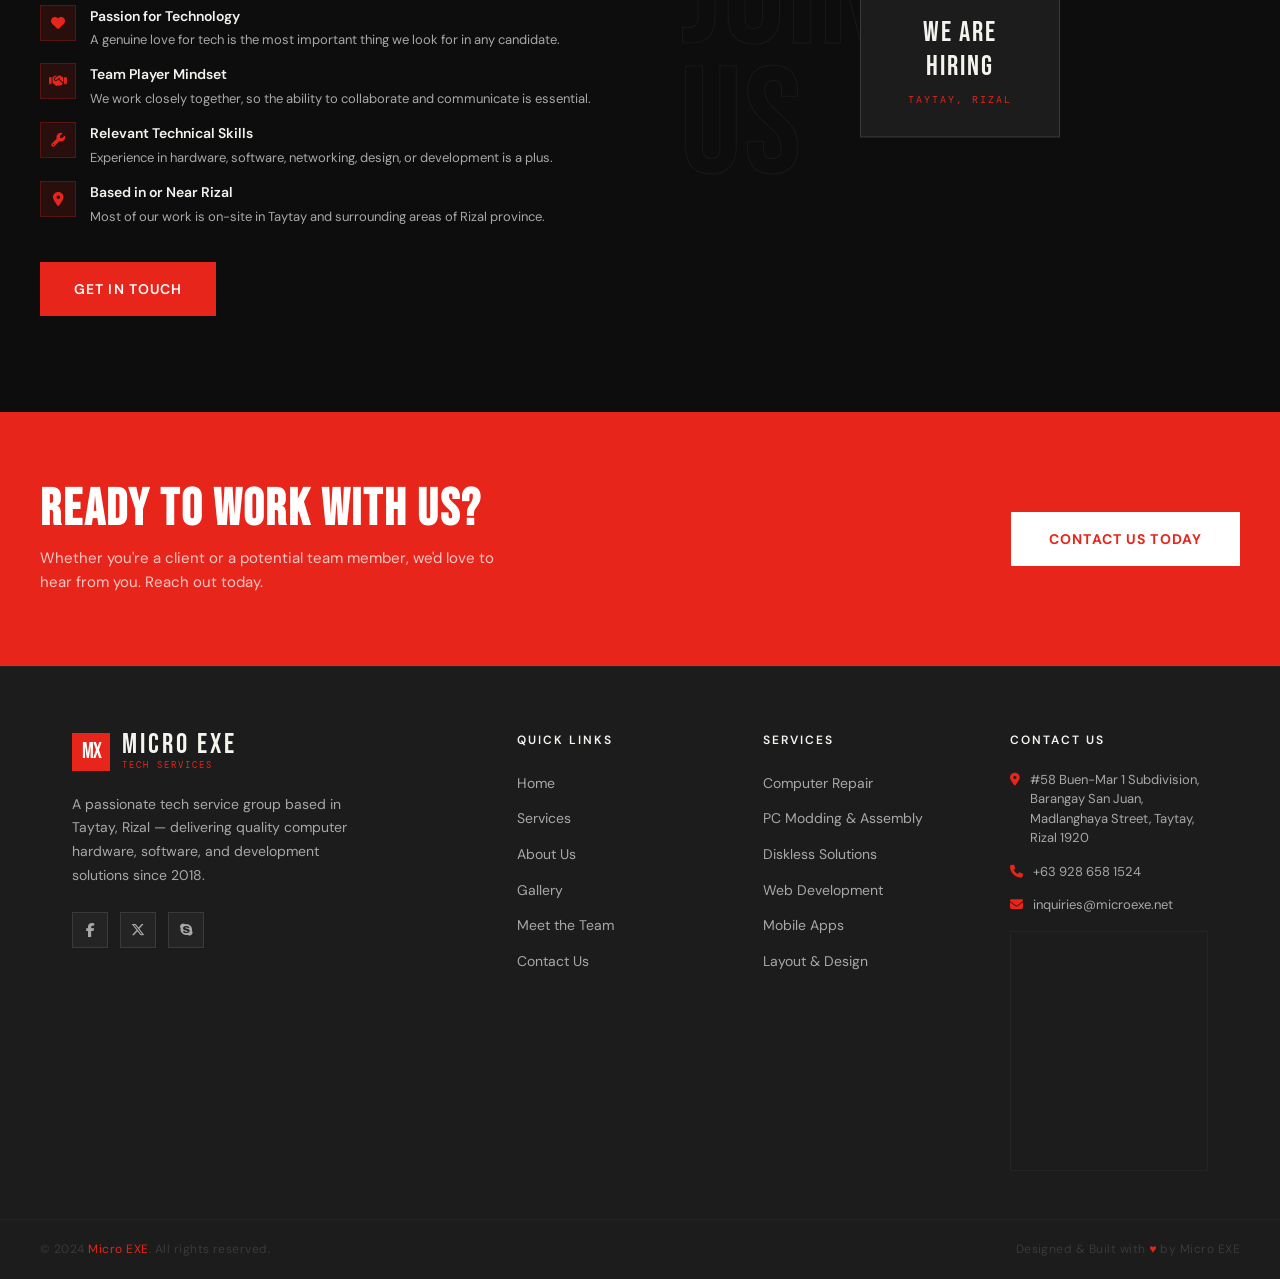
<file: mtt.html>
<!DOCTYPE html>
<html lang="en">
<head>
<meta charset="utf-8">
<meta http-equiv="X-UA-Compatible" content="IE=edge">
<meta name="viewport" content="width=device-width, initial-scale=1">
<title>Meet the Team — Micro EXE Tech Services</title>
<link rel="preconnect" href="https://fonts.googleapis.com">
<link href="https://fonts.googleapis.com/css2?family=Bebas+Neue&family=DM+Sans:wght@300;400;500;600&family=DM+Mono:wght@400;500&display=swap" rel="stylesheet">
<link rel="stylesheet" href="https://cdnjs.cloudflare.com/ajax/libs/font-awesome/6.5.0/css/all.min.css">
<style>
  *, *::before, *::after { box-sizing: border-box; margin: 0; padding: 0; }
  :root {
    --red: #e8251a; --red-dark: #b01a12; --red-dim: rgba(232,37,26,0.12);
    --black: #0d0d0d; --dark: #141414; --dark2: #1c1c1c; --dark3: #242424;
    --mid: #3a3a3a; --light: #a8a8a8; --lighter: #d4d4d4; --white: #f5f3ef;
    --font-display: 'Bebas Neue', sans-serif;
    --font-body: 'DM Sans', sans-serif;
    --font-mono: 'DM Mono', monospace;
  }
  html { scroll-behavior: smooth; }
  body { font-family: var(--font-body); background: var(--black); color: var(--white); overflow-x: hidden; line-height: 1.6; }

  /* ─── TOPBAR ─── */
  .topbar { background: var(--dark2); border-bottom: 1px solid var(--mid); padding: 8px 0; font-size: 12px; color: var(--light); letter-spacing: 0.04em; }
  .topbar-inner { max-width: 1200px; margin: 0 auto; padding: 0 32px; display: flex; justify-content: space-between; align-items: center; flex-wrap: wrap; gap: 8px; }
  .topbar-links { display: flex; gap: 24px; align-items: center; }
  .topbar-links a, .topbar-social a { color: var(--light); text-decoration: none; transition: color 0.2s; }
  .topbar-links a:hover, .topbar-social a:hover { color: var(--red); }
  .topbar-links i { margin-right: 6px; font-size: 11px; }
  .topbar-social { display: flex; gap: 16px; }
  .topbar-social a { font-size: 14px; }

  /* ─── NAV ─── */
  nav { position: sticky; top: 0; z-index: 100; background: rgba(13,13,13,0.95); backdrop-filter: blur(16px); border-bottom: 1px solid var(--dark3); }
  .nav-inner { max-width: 1200px; margin: 0 auto; padding: 0 32px; display: flex; align-items: center; justify-content: space-between; height: 64px; }
  .logo { display: flex; align-items: center; gap: 12px; text-decoration: none; }
  .logo-mark { width: 38px; height: 38px; background: var(--red); display: flex; align-items: center; justify-content: center; font-family: var(--font-display); font-size: 22px; color: #fff; letter-spacing: -1px; }
  .logo-text { font-family: var(--font-display); font-size: 28px; letter-spacing: 3px; color: var(--white); line-height: 1; }
  .logo-sub { font-family: var(--font-mono); font-size: 9px; letter-spacing: 2px; color: var(--red); text-transform: uppercase; display: block; margin-top: -2px; }
  .nav-links { display: flex; gap: 4px; list-style: none; }
  .nav-links a { padding: 8px 14px; text-decoration: none; color: var(--lighter); font-size: 13px; font-weight: 500; letter-spacing: 0.06em; text-transform: uppercase; transition: color 0.2s; position: relative; }
  .nav-links a::after { content: ''; position: absolute; bottom: 0; left: 14px; right: 14px; height: 2px; background: var(--red); transform: scaleX(0); transition: transform 0.2s; }
  .nav-links a:hover { color: var(--white); }
  .nav-links a:hover::after, .nav-links a.active::after { transform: scaleX(1); }
  .nav-links a.active { color: var(--white); }
  .nav-cta { background: var(--red); color: #fff !important; padding: 8px 20px !important; }
  .nav-cta::after { display: none !important; }
  .nav-cta:hover { background: var(--red-dark) !important; }
  .hamburger { display: none; background: none; border: none; cursor: pointer; color: var(--white); font-size: 22px; }

  /* ─── MOBILE NAV ─── */
  .mobile-nav { display: none; position: fixed; inset: 0; background: rgba(13,13,13,0.98); z-index: 200; padding: 80px 32px 40px; flex-direction: column; gap: 4px; }
  .mobile-nav.open { display: flex; }
  .mobile-nav-close { position: absolute; top: 20px; right: 24px; background: none; border: none; color: var(--white); font-size: 28px; cursor: pointer; }
  .mobile-nav a { font-family: var(--font-display); font-size: 40px; letter-spacing: 3px; color: var(--lighter); text-decoration: none; transition: color 0.2s; border-bottom: 1px solid var(--dark3); padding: 16px 0; }
  .mobile-nav a:hover { color: var(--red); }

  /* ─── SHARED SECTION STYLES ─── */
  section { padding: 96px 32px; }
  .section-inner { max-width: 1200px; margin: 0 auto; }
  .section-tag { font-family: var(--font-mono); font-size: 11px; letter-spacing: 3px; color: var(--red); text-transform: uppercase; display: flex; align-items: center; gap: 12px; margin-bottom: 16px; }
  .section-tag::before { content: ''; width: 24px; height: 1px; background: var(--red); }
  h2.section-title { font-family: var(--font-display); font-size: clamp(40px, 5vw, 64px); letter-spacing: 2px; line-height: 1; color: var(--white); margin-bottom: 20px; }
  h2.section-title span { color: var(--red); }
  .section-sub { font-size: 16px; color: var(--light); max-width: 560px; line-height: 1.75; }

  /* ─── PAGE HERO ─── */
  .page-hero { position: relative; padding: 80px 32px; background: var(--dark); overflow: hidden; border-bottom: 1px solid var(--dark3); }
  .page-hero-bg { position: absolute; inset: 0; background: radial-gradient(ellipse 60% 100% at 80% 50%, rgba(232,37,26,0.05) 0%, transparent 70%), repeating-linear-gradient(0deg, transparent, transparent 59px, rgba(255,255,255,0.02) 59px, rgba(255,255,255,0.02) 60px), repeating-linear-gradient(90deg, transparent, transparent 59px, rgba(255,255,255,0.02) 59px, rgba(255,255,255,0.02) 60px); }
  .page-hero-inner { max-width: 1200px; margin: 0 auto; position: relative; }
  .page-hero-title { font-family: var(--font-display); font-size: clamp(48px, 7vw, 96px); letter-spacing: 3px; line-height: 0.9; color: var(--white); margin-bottom: 24px; }
  .page-hero-title span { color: var(--red); }
  .breadcrumb { display: flex; align-items: center; gap: 8px; font-family: var(--font-mono); font-size: 12px; letter-spacing: 1px; color: var(--light); list-style: none; padding: 0; background: transparent; margin: 0; }
  .breadcrumb a { color: var(--light); text-decoration: none; transition: color 0.2s; }
  .breadcrumb a:hover { color: var(--red); }
  .breadcrumb .sep { color: var(--mid); }
  .breadcrumb .current { color: var(--red); }

  /* ─── TEAM GRID ─── */
  #team-section { background: var(--black); }
  .team-grid { display: grid; grid-template-columns: repeat(4, 1fr); gap: 2px; background: var(--dark3); margin-top: 56px; }
  .team-card { background: var(--black); overflow: hidden; transition: background 0.3s; position: relative; }
  .team-card:hover { background: var(--dark2); }
  .team-card:hover .team-social { opacity: 1; transform: translateY(0); }
  .team-card:hover .team-overlay { opacity: 1; }
  .team-img-wrap { position: relative; overflow: hidden; height: 280px; background: var(--dark3); display: flex; align-items: center; justify-content: center; }
  .team-img-wrap img { width: 100%; height: 100%; object-fit: cover; display: block; filter: grayscale(0.3); transition: filter 0.3s, transform 0.4s; }
  .team-card:hover .team-img-wrap img { filter: grayscale(0); transform: scale(1.04); }
  .team-img-placeholder { font-family: var(--font-display); font-size: 64px; color: var(--mid); letter-spacing: 2px; }
  .team-overlay { position: absolute; inset: 0; background: linear-gradient(to top, rgba(13,13,13,0.85) 0%, transparent 60%); opacity: 0.5; transition: opacity 0.3s; }
  .team-role-tag { position: absolute; top: 16px; left: 0; background: var(--red); color: #fff; font-family: var(--font-mono); font-size: 10px; letter-spacing: 2px; text-transform: uppercase; padding: 5px 12px; font-weight: 600; }
  .team-social { position: absolute; bottom: 16px; left: 0; right: 0; display: flex; justify-content: center; gap: 10px; opacity: 0; transform: translateY(12px); transition: all 0.3s; }
  .team-social a { width: 36px; height: 36px; background: rgba(13,13,13,0.85); border: 1px solid var(--mid); display: flex; align-items: center; justify-content: center; color: var(--lighter); font-size: 14px; text-decoration: none; transition: all 0.2s; }
  .team-social a:hover { background: var(--red); border-color: var(--red); color: #fff; }
  .team-body { padding: 24px 20px; border-top: 1px solid var(--dark3); }
  .team-name { font-size: 17px; font-weight: 600; color: var(--white); margin-bottom: 4px; letter-spacing: 0.02em; }
  .team-position { font-family: var(--font-mono); font-size: 11px; letter-spacing: 2px; text-transform: uppercase; color: var(--red); margin-bottom: 12px; }
  .team-desc { font-size: 13px; color: var(--light); line-height: 1.6; }

  /* ─── VALUES BAND ─── */
  #culture-band { background: var(--dark); border-top: 1px solid var(--dark3); }
  .culture-grid { display: grid; grid-template-columns: repeat(3, 1fr); gap: 2px; background: var(--dark3); margin-top: 56px; }
  .culture-item { background: var(--dark); padding: 40px 32px; }
  .culture-icon { font-size: 28px; color: var(--red); margin-bottom: 20px; }
  .culture-item h3 { font-size: 16px; font-weight: 600; color: var(--white); margin-bottom: 12px; letter-spacing: 0.02em; }
  .culture-item p { font-size: 14px; color: var(--light); line-height: 1.7; }

  /* ─── JOIN US ─── */
  #join-us { background: var(--black); }
  .join-inner { display: grid; grid-template-columns: 1fr 1fr; gap: 80px; align-items: center; margin-top: 56px; }
  .join-text p { color: var(--light); font-size: 16px; line-height: 1.8; margin-bottom: 20px; }
  .join-requirements { margin-top: 32px; display: flex; flex-direction: column; gap: 14px; }
  .join-req { display: flex; align-items: flex-start; gap: 14px; }
  .join-req-icon { width: 36px; height: 36px; min-width: 36px; background: var(--red-dim); border: 1px solid rgba(232,37,26,0.25); display: flex; align-items: center; justify-content: center; color: var(--red); font-size: 14px; }
  .join-req-text h4 { font-size: 14px; font-weight: 600; color: var(--white); margin-bottom: 3px; }
  .join-req-text p { font-size: 13px; color: var(--light); line-height: 1.5; margin: 0; }
  .join-graphic { position: relative; }
  .join-big-text { font-family: var(--font-display); font-size: clamp(80px, 12vw, 160px); line-height: 0.85; color: transparent; -webkit-text-stroke: 1px rgba(255,255,255,0.05); letter-spacing: 2px; user-select: none; pointer-events: none; }
  .join-badge { position: absolute; top: 50%; left: 50%; transform: translate(-50%, -50%); background: var(--dark2); border: 1px solid var(--mid); padding: 28px 36px; text-align: center; min-width: 200px; }
  .join-badge-label { font-family: var(--font-display); font-size: 28px; color: var(--white); letter-spacing: 2px; line-height: 1.2; }
  .join-badge-sub { font-family: var(--font-mono); font-size: 10px; letter-spacing: 2px; text-transform: uppercase; color: var(--red); margin-top: 8px; }

  /* ─── BUTTON ─── */
  .btn-primary { background: var(--red); color: #fff; border: 2px solid var(--red); padding: 14px 32px; font-family: var(--font-body); font-size: 14px; font-weight: 600; letter-spacing: 0.08em; text-transform: uppercase; text-decoration: none; cursor: pointer; transition: all 0.2s; display: inline-block; }
  .btn-primary:hover { background: var(--red-dark); border-color: var(--red-dark); }

  /* ─── CTA BAND ─── */
  .cta-band { background: var(--red); padding: 72px 32px; }
  .cta-inner { max-width: 1200px; margin: 0 auto; display: flex; align-items: center; justify-content: space-between; gap: 32px; flex-wrap: wrap; }
  .cta-band h2 { font-family: var(--font-display); font-size: clamp(36px, 4vw, 56px); letter-spacing: 2px; color: #fff; line-height: 1; }
  .cta-band p { color: rgba(255,255,255,0.75); font-size: 15px; margin-top: 10px; max-width: 480px; }
  .btn-white { background: #fff; color: var(--red); border: 2px solid #fff; padding: 14px 36px; font-family: var(--font-body); font-size: 14px; font-weight: 700; letter-spacing: 0.08em; text-transform: uppercase; text-decoration: none; white-space: nowrap; transition: all 0.2s; display: inline-block; }
  .btn-white:hover { background: transparent; color: #fff; }

  /* ─── FOOTER ─── */
  footer { background: var(--dark2); border-top: 1px solid var(--dark3); }
  .footer-main { max-width: 1200px; margin: 0 auto; padding: 64px 32px 48px; display: grid; grid-template-columns: 2fr 1fr 1fr 1fr; gap: 48px; }
  .footer-brand .logo { margin-bottom: 20px; display: inline-flex; }
  .footer-brand p { font-size: 14px; color: var(--light); line-height: 1.7; max-width: 280px; margin-bottom: 24px; }
  .footer-social { display: flex; gap: 12px; }
  .footer-social a { width: 36px; height: 36px; background: var(--dark3); border: 1px solid var(--mid); display: flex; align-items: center; justify-content: center; color: var(--light); font-size: 14px; text-decoration: none; transition: all 0.2s; }
  .footer-social a:hover { background: var(--red); border-color: var(--red); color: #fff; }
  .footer-col h4 { font-size: 12px; letter-spacing: 2px; text-transform: uppercase; color: var(--white); margin-bottom: 20px; font-weight: 600; }
  .footer-col ul { list-style: none; display: flex; flex-direction: column; gap: 10px; }
  .footer-col a { color: var(--light); text-decoration: none; font-size: 14px; transition: color 0.2s; }
  .footer-col a:hover { color: var(--red); }
  .footer-contact-item { display: flex; align-items: flex-start; gap: 10px; margin-bottom: 14px; }
  .footer-contact-item i { color: var(--red); font-size: 13px; margin-top: 3px; }
  .footer-contact-item span { font-size: 13px; color: var(--light); line-height: 1.5; }
  .footer-bottom { border-top: 1px solid var(--dark3); padding: 20px 32px; }
  .footer-bottom-inner { max-width: 1200px; margin: 0 auto; display: flex; justify-content: space-between; align-items: center; gap: 16px; flex-wrap: wrap; }
  .footer-bottom p { font-size: 12px; color: var(--mid); letter-spacing: 0.04em; }
  .footer-bottom span { color: var(--red); }
  .map-wrap { border: 1px solid var(--dark3); overflow: hidden; height: 240px; }
  .map-wrap iframe { width: 100%; height: 100%; border: 0; filter: grayscale(1) invert(0.85) contrast(1.1); }

  /* ─── ANIMATIONS ─── */
  @keyframes fadeUp { from { opacity: 0; transform: translateY(24px); } to { opacity: 1; transform: translateY(0); } }
  .fade-up { animation: fadeUp 0.7s ease forwards; }
  .delay-1 { animation-delay: 0.1s; opacity: 0; }
  .delay-2 { animation-delay: 0.22s; opacity: 0; }

  /* ─── RESPONSIVE ─── */
  @media (max-width: 960px) {
    .team-grid { grid-template-columns: repeat(2, 1fr); }
    .culture-grid { grid-template-columns: 1fr 1fr; }
    .join-inner { grid-template-columns: 1fr; gap: 48px; }
    .footer-main { grid-template-columns: 1fr 1fr; gap: 32px; }
    nav .nav-links { display: none; }
    .hamburger { display: block; }
  }
  @media (max-width: 640px) {
    section { padding: 64px 20px; }
    .team-grid { grid-template-columns: 1fr 1fr; }
    .culture-grid { grid-template-columns: 1fr; }
    .footer-main { grid-template-columns: 1fr; }
    .topbar { display: none; }
    .cta-inner { flex-direction: column; }
    .page-hero { padding: 60px 20px; }
    .join-graphic { display: none; }
  }
  @media (max-width: 480px) {
    .team-grid { grid-template-columns: 1fr; }
  }
</style>
</head>
<body>

<!-- TOPBAR -->
<div class="topbar">
  <div class="topbar-inner">
    <div class="topbar-links">
      <span>Redesigned by Micro EXE</span>
      <a href="tel:+639286581524"><i class="fa fa-phone"></i>+63 928 658 1524</a>
      <a href="mailto:inquiries@microexe.net"><i class="fa fa-envelope"></i>inquiries@microexe.net</a>
    </div>
    <div class="topbar-social">
      <a href="https://www.facebook.com/microexe" aria-label="Facebook"><i class="fab fa-facebook-f"></i></a>
      <a href="https://twitter.com/microexegaming" aria-label="Twitter"><i class="fab fa-x-twitter"></i></a>
      <a href="#" aria-label="Skype"><i class="fab fa-skype"></i></a>
    </div>
  </div>
</div>

<!-- NAV -->
<nav>
  <div class="nav-inner">
    <a href="index.html" class="logo">
      <div class="logo-mark">MX</div>
      <div>
        <span class="logo-text">MICRO EXE</span>
        <span class="logo-sub">Tech Services</span>
      </div>
    </a>
    <ul class="nav-links">
      <li><a href="index.html">Home</a></li>
      <li><a href="services.html">Services</a></li>
      <li><a href="about.html">About Us</a></li>
      <li><a href="gallery.html">Gallery</a></li>
      <li><a href="mtt.html" class="active">Meet the Team</a></li>
      <li><a href="contact.html" class="nav-cta">Contact Us</a></li>
    </ul>
    <button class="hamburger" onclick="document.querySelector('.mobile-nav').classList.add('open')" aria-label="Open menu">
      <i class="fas fa-bars"></i>
    </button>
  </div>
</nav>

<!-- MOBILE NAV -->
<div class="mobile-nav">
  <button class="mobile-nav-close" onclick="document.querySelector('.mobile-nav').classList.remove('open')">
    <i class="fas fa-times"></i>
  </button>
  <a href="index.html">Home</a>
  <a href="services.html">Services</a>
  <a href="about.html">About Us</a>
  <a href="gallery.html">Gallery</a>
  <a href="mtt.html">Meet the Team</a>
  <a href="contact.html">Contact Us</a>
</div>

<!-- PAGE HERO -->
<section class="page-hero">
  <div class="page-hero-bg"></div>
  <div class="page-hero-inner">
    <div class="section-tag fade-up">The People Behind Micro EXE</div>
    <h1 class="page-hero-title fade-up delay-1">MEET<br><span>THE TEAM</span></h1>
    <div class="breadcrumb fade-up delay-2">
      <a href="index.html">Home</a>
      <span class="sep">/</span>
      <span class="current">Meet the Team</span>
    </div>
  </div>
</section>

<!-- TEAM GRID -->
<section id="team-section">
  <div class="section-inner">
    <div class="section-tag">Our Crew</div>
    <h2 class="section-title">THE PEOPLE WHO<br><span>MAKE IT HAPPEN</span></h2>
    <p class="section-sub">A dedicated group of tech enthusiasts who bring skill, passion, and commitment to every single job.</p>
    <div class="team-grid">

      <div class="team-card">
        <div class="team-img-wrap">
          <div class="team-img-placeholder"><i class="fas fa-user"></i></div>
          <span class="team-role-tag">Founder</span>
          <div class="team-overlay"></div>
          <div class="team-social">
            <a href="#" aria-label="Facebook"><i class="fab fa-facebook-f"></i></a>
            <a href="#" aria-label="Twitter"><i class="fab fa-x-twitter"></i></a>
            <a href="#" aria-label="LinkedIn"><i class="fab fa-linkedin-in"></i></a>
          </div>
        </div>
        <div class="team-body">
          <div class="team-name">Team Member</div>
          <div class="team-position">Founder & Lead Technician</div>
          <p class="team-desc">Founded Micro EXE in 2018 with a vision to bring professional tech services to Taytay, Rizal. Specializes in hardware repair and custom PC builds.</p>
        </div>
      </div>

      <div class="team-card">
        <div class="team-img-wrap">
          <div class="team-img-placeholder"><i class="fas fa-user"></i></div>
          <span class="team-role-tag">Developer</span>
          <div class="team-overlay"></div>
          <div class="team-social">
            <a href="#" aria-label="Facebook"><i class="fab fa-facebook-f"></i></a>
            <a href="#" aria-label="Twitter"><i class="fab fa-x-twitter"></i></a>
            <a href="#" aria-label="GitHub"><i class="fab fa-github"></i></a>
          </div>
        </div>
        <div class="team-body">
          <div class="team-name">Team Member</div>
          <div class="team-position">Full-Stack Developer</div>
          <p class="team-desc">Leads all web and mobile application development projects. Passionate about clean code, modern frameworks, and building scalable solutions.</p>
        </div>
      </div>

      <div class="team-card">
        <div class="team-img-wrap">
          <div class="team-img-placeholder"><i class="fas fa-user"></i></div>
          <span class="team-role-tag">Network</span>
          <div class="team-overlay"></div>
          <div class="team-social">
            <a href="#" aria-label="Facebook"><i class="fab fa-facebook-f"></i></a>
            <a href="#" aria-label="Twitter"><i class="fab fa-x-twitter"></i></a>
            <a href="#" aria-label="LinkedIn"><i class="fab fa-linkedin-in"></i></a>
          </div>
        </div>
        <div class="team-body">
          <div class="team-name">Team Member</div>
          <div class="team-position">Network & Diskless Specialist</div>
          <p class="team-desc">Expert in diskless network solutions, LAN infrastructure, and server configuration for computer shops and classrooms across Rizal.</p>
        </div>
      </div>

      <div class="team-card">
        <div class="team-img-wrap">
          <div class="team-img-placeholder"><i class="fas fa-user"></i></div>
          <span class="team-role-tag">Design</span>
          <div class="team-overlay"></div>
          <div class="team-social">
            <a href="#" aria-label="Facebook"><i class="fab fa-facebook-f"></i></a>
            <a href="#" aria-label="Instagram"><i class="fab fa-instagram"></i></a>
            <a href="#" aria-label="Behance"><i class="fab fa-behance"></i></a>
          </div>
        </div>
        <div class="team-body">
          <div class="team-name">Team Member</div>
          <div class="team-position">Layout & Graphic Designer</div>
          <p class="team-desc">Handles all visual design work including branding, layout, digital graphics, and UI/UX design for client projects and internal materials.</p>
        </div>
      </div>

      <div class="team-card">
        <div class="team-img-wrap">
          <div class="team-img-placeholder"><i class="fas fa-user"></i></div>
          <span class="team-role-tag">Technician</span>
          <div class="team-overlay"></div>
          <div class="team-social">
            <a href="#" aria-label="Facebook"><i class="fab fa-facebook-f"></i></a>
            <a href="#" aria-label="Twitter"><i class="fab fa-x-twitter"></i></a>
            <a href="#" aria-label="LinkedIn"><i class="fab fa-linkedin-in"></i></a>
          </div>
        </div>
        <div class="team-body">
          <div class="team-name">Team Member</div>
          <div class="team-position">Hardware Technician</div>
          <p class="team-desc">Skilled in component-level diagnostics, laptop and desktop repair, PC modding, and custom cable management for builds of all types.</p>
        </div>
      </div>

      <div class="team-card">
        <div class="team-img-wrap">
          <div class="team-img-placeholder"><i class="fas fa-user"></i></div>
          <span class="team-role-tag">Support</span>
          <div class="team-overlay"></div>
          <div class="team-social">
            <a href="#" aria-label="Facebook"><i class="fab fa-facebook-f"></i></a>
            <a href="#" aria-label="Twitter"><i class="fab fa-x-twitter"></i></a>
            <a href="#" aria-label="LinkedIn"><i class="fab fa-linkedin-in"></i></a>
          </div>
        </div>
        <div class="team-body">
          <div class="team-name">Team Member</div>
          <div class="team-position">Client Relations & Support</div>
          <p class="team-desc">First point of contact for clients — handles inquiries, scheduling, follow-ups, and ensures every customer experience is smooth and satisfying.</p>
        </div>
      </div>

    </div>
  </div>
</section>

<!-- CULTURE BAND -->
<section id="culture-band">
  <div class="section-inner">
    <div class="section-tag">How We Operate</div>
    <h2 class="section-title">OUR TEAM<br><span>CULTURE</span></h2>
    <p class="section-sub">More than colleagues — we're a crew united by a shared love for technology and a drive to deliver the best.</p>
    <div class="culture-grid">
      <div class="culture-item">
        <div class="culture-icon"><i class="fas fa-people-group"></i></div>
        <h3>Collaborative by Nature</h3>
        <p>Every project is a team effort. We share knowledge, skills, and responsibilities to ensure the best possible outcome for every client.</p>
      </div>
      <div class="culture-item">
        <div class="culture-icon"><i class="fas fa-graduation-cap"></i></div>
        <h3>Always Learning</h3>
        <p>Technology moves fast. Our team actively keeps up with the latest hardware, software trends, and development practices to stay ahead.</p>
      </div>
      <div class="culture-item">
        <div class="culture-icon"><i class="fas fa-fire"></i></div>
        <h3>Driven by Passion</h3>
        <p>We don't clock in just to clock out. Every member of the Micro EXE crew genuinely loves what they do — and it shows in the work.</p>
      </div>
    </div>
  </div>
</section>

<!-- JOIN US -->
<section id="join-us">
  <div class="section-inner">
    <div class="section-tag">Grow with Us</div>
    <h2 class="section-title">JOIN THE<br><span>MICRO EXE TEAM</span></h2>
    <div class="join-inner">
      <div class="join-text">
        <p>We're always on the lookout for passionate individuals who share our love for technology and commitment to quality service. If you have the skills and the drive, we want to hear from you.</p>
        <p>Whether you're a hardware technician, developer, designer, or just getting started in the tech world, there may be a place for you at Micro EXE.</p>
        <div class="join-requirements">
          <div class="join-req">
            <div class="join-req-icon"><i class="fas fa-heart"></i></div>
            <div class="join-req-text">
              <h4>Passion for Technology</h4>
              <p>A genuine love for tech is the most important thing we look for in any candidate.</p>
            </div>
          </div>
          <div class="join-req">
            <div class="join-req-icon"><i class="fas fa-handshake"></i></div>
            <div class="join-req-text">
              <h4>Team Player Mindset</h4>
              <p>We work closely together, so the ability to collaborate and communicate is essential.</p>
            </div>
          </div>
          <div class="join-req">
            <div class="join-req-icon"><i class="fas fa-wrench"></i></div>
            <div class="join-req-text">
              <h4>Relevant Technical Skills</h4>
              <p>Experience in hardware, software, networking, design, or development is a plus.</p>
            </div>
          </div>
          <div class="join-req">
            <div class="join-req-icon"><i class="fas fa-location-dot"></i></div>
            <div class="join-req-text">
              <h4>Based in or Near Rizal</h4>
              <p>Most of our work is on-site in Taytay and surrounding areas of Rizal province.</p>
            </div>
          </div>
        </div>
        <a href="contact.html" class="btn-primary" style="margin-top: 36px;">Get In Touch</a>
      </div>
      <div class="join-graphic">
        <div class="join-big-text">JOIN<br>US</div>
        <div class="join-badge">
          <div class="join-badge-label">WE ARE<br>HIRING</div>
          <div class="join-badge-sub">Taytay, Rizal</div>
        </div>
      </div>
    </div>
  </div>
</section>

<!-- CTA BAND -->
<div class="cta-band">
  <div class="cta-inner">
    <div>
      <h2>READY TO WORK WITH US?</h2>
      <p>Whether you're a client or a potential team member, we'd love to hear from you. Reach out today.</p>
    </div>
    <a href="contact.html" class="btn-white">Contact Us Today</a>
  </div>
</div>

<!-- FOOTER -->
<footer>
  <div class="footer-main">
    <div class="footer-brand">
      <a href="index.html" class="logo">
        <div class="logo-mark">MX</div>
        <div>
          <span class="logo-text">MICRO EXE</span>
          <span class="logo-sub">Tech Services</span>
        </div>
      </a>
      <p>A passionate tech service group based in Taytay, Rizal — delivering quality computer hardware, software, and development solutions since 2018.</p>
      <div class="footer-social">
        <a href="https://www.facebook.com/microexe" aria-label="Facebook"><i class="fab fa-facebook-f"></i></a>
        <a href="https://twitter.com/microexegaming" aria-label="Twitter"><i class="fab fa-x-twitter"></i></a>
        <a href="#" aria-label="Skype"><i class="fab fa-skype"></i></a>
      </div>
    </div>
    <div class="footer-col">
      <h4>Quick Links</h4>
      <ul>
        <li><a href="index.html">Home</a></li>
        <li><a href="services.html">Services</a></li>
        <li><a href="about.html">About Us</a></li>
        <li><a href="gallery.html">Gallery</a></li>
        <li><a href="mtt.html">Meet the Team</a></li>
        <li><a href="contact.html">Contact Us</a></li>
      </ul>
    </div>
    <div class="footer-col">
      <h4>Services</h4>
      <ul>
        <li><a href="services.html">Computer Repair</a></li>
        <li><a href="services.html">PC Modding & Assembly</a></li>
        <li><a href="services.html">Diskless Solutions</a></li>
        <li><a href="services.html">Web Development</a></li>
        <li><a href="services.html">Mobile Apps</a></li>
        <li><a href="services.html">Layout & Design</a></li>
      </ul>
    </div>
    <div class="footer-col">
      <h4>Contact Us</h4>
      <div class="footer-contact-item">
        <i class="fas fa-location-dot"></i>
        <span>#58 Buen-Mar 1 Subdivision, Barangay San Juan, Madlanghaya Street, Taytay, Rizal 1920</span>
      </div>
      <div class="footer-contact-item">
        <i class="fas fa-phone"></i>
        <span>+63 928 658 1524</span>
      </div>
      <div class="footer-contact-item">
        <i class="fas fa-envelope"></i>
        <span>inquiries@microexe.net</span>
      </div>
      <div class="map-wrap" style="margin-top: 16px;">
        <iframe
          src="https://www.google.com/maps/embed?pb=!1m14!1m12!1m3!1d759.6879109034933!2d121.13096427453534!3d14.564181687054807!2m3!1f0!2f0!3f0!3m2!1i1024!2i768!4f13.1!5e1!3m2!1sen!2sph!4v1568114356159!5m2!1sen!2sph"
          allowfullscreen loading="lazy" referrerpolicy="no-referrer-when-downgrade">
        </iframe>
      </div>
    </div>
  </div>
  <div class="footer-bottom">
    <div class="footer-bottom-inner">
      <p>&copy; 2024 <span>Micro EXE</span>. All rights reserved.</p>
      <p>Designed &amp; Built with <span>&#9829;</span> by Micro EXE</p>
    </div>
  </div>
</footer>

</body>
</html>
</file>
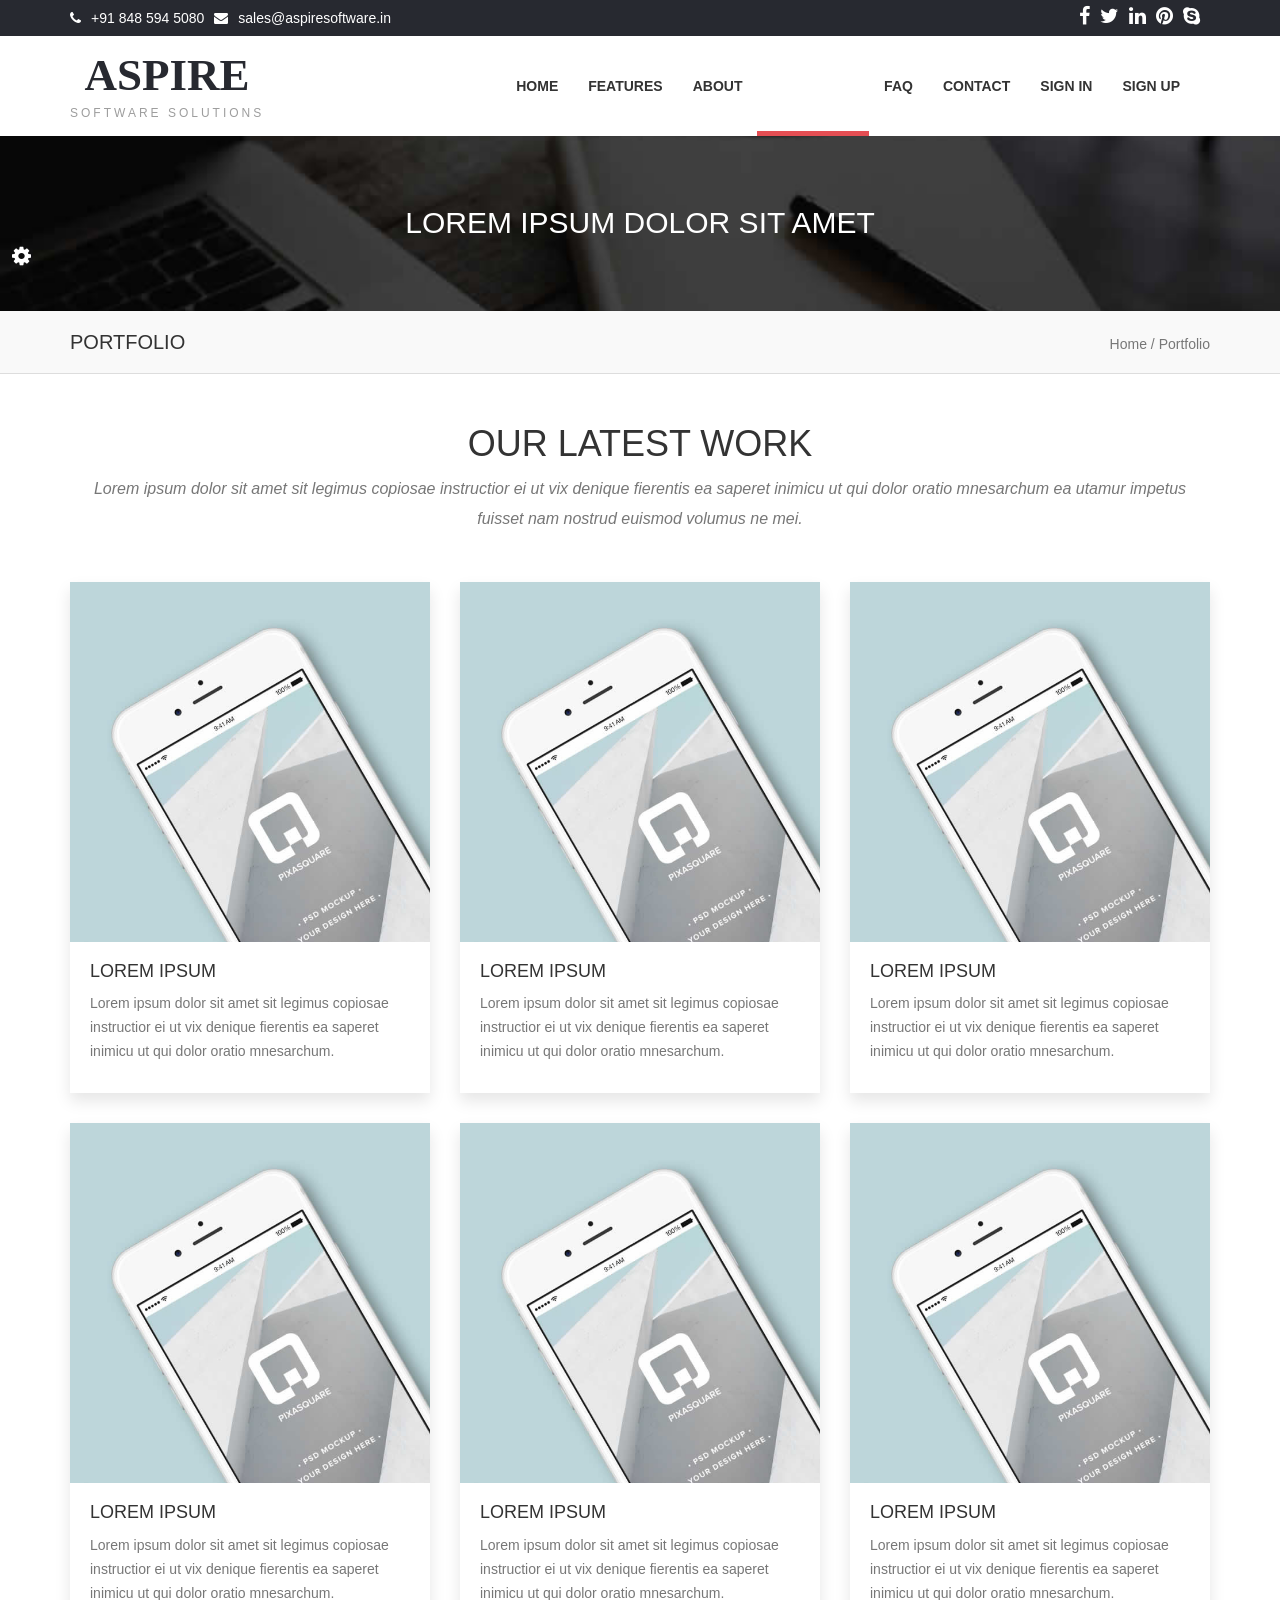
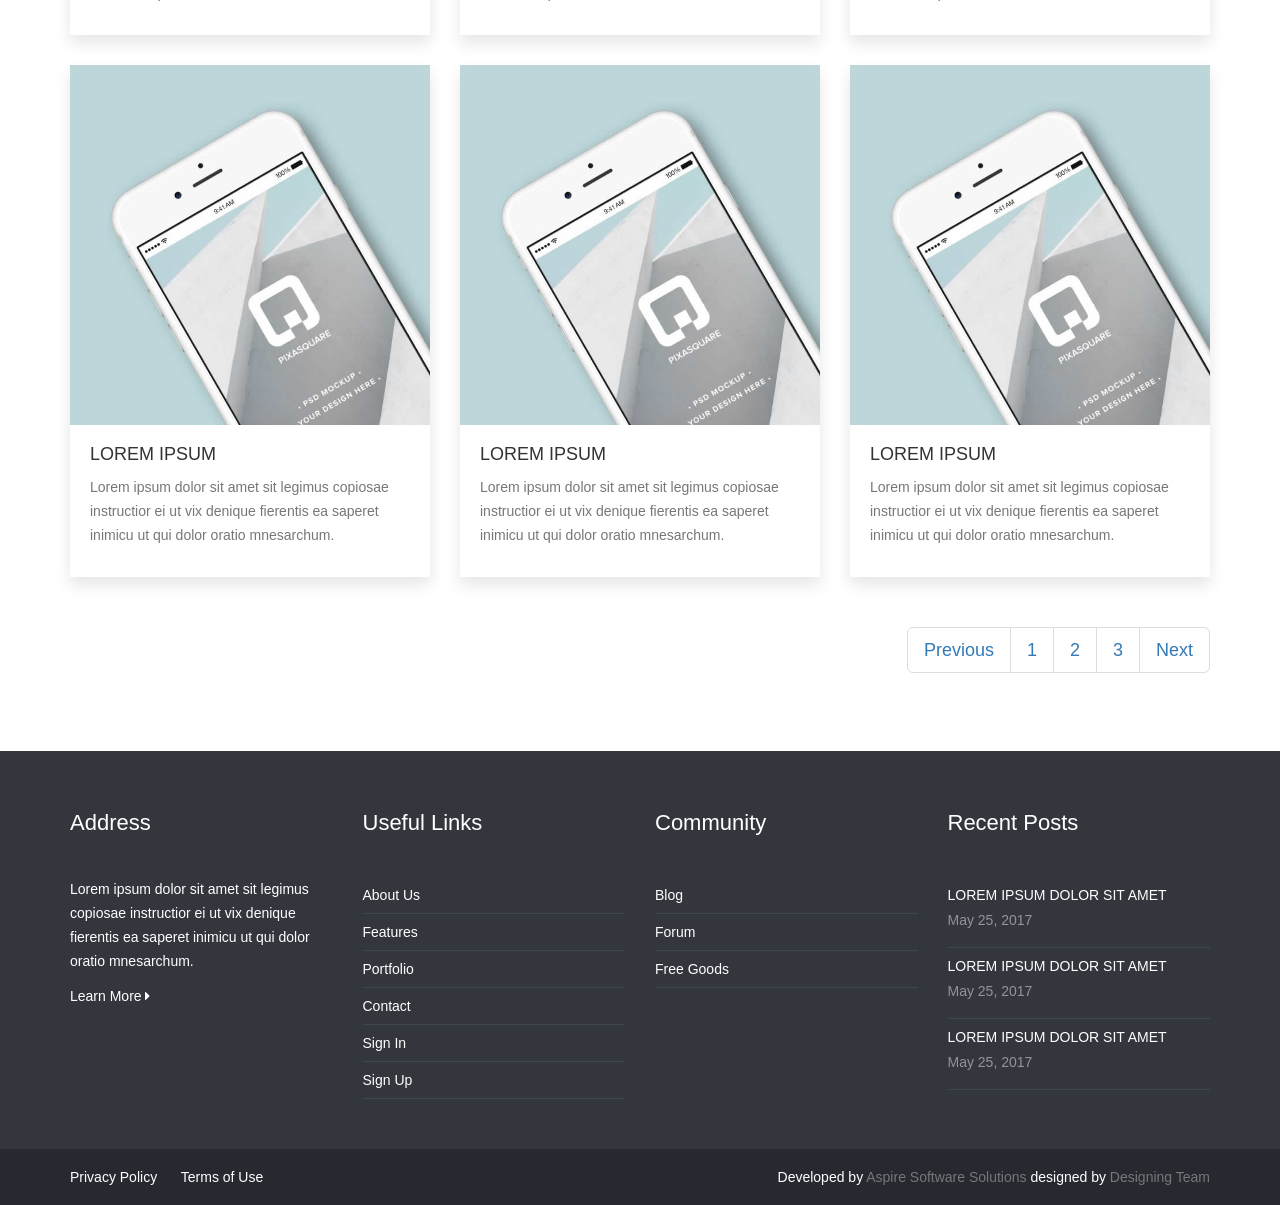
<file: portfolio.html>
<!DOCTYPE html>
<html>

<head>
    <meta charset="utf-8">
    <meta http-equiv="X-UA-Compatible" content="IE=edge">
    <title>Portfolio</title>
    <meta content="width=device-width, initial-scale=1, maximum-scale=1, user-scalable=no" name="viewport">
    <link rel="stylesheet" href="https://cdnjs.cloudflare.com/ajax/libs/font-awesome/4.5.0/css/font-awesome.min.css">
    <link rel="stylesheet" href="scss/main.css">
    <link rel="stylesheet" href="scss/skin.css">

    <script src="https://ajax.googleapis.com/ajax/libs/jquery/3.2.1/jquery.min.js"></script>
    <script src="http://netdna.bootstrapcdn.com/bootstrap/3.3.1/js/bootstrap.min.js"></script>
    <script src="./script/index.js"></script>
</head>

<body id="wrapper">

    <section id="top-header">
        <div class="container">
            <div class="row">
                <div class="col-md-6 col-sm-6 col-xs-12 top-header-links">
                    <ul class="contact_links">
                        <li><i class="fa fa-phone"></i><a href="#">+91 848 594 5080</a></li>
                        <li><i class="fa fa-envelope"></i><a href="#">sales@aspiresoftware.in</a></li>
                    </ul>
                </div>
                <div class="col-md-6 col-sm-6 col-xs-12">
                    <ul class="social_links">
                        <li><a href="#"><i class="fa fa-facebook"></i></a></li>
                        <li><a href="#"><i class="fa fa-twitter"></i></a></li>
                        <li><a href="#"><i class="fa fa-linkedin"></i></a></li>
                        <li><a href="#"><i class="fa fa-pinterest"></i></a></li>
                        <li><a href="#"><i class="fa fa-skype"></i></a></li>
                    </ul>
                </div>
            </div>
        </div>
        </div>

    </section>

    <header>
        <nav class="navbar navbar-inverse">
            <div class="container">
                <div class="navbar-header">
                    <button type="button" class="navbar-toggle collapsed" data-toggle="collapse" data-target="#navbar" aria-expanded="false" aria-controls="navbar">
				<span class="sr-only">Toggle navigation</span>
				<span class="icon-bar"></span>
				<span class="icon-bar"></span>
				<span class="icon-bar"></span>
			  </button>
                    <a class="navbar-brand" href="#">
                        <h1>Aspire</h1><span>Software Solutions</span></a>
                </div>
                <div id="navbar" class="collapse navbar-collapse navbar-right">
                    <ul class="nav navbar-nav">
                        <li><a href="index.html">Home</a></li>
                        <li><a href="features.html">Features</a></li>
                        <li><a href="about.html">About</a></li>
                        <li class="active"><a href="#portfolio">Portfolio</a></li>
                        <li><a href="faq.html">FAQ</a></li>
                        <li><a href="contact.html">Contact</a></li>
                        <li><a href="login.html">Sign In</a></li>
                        <li><a href="registration.html">Sign Up</a></li>
                    </ul>
                </div>
                <!--/.nav-collapse -->
            </div>
        </nav>
        <!--/.nav-ends -->
    </header>



    <section id="top_banner">
        <div class="banner">
            <div class="inner text-center">
                <h2>Lorem ipsum dolor sit amet</h2>
            </div>
        </div>
        <div class="page_info">
            <div class="container">
                <div class="row">
                    <div class="col-md-8 col-sm-8 col-xs-6">
                        <h4>Portfolio</h4>
                    </div>
                    <div class="col-md-4 col-sm-4 col-xs-6" style="text-align:right;">Home<span class="sep"> / </span><span class="current">Portfolio</span></div>
                </div>
            </div>
        </div>

        </div>
    </section>



    <section id="portfolio">
        <div class="container">
            <div class="row">
                <div class="section-heading text-center">
                    <div class="col-md-12 col-xs-12">
                        <h1>Our <span>Latest Work</span></h1>
                        <p class="subheading">Lorem ipsum dolor sit amet sit legimus copiosae instructior ei ut vix denique fierentis ea saperet inimicu ut qui dolor oratio mnesarchum ea utamur impetus fuisset nam nostrud euismod volumus ne mei.</p>
                    </div>
                </div>
            </div>
            <div class="row">
                <div class="col-xs-12 col-sm-4 col-md-4 col-lg-4 portfolio-item">
                    <div class="portfolio-one">
                        <div class="portfolio-head">
                            <div class="portfolio-img"><img alt="" src="img/portfolio-1.jpg"></div>
                            <div class="portfolio-hover">
                                <a class="portfolio-link" href="#"><i class="fa fa-link"></i></a>
                                <a class="portfolio-zoom" href="#"><i class="fa fa-search"></i></a>
                            </div>
                        </div>
                        <!-- End portfolio-head -->
                        <div class="portfolio-content">
                            <h5 class="title">Lorem Ipsum</h5>
                            <p>Lorem ipsum dolor sit amet sit legimus copiosae instructior ei ut vix denique fierentis ea saperet inimicu ut qui dolor oratio mnesarchum.</p>
                        </div>
                        <!-- End portfolio-content -->
                    </div>
                    <!-- End portfolio-item -->
                </div>
                <div class="col-xs-12 col-sm-4 col-md-4 col-lg-4 portfolio-item">
                    <div class="portfolio-one">
                        <div class="portfolio-head">
                            <div class="portfolio-img"><img alt="" src="img/portfolio-1.jpg"></div>
                            <div class="portfolio-hover">
                                <a class="portfolio-link" href="#"><i class="fa fa-link"></i></a>
                                <a class="portfolio-zoom prettyPhoto" href="#"><i class="fa fa-search"></i></a>
                            </div>
                        </div>
                        <!-- End portfolio-head -->
                        <div class="portfolio-content">
                            <h5 class="title">Lorem Ipsum</h5>
                            <p>Lorem ipsum dolor sit amet sit legimus copiosae instructior ei ut vix denique fierentis ea saperet inimicu ut qui dolor oratio mnesarchum.</p>
                        </div>
                        <!-- End portfolio-content -->
                    </div>
                    <!-- End portfolio-item -->
                </div>
                <div class="col-xs-12 col-sm-4 col-md-4 col-lg-4 portfolio-item">
                    <div class="portfolio-one">
                        <div class="portfolio-head">
                            <div class="portfolio-img"><img alt="" src="img/portfolio-1.jpg"></div>
                            <div class="portfolio-hover">
                                <a class="portfolio-link" href="#"><i class="fa fa-link"></i></a>
                                <a class="portfolio-zoom prettyPhoto" href="#"><i class="fa fa-search"></i></a>
                            </div>
                        </div>
                        <!-- End portfolio-head -->
                        <div class="portfolio-content">
                            <h5 class="title">Lorem Ipsum</h5>
                            <p>Lorem ipsum dolor sit amet sit legimus copiosae instructior ei ut vix denique fierentis ea saperet inimicu ut qui dolor oratio mnesarchum.</p>
                        </div>
                        <!-- End portfolio-content -->
                    </div>
                    <!-- End portfolio-item -->
                </div>
            </div>
            <div class="row">
                <div class="col-xs-12 col-sm-4 col-md-4 col-lg-4 portfolio-item">
                    <div class="portfolio-one">
                        <div class="portfolio-head">
                            <div class="portfolio-img"><img alt="" src="img/portfolio-1.jpg"></div>
                            <div class="portfolio-hover">
                                <a class="portfolio-link" href="#"><i class="fa fa-link"></i></a>
                                <a class="portfolio-zoom" href="#"><i class="fa fa-search"></i></a>
                            </div>
                        </div>
                        <!-- End portfolio-head -->
                        <div class="portfolio-content">
                            <h5 class="title">Lorem Ipsum</h5>
                            <p>Lorem ipsum dolor sit amet sit legimus copiosae instructior ei ut vix denique fierentis ea saperet inimicu ut qui dolor oratio mnesarchum.</p>
                        </div>
                        <!-- End portfolio-content -->
                    </div>
                    <!-- End portfolio-item -->
                </div>
                <div class="col-xs-12 col-sm-4 col-md-4 col-lg-4 portfolio-item">
                    <div class="portfolio-one">
                        <div class="portfolio-head">
                            <div class="portfolio-img"><img alt="" src="img/portfolio-1.jpg"></div>
                            <div class="portfolio-hover">
                                <a class="portfolio-link" href="#"><i class="fa fa-link"></i></a>
                                <a class="portfolio-zoom prettyPhoto" href="#"><i class="fa fa-search"></i></a>
                            </div>
                        </div>
                        <!-- End portfolio-head -->
                        <div class="portfolio-content">
                            <h5 class="title">Lorem Ipsum</h5>
                            <p>Lorem ipsum dolor sit amet sit legimus copiosae instructior ei ut vix denique fierentis ea saperet inimicu ut qui dolor oratio mnesarchum.</p>
                        </div>
                        <!-- End portfolio-content -->
                    </div>
                    <!-- End portfolio-item -->
                </div>
                <div class="col-xs-12 col-sm-4 col-md-4 col-lg-4 portfolio-item">
                    <div class="portfolio-one">
                        <div class="portfolio-head">
                            <div class="portfolio-img"><img alt="" src="img/portfolio-1.jpg"></div>
                            <div class="portfolio-hover">
                                <a class="portfolio-link" href="#"><i class="fa fa-link"></i></a>
                                <a class="portfolio-zoom prettyPhoto" href="#"><i class="fa fa-search"></i></a>
                            </div>
                        </div>
                        <!-- End portfolio-head -->
                        <div class="portfolio-content">
                            <h5 class="title">Lorem Ipsum</h5>
                            <p>Lorem ipsum dolor sit amet sit legimus copiosae instructior ei ut vix denique fierentis ea saperet inimicu ut qui dolor oratio mnesarchum.</p>
                        </div>
                        <!-- End portfolio-content -->
                    </div>
                    <!-- End portfolio-item -->
                </div>
            </div>
            <div class="row">
                <div class="col-xs-12 col-sm-4 col-md-4 col-lg-4 portfolio-item">
                    <div class="portfolio-one">
                        <div class="portfolio-head">
                            <div class="portfolio-img"><img alt="" src="img/portfolio-1.jpg"></div>
                            <div class="portfolio-hover">
                                <a class="portfolio-link" href="#"><i class="fa fa-link"></i></a>
                                <a class="portfolio-zoom" href="#"><i class="fa fa-search"></i></a>
                            </div>
                        </div>
                        <!-- End portfolio-head -->
                        <div class="portfolio-content">
                            <h5 class="title">Lorem Ipsum</h5>
                            <p>Lorem ipsum dolor sit amet sit legimus copiosae instructior ei ut vix denique fierentis ea saperet inimicu ut qui dolor oratio mnesarchum.</p>
                        </div>
                        <!-- End portfolio-content -->
                    </div>
                    <!-- End portfolio-item -->
                </div>
                <div class="col-xs-12 col-sm-4 col-md-4 col-lg-4 portfolio-item">
                    <div class="portfolio-one">
                        <div class="portfolio-head">
                            <div class="portfolio-img"><img alt="" src="img/portfolio-1.jpg"></div>
                            <div class="portfolio-hover">
                                <a class="portfolio-link" href="#"><i class="fa fa-link"></i></a>
                                <a class="portfolio-zoom prettyPhoto" href="#"><i class="fa fa-search"></i></a>
                            </div>
                        </div>
                        <!-- End portfolio-head -->
                        <div class="portfolio-content">
                            <h5 class="title">Lorem Ipsum</h5>
                            <p>Lorem ipsum dolor sit amet sit legimus copiosae instructior ei ut vix denique fierentis ea saperet inimicu ut qui dolor oratio mnesarchum.</p>
                        </div>
                        <!-- End portfolio-content -->
                    </div>
                    <!-- End portfolio-item -->
                </div>
                <div class="col-xs-12 col-sm-4 col-md-4 col-lg-4 portfolio-item">
                    <div class="portfolio-one">
                        <div class="portfolio-head">
                            <div class="portfolio-img"><img alt="" src="img/portfolio-1.jpg"></div>
                            <div class="portfolio-hover">
                                <a class="portfolio-link" href="#"><i class="fa fa-link"></i></a>
                                <a class="portfolio-zoom prettyPhoto" href="#"><i class="fa fa-search"></i></a>
                            </div>
                        </div>
                        <!-- End portfolio-head -->
                        <div class="portfolio-content">
                            <h5 class="title">Lorem Ipsum</h5>
                            <p>Lorem ipsum dolor sit amet sit legimus copiosae instructior ei ut vix denique fierentis ea saperet inimicu ut qui dolor oratio mnesarchum.</p>
                        </div>
                        <!-- End portfolio-content -->
                    </div>
                    <!-- End portfolio-item -->
                </div>
            </div>
            <div class="row">
                <div class="col-md-12 col-sm-12 col-xs-12">
                    <nav aria-label="Page navigation example">
                        <ul class="pagination pagination-lg justify-content-end">
                            <li class="page-item">
                                <a class="page-link" href="#" tabindex="-1">Previous</a>
                            </li>
                            <li class="page-item"><a class="page-link" href="#">1</a></li>
                            <li class="page-item"><a class="page-link" href="#">2</a></li>
                            <li class="page-item"><a class="page-link" href="#">3</a></li>
                            <li class="page-item">
                                <a class="page-link" href="#">Next</a>
                            </li>
                        </ul>
                    </nav>

                </div>
            </div>

        </div>



    </section>






    <section id="footer">
        <div class="container">
            <div class="row">
                <div class="col-md-3 col-sm-3 col-xs-12 block">
                    <div class="footer-block">
                        <h4>Address</h4>
                        <hr/>
                        <p>Lorem ipsum dolor sit amet sit legimus copiosae instructior ei ut vix denique fierentis ea saperet inimicu ut qui dolor oratio mnesarchum.
                        </p>
                        <a href="#" class="learnmore">Learn More <i class="fa fa-caret-right"></i></a>
                    </div>
                </div>

                <div class="col-md-3 col-sm-3 col-xs-12 block">
                    <div class="footer-block">
                        <h4>Useful Links</h4>
                        <hr/>
                        <ul class="footer-links">
                            <li><a href="#">About Us</a></li>
                            <li><a href="#">Features</a></li>
                            <li><a href="#">Portfolio</a></li>
                            <li><a href="#">Contact</a></li>
                            <li><a href="#">Sign In</a></li>
                            <li><a href="#">Sign Up</a></li>
                        </ul>
                    </div>
                </div>

                <div class="col-md-3 col-sm-3 col-xs-12 block">
                    <div class="footer-block">
                        <h4>Community</h4>
                        <hr/>
                        <ul class="footer-links">
                            <li><a href="#">Blog</a></li>
                            <li><a href="#">Forum</a></li>
                            <li><a href="#">Free Goods</a></li>
                        </ul>
                    </div>
                </div>

                <div class="col-md-3 col-sm-3 col-xs-12 <block></block>">
                    <div class="footer-block">
                        <h4>Recent Posts</h4>
                        <hr/>
                        <ul class="footer-links">
                            <li>
                                <a href="#" class="post">Lorem ipsum dolor sit amet</a>
                                <p class="post-date">May 25, 2017</p>
                            </li>
                            <li>
                                <a href="#" class="post">Lorem ipsum dolor sit amet</a>
                                <p class="post-date">May 25, 2017</p>
                            </li>
                            <li>
                                <a href="#" class="post">Lorem ipsum dolor sit amet</a>
                                <p class="post-date">May 25, 2017</p>
                            </li>

                        </ul>
                    </div>
                </div>
            </div>
        </div>


    </section>

    <section id="bottom-footer">
        <div class="container">
            <div class="row">
                <div class="col-md-6 col-sm-6 col-xs-12 btm-footer-links">
                    <a href="#">Privacy Policy</a>
                    <a href="#">Terms of Use</a>
                </div>
                <div class="col-md-6 col-sm-6 col-xs-12 copyright">
                    Developed by <a href="#">Aspire Software Solutions</a> designed by <a href="#">Designing Team</a>
                </div>
            </div>
        </div>
    </section>


    <div id="panel">
        <div id="panel-admin">
            <div class="panel-admin-box">
                <div id="tootlbar_colors">
                    <button class="color" style="background-color:#1abac8;" onclick="mytheme(0)"></button>
                    <button class="color" style="background-color:#ff8a00;" onclick="mytheme(1)"> </button>
                    <button class="color" style="background-color:#b4de50;" onclick="mytheme(2)"> </button>
                    <button class="color" style="background-color:#e54e53;" onclick="mytheme(3)"> </button>
                    <button class="color" style="background-color:#1abc9c;" onclick="mytheme(4)"> </button>
                    <button class="color" style="background-color:#159eee;" onclick="mytheme(5)"> </button>
                </div>
            </div>

        </div>
        <a class="open" href="#"><span><i class="fa fa-gear fa-spin"></i></span></a>
    </div>
</body>

</html>
</file>
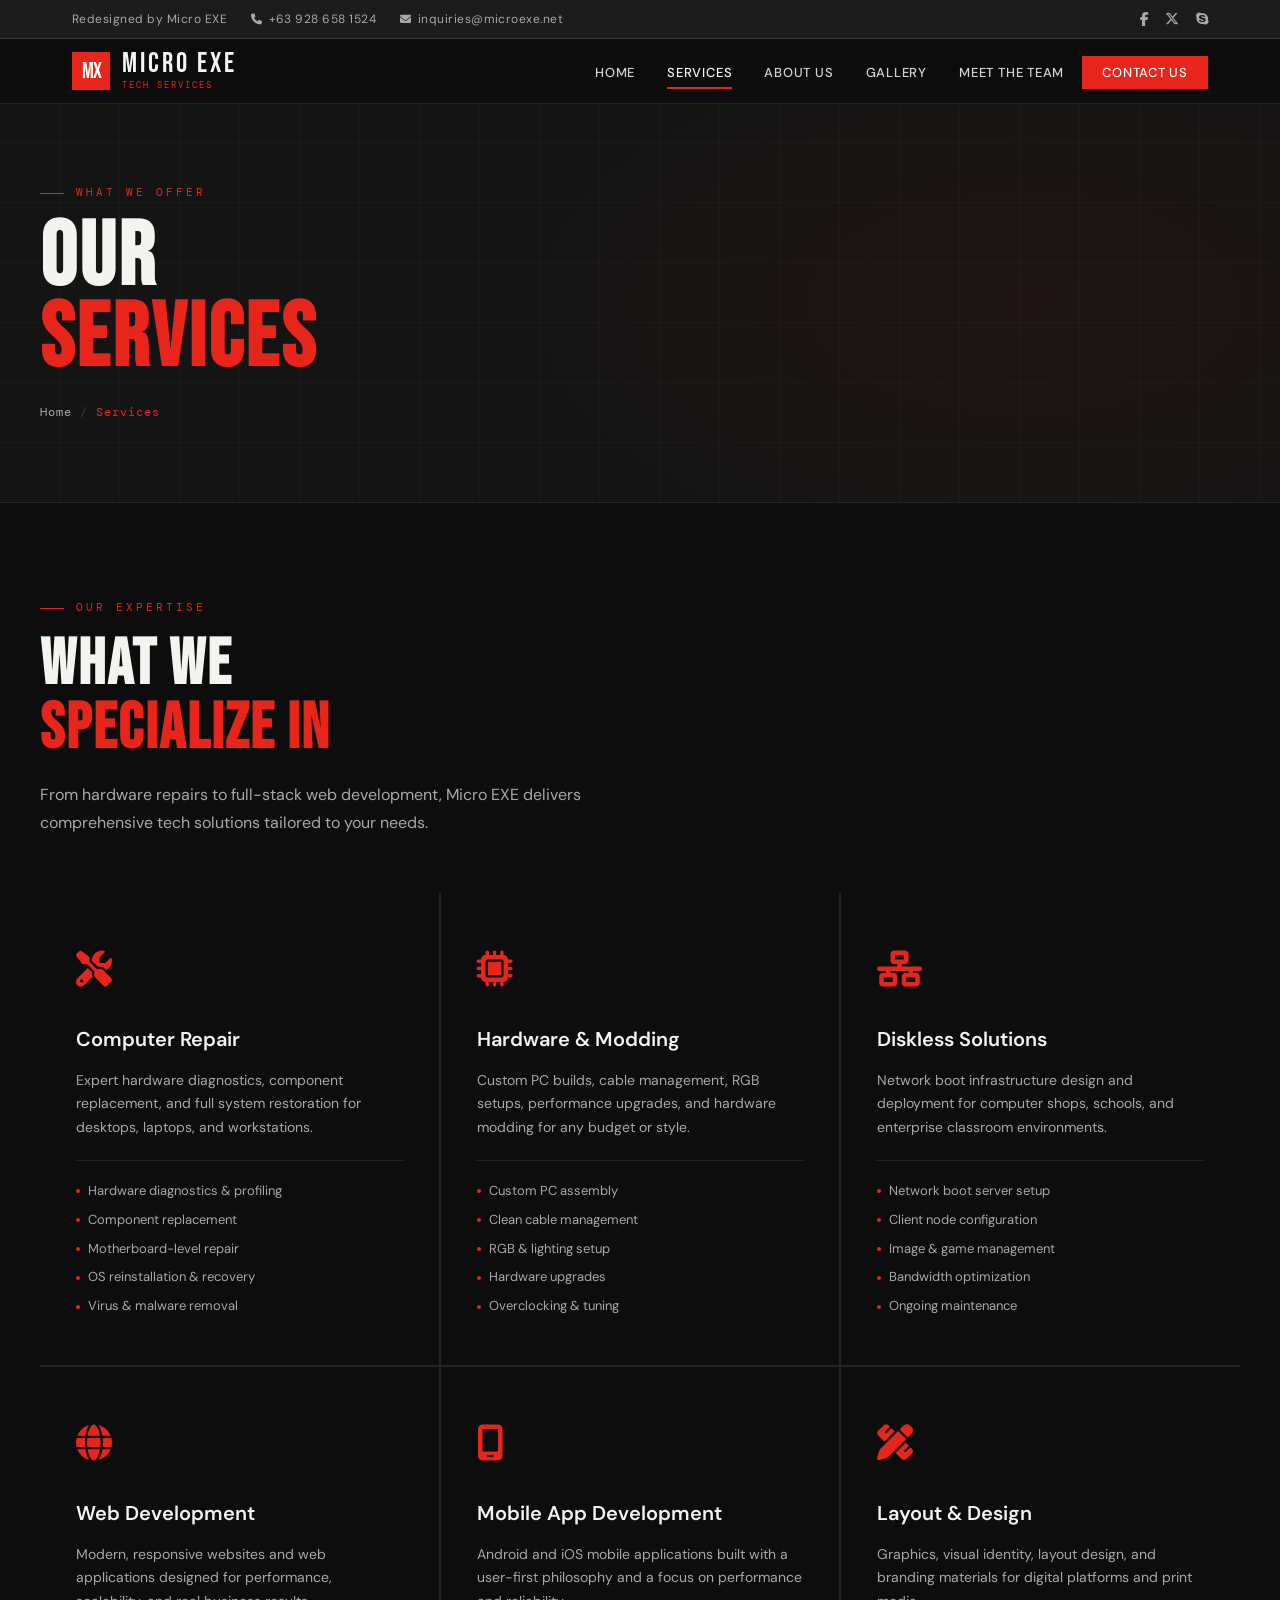
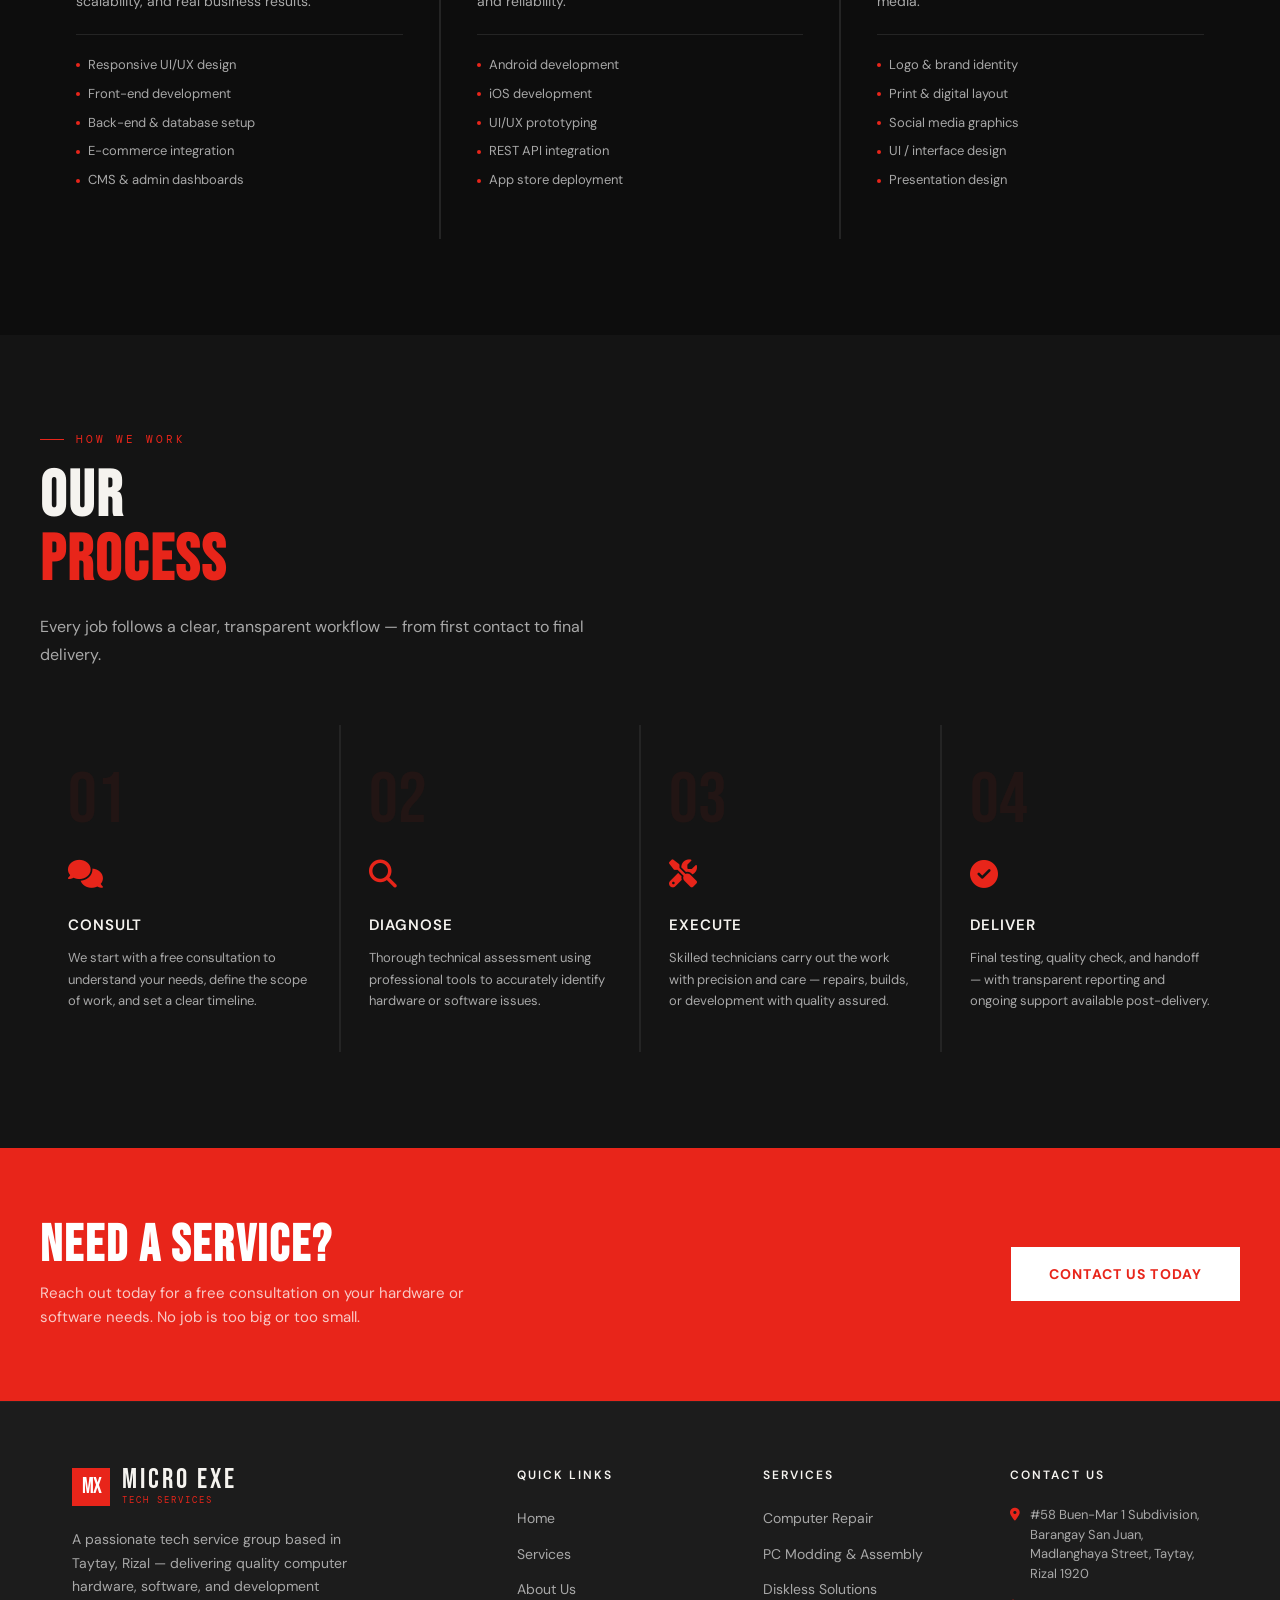
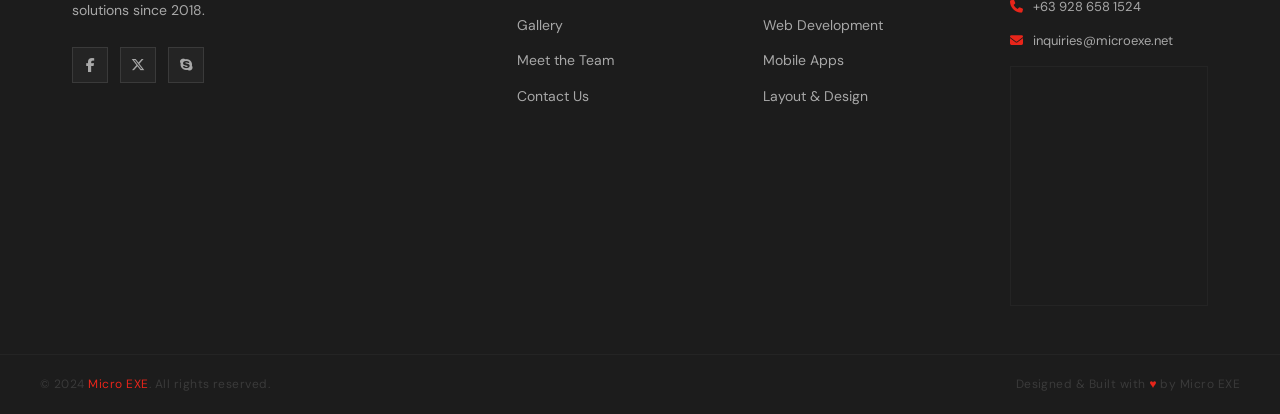
<file: services.html>
<!DOCTYPE html>
<html lang="en">
<head>
<meta charset="utf-8">
<meta http-equiv="X-UA-Compatible" content="IE=edge">
<meta name="viewport" content="width=device-width, initial-scale=1">
<title>Services — Micro EXE Tech Services</title>
<link rel="preconnect" href="https://fonts.googleapis.com">
<link href="https://fonts.googleapis.com/css2?family=Bebas+Neue&family=DM+Sans:wght@300;400;500;600&family=DM+Mono:wght@400;500&display=swap" rel="stylesheet">
<link rel="stylesheet" href="https://cdnjs.cloudflare.com/ajax/libs/font-awesome/6.5.0/css/all.min.css">
<style>
  *, *::before, *::after { box-sizing: border-box; margin: 0; padding: 0; }
  :root {
    --red: #e8251a; --red-dark: #b01a12; --red-dim: rgba(232,37,26,0.12);
    --black: #0d0d0d; --dark: #141414; --dark2: #1c1c1c; --dark3: #242424;
    --mid: #3a3a3a; --light: #a8a8a8; --lighter: #d4d4d4; --white: #f5f3ef;
    --font-display: 'Bebas Neue', sans-serif;
    --font-body: 'DM Sans', sans-serif;
    --font-mono: 'DM Mono', monospace;
  }
  html { scroll-behavior: smooth; }
  body { font-family: var(--font-body); background: var(--black); color: var(--white); overflow-x: hidden; line-height: 1.6; }

  /* TOPBAR */
  .topbar { background: var(--dark2); border-bottom: 1px solid var(--mid); padding: 8px 0; font-size: 12px; color: var(--light); letter-spacing: 0.04em; }
  .topbar-inner { max-width: 1200px; margin: 0 auto; padding: 0 32px; display: flex; justify-content: space-between; align-items: center; flex-wrap: wrap; gap: 8px; }
  .topbar-links { display: flex; gap: 24px; align-items: center; }
  .topbar-links a, .topbar-social a { color: var(--light); text-decoration: none; transition: color 0.2s; }
  .topbar-links a:hover, .topbar-social a:hover { color: var(--red); }
  .topbar-links i { margin-right: 6px; font-size: 11px; }
  .topbar-social { display: flex; gap: 16px; }
  .topbar-social a { font-size: 14px; }

  /* NAV */
  nav { position: sticky; top: 0; z-index: 100; background: rgba(13,13,13,0.95); backdrop-filter: blur(16px); border-bottom: 1px solid var(--dark3); }
  .nav-inner { max-width: 1200px; margin: 0 auto; padding: 0 32px; display: flex; align-items: center; justify-content: space-between; height: 64px; }
  .logo { display: flex; align-items: center; gap: 12px; text-decoration: none; }
  .logo-mark { width: 38px; height: 38px; background: var(--red); display: flex; align-items: center; justify-content: center; font-family: var(--font-display); font-size: 22px; color: #fff; letter-spacing: -1px; }
  .logo-text { font-family: var(--font-display); font-size: 28px; letter-spacing: 3px; color: var(--white); line-height: 1; }
  .logo-sub { font-family: var(--font-mono); font-size: 9px; letter-spacing: 2px; color: var(--red); text-transform: uppercase; display: block; margin-top: -2px; }
  .nav-links { display: flex; gap: 4px; list-style: none; }
  .nav-links a { padding: 8px 14px; text-decoration: none; color: var(--lighter); font-size: 13px; font-weight: 500; letter-spacing: 0.06em; text-transform: uppercase; transition: color 0.2s; position: relative; }
  .nav-links a::after { content: ''; position: absolute; bottom: 0; left: 14px; right: 14px; height: 2px; background: var(--red); transform: scaleX(0); transition: transform 0.2s; }
  .nav-links a:hover { color: var(--white); }
  .nav-links a:hover::after, .nav-links a.active::after { transform: scaleX(1); }
  .nav-links a.active { color: var(--white); }
  .nav-cta { background: var(--red); color: #fff !important; padding: 8px 20px !important; }
  .nav-cta::after { display: none !important; }
  .nav-cta:hover { background: var(--red-dark) !important; }
  .hamburger { display: none; background: none; border: none; cursor: pointer; color: var(--white); font-size: 22px; }

  /* MOBILE NAV */
  .mobile-nav { display: none; position: fixed; inset: 0; background: rgba(13,13,13,0.98); z-index: 200; padding: 80px 32px 40px; flex-direction: column; gap: 4px; }
  .mobile-nav.open { display: flex; }
  .mobile-nav-close { position: absolute; top: 20px; right: 24px; background: none; border: none; color: var(--white); font-size: 28px; cursor: pointer; }
  .mobile-nav a { font-family: var(--font-display); font-size: 40px; letter-spacing: 3px; color: var(--lighter); text-decoration: none; transition: color 0.2s; border-bottom: 1px solid var(--dark3); padding: 16px 0; }
  .mobile-nav a:hover { color: var(--red); }

  /* SECTIONS */
  section { padding: 96px 32px; }
  .section-inner { max-width: 1200px; margin: 0 auto; }
  .section-tag { font-family: var(--font-mono); font-size: 11px; letter-spacing: 3px; color: var(--red); text-transform: uppercase; display: flex; align-items: center; gap: 12px; margin-bottom: 16px; }
  .section-tag::before { content: ''; width: 24px; height: 1px; background: var(--red); }
  h2.section-title { font-family: var(--font-display); font-size: clamp(40px, 5vw, 64px); letter-spacing: 2px; line-height: 1; color: var(--white); margin-bottom: 20px; }
  h2.section-title span { color: var(--red); }
  .section-sub { font-size: 16px; color: var(--light); max-width: 560px; line-height: 1.75; }

  /* BUTTONS */
  .btn-primary { background: var(--red); color: #fff; border: 2px solid var(--red); padding: 14px 32px; font-family: var(--font-body); font-size: 14px; font-weight: 600; letter-spacing: 0.08em; text-transform: uppercase; text-decoration: none; cursor: pointer; transition: all 0.2s; display: inline-block; }
  .btn-primary:hover { background: var(--red-dark); border-color: var(--red-dark); }
  .btn-outline { background: transparent; color: var(--white); border: 2px solid var(--mid); padding: 14px 32px; font-family: var(--font-body); font-size: 14px; font-weight: 600; letter-spacing: 0.08em; text-transform: uppercase; text-decoration: none; cursor: pointer; transition: all 0.2s; display: inline-block; }
  .btn-outline:hover { border-color: var(--lighter); }

  /* PAGE HERO */
  .page-hero { position: relative; padding: 80px 32px; background: var(--dark); overflow: hidden; border-bottom: 1px solid var(--dark3); }
  .page-hero-bg { position: absolute; inset: 0; background: radial-gradient(ellipse 60% 100% at 80% 50%, rgba(232,37,26,0.05) 0%, transparent 70%), repeating-linear-gradient(0deg, transparent, transparent 59px, rgba(255,255,255,0.02) 59px, rgba(255,255,255,0.02) 60px), repeating-linear-gradient(90deg, transparent, transparent 59px, rgba(255,255,255,0.02) 59px, rgba(255,255,255,0.02) 60px); }
  .page-hero-inner { max-width: 1200px; margin: 0 auto; position: relative; }
  .page-hero-title { font-family: var(--font-display); font-size: clamp(48px, 7vw, 96px); letter-spacing: 3px; line-height: 0.9; color: var(--white); margin-bottom: 24px; }
  .page-hero-title span { color: var(--red); }
  .breadcrumb { display: flex; align-items: center; gap: 8px; font-family: var(--font-mono); font-size: 12px; letter-spacing: 1px; color: var(--light); list-style: none; padding: 0; background: transparent; border-radius: 0; margin: 0; }
  .breadcrumb a { color: var(--light); text-decoration: none; transition: color 0.2s; }
  .breadcrumb a:hover { color: var(--red); }
  .breadcrumb .sep { color: var(--mid); }
  .breadcrumb .current { color: var(--red); }

  /* CTA BAND */
  .cta-band { background: var(--red); padding: 72px 32px; }
  .cta-inner { max-width: 1200px; margin: 0 auto; display: flex; align-items: center; justify-content: space-between; gap: 32px; flex-wrap: wrap; }
  .cta-band h2 { font-family: var(--font-display); font-size: clamp(36px, 4vw, 56px); letter-spacing: 2px; color: #fff; line-height: 1; }
  .cta-band p { color: rgba(255,255,255,0.75); font-size: 15px; margin-top: 10px; max-width: 480px; }
  .btn-white { background: #fff; color: var(--red); border: 2px solid #fff; padding: 14px 36px; font-family: var(--font-body); font-size: 14px; font-weight: 700; letter-spacing: 0.08em; text-transform: uppercase; text-decoration: none; white-space: nowrap; transition: all 0.2s; display: inline-block; }
  .btn-white:hover { background: transparent; color: #fff; }

  /* FOOTER */
  footer { background: var(--dark2); border-top: 1px solid var(--dark3); }
  .footer-main { max-width: 1200px; margin: 0 auto; padding: 64px 32px 48px; display: grid; grid-template-columns: 2fr 1fr 1fr 1fr; gap: 48px; }
  .footer-brand .logo { margin-bottom: 20px; display: inline-flex; }
  .footer-brand p { font-size: 14px; color: var(--light); line-height: 1.7; max-width: 280px; margin-bottom: 24px; }
  .footer-social { display: flex; gap: 12px; }
  .footer-social a { width: 36px; height: 36px; background: var(--dark3); border: 1px solid var(--mid); display: flex; align-items: center; justify-content: center; color: var(--light); font-size: 14px; text-decoration: none; transition: all 0.2s; }
  .footer-social a:hover { background: var(--red); border-color: var(--red); color: #fff; }
  .footer-col h4 { font-size: 12px; letter-spacing: 2px; text-transform: uppercase; color: var(--white); margin-bottom: 20px; font-weight: 600; }
  .footer-col ul { list-style: none; display: flex; flex-direction: column; gap: 10px; }
  .footer-col a { color: var(--light); text-decoration: none; font-size: 14px; transition: color 0.2s; }
  .footer-col a:hover { color: var(--red); }
  .footer-contact-item { display: flex; align-items: flex-start; gap: 10px; margin-bottom: 14px; }
  .footer-contact-item i { color: var(--red); font-size: 13px; margin-top: 3px; }
  .footer-contact-item span { font-size: 13px; color: var(--light); line-height: 1.5; }
  .footer-bottom { border-top: 1px solid var(--dark3); padding: 20px 32px; }
  .footer-bottom-inner { max-width: 1200px; margin: 0 auto; display: flex; justify-content: space-between; align-items: center; gap: 16px; flex-wrap: wrap; }
  .footer-bottom p { font-size: 12px; color: var(--mid); letter-spacing: 0.04em; }
  .footer-bottom span { color: var(--red); }
  .map-wrap { border: 1px solid var(--dark3); overflow: hidden; height: 240px; }
  .map-wrap iframe { width: 100%; height: 100%; border: 0; filter: grayscale(1) invert(0.85) contrast(1.1); }

  /* ─── SERVICES PAGE ─── */
  #services-main { background: var(--black); }
  .services-full-grid { display: grid; grid-template-columns: repeat(3, 1fr); gap: 2px; background: var(--dark3); margin-top: 56px; }
  .service-detail-card { background: var(--black); padding: 48px 36px; position: relative; overflow: hidden; transition: background 0.3s; }
  .service-detail-card:hover { background: var(--dark2); }
  .service-detail-card:hover .svc-num { opacity: 1; }
  .svc-num { font-family: var(--font-display); font-size: 26px; color: var(--red); position: absolute; top: 16px; right: 20px; opacity: 0; transition: opacity 0.3s; width: 52px; height: 52px; border: 1px solid rgba(232,37,26,0.2); display: flex; align-items: center; justify-content: center; }
  .svc-icon { font-size: 36px; color: var(--red); margin-bottom: 24px; }
  .service-detail-card h3 { font-size: 20px; font-weight: 600; color: var(--white); margin-bottom: 14px; }
  .service-detail-card > p { font-size: 14px; color: var(--light); line-height: 1.7; margin-bottom: 20px; }
  .svc-list { list-style: none; padding: 0; margin: 0; border-top: 1px solid var(--dark3); padding-top: 20px; display: flex; flex-direction: column; gap: 8px; }
  .svc-list li { font-size: 13px; color: var(--light); display: flex; align-items: center; gap: 8px; }
  .svc-list li::before { content: ''; width: 4px; height: 4px; background: var(--red); border-radius: 50%; flex-shrink: 0; }

  /* PROCESS */
  #process-section { background: var(--dark); }
  .process-grid { display: grid; grid-template-columns: repeat(4, 1fr); gap: 2px; background: var(--dark3); margin-top: 56px; }
  .process-step { background: var(--dark); padding: 40px 28px; }
  .process-step-num { font-family: var(--font-display); font-size: 72px; color: rgba(232,37,26,0.07); line-height: 1; margin-bottom: 16px; }
  .process-step-icon { font-size: 28px; color: var(--red); margin-bottom: 16px; }
  .process-step h3 { font-size: 15px; font-weight: 600; color: var(--white); margin-bottom: 10px; letter-spacing: 0.06em; text-transform: uppercase; }
  .process-step p { font-size: 13px; color: var(--light); line-height: 1.65; }

  /* ANIMATIONS */
  @keyframes fadeUp { from { opacity: 0; transform: translateY(24px); } to { opacity: 1; transform: translateY(0); } }
  .fade-up { animation: fadeUp 0.7s ease forwards; }
  .delay-1 { animation-delay: 0.1s; opacity: 0; }
  .delay-2 { animation-delay: 0.22s; opacity: 0; }

  /* RESPONSIVE */
  @media (max-width: 960px) {
    .services-full-grid { grid-template-columns: repeat(2, 1fr); }
    .process-grid { grid-template-columns: repeat(2, 1fr); }
    .footer-main { grid-template-columns: 1fr 1fr; gap: 32px; }
    nav .nav-links { display: none; }
    .hamburger { display: block; }
  }
  @media (max-width: 640px) {
    section { padding: 64px 20px; }
    .services-full-grid, .process-grid { grid-template-columns: 1fr; }
    .footer-main { grid-template-columns: 1fr; }
    .topbar { display: none; }
    .cta-inner { flex-direction: column; }
    .page-hero { padding: 60px 20px; }
  }
</style>
</head>
<body>

<div class="topbar">
  <div class="topbar-inner">
    <div class="topbar-links">
      <span>Redesigned by Micro EXE</span>
      <a href="tel:+639286581524"><i class="fa fa-phone"></i>+63 928 658 1524</a>
      <a href="mailto:inquiries@microexe.net"><i class="fa fa-envelope"></i>inquiries@microexe.net</a>
    </div>
    <div class="topbar-social">
      <a href="https://www.facebook.com/microexe" aria-label="Facebook"><i class="fab fa-facebook-f"></i></a>
      <a href="https://twitter.com/microexegaming" aria-label="Twitter"><i class="fab fa-x-twitter"></i></a>
      <a href="#" aria-label="Skype"><i class="fab fa-skype"></i></a>
    </div>
  </div>
</div>

<nav>
  <div class="nav-inner">
    <a href="index.html" class="logo">
      <div class="logo-mark">MX</div>
      <div>
        <span class="logo-text">MICRO EXE</span>
        <span class="logo-sub">Tech Services</span>
      </div>
    </a>
    <ul class="nav-links">
      <li><a href="index.html">Home</a></li>
      <li><a href="services.html" class="active">Services</a></li>
      <li><a href="about.html">About Us</a></li>
      <li><a href="gallery.html">Gallery</a></li>
      <li><a href="mtt.html">Meet the Team</a></li>
      <li><a href="contact.html" class="nav-cta">Contact Us</a></li>
    </ul>
    <button class="hamburger" onclick="document.querySelector('.mobile-nav').classList.add('open')" aria-label="Open menu">
      <i class="fas fa-bars"></i>
    </button>
  </div>
</nav>

<div class="mobile-nav">
  <button class="mobile-nav-close" onclick="document.querySelector('.mobile-nav').classList.remove('open')">
    <i class="fas fa-times"></i>
  </button>
  <a href="index.html">Home</a>
  <a href="services.html">Services</a>
  <a href="about.html">About Us</a>
  <a href="gallery.html">Gallery</a>
  <a href="mtt.html">Meet the Team</a>
  <a href="contact.html">Contact Us</a>
</div>

<section class="page-hero">
  <div class="page-hero-bg"></div>
  <div class="page-hero-inner">
    <div class="section-tag fade-up">What We Offer</div>
    <h1 class="page-hero-title fade-up delay-1">OUR<br><span>SERVICES</span></h1>
    <div class="breadcrumb fade-up delay-2">
      <a href="index.html">Home</a>
      <span class="sep">/</span>
      <span class="current">Services</span>
    </div>
  </div>
</section>

<section id="services-main">
  <div class="section-inner">
    <div class="section-tag">Our Expertise</div>
    <h2 class="section-title">WHAT WE<br><span>SPECIALIZE IN</span></h2>
    <p class="section-sub">From hardware repairs to full-stack web development, Micro EXE delivers comprehensive tech solutions tailored to your needs.</p>
    <div class="services-full-grid">
      <div class="service-detail-card">
        <div class="svc-num">01</div>
        <div class="svc-icon"><i class="fas fa-screwdriver-wrench"></i></div>
        <h3>Computer Repair</h3>
        <p>Expert hardware diagnostics, component replacement, and full system restoration for desktops, laptops, and workstations.</p>
        <ul class="svc-list">
          <li>Hardware diagnostics & profiling</li>
          <li>Component replacement</li>
          <li>Motherboard-level repair</li>
          <li>OS reinstallation & recovery</li>
          <li>Virus & malware removal</li>
        </ul>
      </div>
      <div class="service-detail-card">
        <div class="svc-num">02</div>
        <div class="svc-icon"><i class="fas fa-microchip"></i></div>
        <h3>Hardware & Modding</h3>
        <p>Custom PC builds, cable management, RGB setups, performance upgrades, and hardware modding for any budget or style.</p>
        <ul class="svc-list">
          <li>Custom PC assembly</li>
          <li>Clean cable management</li>
          <li>RGB & lighting setup</li>
          <li>Hardware upgrades</li>
          <li>Overclocking & tuning</li>
        </ul>
      </div>
      <div class="service-detail-card">
        <div class="svc-num">03</div>
        <div class="svc-icon"><i class="fas fa-network-wired"></i></div>
        <h3>Diskless Solutions</h3>
        <p>Network boot infrastructure design and deployment for computer shops, schools, and enterprise classroom environments.</p>
        <ul class="svc-list">
          <li>Network boot server setup</li>
          <li>Client node configuration</li>
          <li>Image & game management</li>
          <li>Bandwidth optimization</li>
          <li>Ongoing maintenance</li>
        </ul>
      </div>
      <div class="service-detail-card">
        <div class="svc-num">04</div>
        <div class="svc-icon"><i class="fas fa-globe"></i></div>
        <h3>Web Development</h3>
        <p>Modern, responsive websites and web applications designed for performance, scalability, and real business results.</p>
        <ul class="svc-list">
          <li>Responsive UI/UX design</li>
          <li>Front-end development</li>
          <li>Back-end & database setup</li>
          <li>E-commerce integration</li>
          <li>CMS & admin dashboards</li>
        </ul>
      </div>
      <div class="service-detail-card">
        <div class="svc-num">05</div>
        <div class="svc-icon"><i class="fas fa-mobile-screen"></i></div>
        <h3>Mobile App Development</h3>
        <p>Android and iOS mobile applications built with a user-first philosophy and a focus on performance and reliability.</p>
        <ul class="svc-list">
          <li>Android development</li>
          <li>iOS development</li>
          <li>UI/UX prototyping</li>
          <li>REST API integration</li>
          <li>App store deployment</li>
        </ul>
      </div>
      <div class="service-detail-card">
        <div class="svc-num">06</div>
        <div class="svc-icon"><i class="fas fa-pen-ruler"></i></div>
        <h3>Layout & Design</h3>
        <p>Graphics, visual identity, layout design, and branding materials for digital platforms and print media.</p>
        <ul class="svc-list">
          <li>Logo & brand identity</li>
          <li>Print & digital layout</li>
          <li>Social media graphics</li>
          <li>UI / interface design</li>
          <li>Presentation design</li>
        </ul>
      </div>
    </div>
  </div>
</section>

<section id="process-section">
  <div class="section-inner">
    <div class="section-tag">How We Work</div>
    <h2 class="section-title">OUR<br><span>PROCESS</span></h2>
    <p class="section-sub">Every job follows a clear, transparent workflow — from first contact to final delivery.</p>
    <div class="process-grid">
      <div class="process-step">
        <div class="process-step-num">01</div>
        <div class="process-step-icon"><i class="fas fa-comments"></i></div>
        <h3>Consult</h3>
        <p>We start with a free consultation to understand your needs, define the scope of work, and set a clear timeline.</p>
      </div>
      <div class="process-step">
        <div class="process-step-num">02</div>
        <div class="process-step-icon"><i class="fas fa-magnifying-glass"></i></div>
        <h3>Diagnose</h3>
        <p>Thorough technical assessment using professional tools to accurately identify hardware or software issues.</p>
      </div>
      <div class="process-step">
        <div class="process-step-num">03</div>
        <div class="process-step-icon"><i class="fas fa-screwdriver-wrench"></i></div>
        <h3>Execute</h3>
        <p>Skilled technicians carry out the work with precision and care — repairs, builds, or development with quality assured.</p>
      </div>
      <div class="process-step">
        <div class="process-step-num">04</div>
        <div class="process-step-icon"><i class="fas fa-circle-check"></i></div>
        <h3>Deliver</h3>
        <p>Final testing, quality check, and handoff — with transparent reporting and ongoing support available post-delivery.</p>
      </div>
    </div>
  </div>
</section>

<div class="cta-band">
  <div class="cta-inner">
    <div>
      <h2>NEED A SERVICE?</h2>
      <p>Reach out today for a free consultation on your hardware or software needs. No job is too big or too small.</p>
    </div>
    <a href="contact.html" class="btn-white">Contact Us Today</a>
  </div>
</div>

<footer>
  <div class="footer-main">
    <div class="footer-brand">
      <a href="index.html" class="logo">
        <div class="logo-mark">MX</div>
        <div>
          <span class="logo-text">MICRO EXE</span>
          <span class="logo-sub">Tech Services</span>
        </div>
      </a>
      <p>A passionate tech service group based in Taytay, Rizal — delivering quality computer hardware, software, and development solutions since 2018.</p>
      <div class="footer-social">
        <a href="https://www.facebook.com/microexe" aria-label="Facebook"><i class="fab fa-facebook-f"></i></a>
        <a href="https://twitter.com/microexegaming" aria-label="Twitter"><i class="fab fa-x-twitter"></i></a>
        <a href="#" aria-label="Skype"><i class="fab fa-skype"></i></a>
      </div>
    </div>
    <div class="footer-col">
      <h4>Quick Links</h4>
      <ul>
        <li><a href="index.html">Home</a></li>
        <li><a href="services.html">Services</a></li>
        <li><a href="about.html">About Us</a></li>
        <li><a href="gallery.html">Gallery</a></li>
        <li><a href="mtt.html">Meet the Team</a></li>
        <li><a href="contact.html">Contact Us</a></li>
      </ul>
    </div>
    <div class="footer-col">
      <h4>Services</h4>
      <ul>
        <li><a href="services.html">Computer Repair</a></li>
        <li><a href="services.html">PC Modding & Assembly</a></li>
        <li><a href="services.html">Diskless Solutions</a></li>
        <li><a href="services.html">Web Development</a></li>
        <li><a href="services.html">Mobile Apps</a></li>
        <li><a href="services.html">Layout & Design</a></li>
      </ul>
    </div>
    <div class="footer-col">
      <h4>Contact Us</h4>
      <div class="footer-contact-item">
        <i class="fas fa-location-dot"></i>
        <span>#58 Buen-Mar 1 Subdivision, Barangay San Juan, Madlanghaya Street, Taytay, Rizal 1920</span>
      </div>
      <div class="footer-contact-item">
        <i class="fas fa-phone"></i>
        <span>+63 928 658 1524</span>
      </div>
      <div class="footer-contact-item">
        <i class="fas fa-envelope"></i>
        <span>inquiries@microexe.net</span>
      </div>
      <div class="map-wrap" style="margin-top:16px;">
        <iframe src="https://www.google.com/maps/embed?pb=!1m14!1m12!1m3!1d759.6879109034933!2d121.13096427453534!3d14.564181687054807!2m3!1f0!2f0!3f0!3m2!1i1024!2i768!4f13.1!5e1!3m2!1sen!2sph!4v1568114356159!5m2!1sen!2sph" allowfullscreen loading="lazy" referrerpolicy="no-referrer-when-downgrade"></iframe>
      </div>
    </div>
  </div>
  <div class="footer-bottom">
    <div class="footer-bottom-inner">
      <p>&copy; 2024 <span>Micro EXE</span>. All rights reserved.</p>
      <p>Designed &amp; Built with <span>&#9829;</span> by Micro EXE</p>
    </div>
  </div>
</footer>

</body>
</html>
</file>
<file: scss/skin.css>
/******************* RED THEME *******************/
body.red span {
	color: #b02327;
}
body.red .slide:hover, body.red .slide:focus {
	box-shadow: inset 15.5em 0 0 0 #b02327;
}
body.red .btn-primary:focus, body.red .btn-primary.focus {
	color: #fff;
	background-color: #b02327;
	border-color: #b02327;
}
body.red .btn-primary {
	padding: 15px 50px;
	border-radius: 0px;
	font-weight: bold;
	text-transform: uppercase;
	color: #b02327;
	background-color: #fff;
	border-color: #b02327;
	background: none;
}
body.red .btn-primary:focus, body.red .btn-primary.focus {
	color: #b02327;
	background-color: #e6e6e6;
	border-color: #9d171b;
}
body.red .btn-primary:hover {
	color: #b02327;
	background-color: #e6e6e6;
	border-color: #d61f26;
}
body.red .btn-primary:active, body.red .btn-primary.active, .open > body.red .btn-primary.dropdown-toggle {
	color: #b02327;
	background-color: #e6e6e6;
	border-color: #d61f26;
}
body.red .btn-primary:active:hover, body.red .btn-primary:active:focus, body.red .btn-primary:active.focus, body.red .btn-primary.active:hover, body.red .btn-primary.active:focus, body.red .btn-primary.active.focus, .open > body.red .btn-primary.dropdown-toggle:hover, .open > body.red .btn-primary.dropdown-toggle:focus, .open > body.red .btn-primary.dropdown-toggle.focus {
	color: #b02327;
	background-color: #d4d4d4;
	border-color: #9d171b;
}
body.red .btn-primary:active, body.red .btn-primary.active, .open > body.red .btn-primary.dropdown-toggle {
	background-image: none;
}
body.red .btn-primary.disabled:hover, body.red .btn-primary.disabled:focus, body.red .btn-primary.disabled.focus, body.red .btn-primary[disabled]:hover, body.red .btn-primary[disabled]:focus, body.red .btn-primary[disabled].focus, fieldset[disabled] body.red .btn-primary:hover, fieldset[disabled] body.red .btn-primary:focus, fieldset[disabled] body.red .btn-primary.focus {
	background-color: #fff;
	border-color: #b02327;
}
body.red .btn-primary .badge {
	color: #fff;
	background-color: #b02327;
}
body.red .btn-primary:hover, body.red .btn-primary:focus, body.red .btn-primary:active {
	color: #fff;
	background-color: #b02327;
	border-color: #b02327;
	transition: 0.25s;
}
body.red .btn-primary:hover:focus, body.red .btn-primary:hover.focus, body.red .btn-primary:focus:focus, body.red .btn-primary:focus.focus, body.red .btn-primary:active:focus, body.red .btn-primary:active.focus {
	color: #fff;
	background-color: #de2228;
	border-color: #9d171b;
}
body.red .btn-primary:hover:hover, body.red .btn-primary:focus:hover, body.red .btn-primary:active:hover {
	color: #fff;
	background-color: #de2228;
	border-color: #d61f26;
}
body.red .btn-primary:hover:active, body.red .btn-primary:hover.active, .open > body.red .btn-primary:hover.dropdown-toggle, body.red .btn-primary:focus:active, body.red .btn-primary:focus.active, .open > body.red .btn-primary:focus.dropdown-toggle, body.red .btn-primary:active:active, body.red .btn-primary:active.active, .open > body.red .btn-primary:active.dropdown-toggle {
	color: #fff;
	background-color: #de2228;
	border-color: #d61f26;
}
body.red .btn-primary:hover:active:hover, body.red .btn-primary:hover:active:focus, body.red .btn-primary:hover:active.focus, body.red .btn-primary:hover.active:hover, body.red .btn-primary:hover.active:focus, body.red .btn-primary:hover.active.focus, .open > body.red .btn-primary:hover.dropdown-toggle:hover, .open > body.red .btn-primary:hover.dropdown-toggle:focus, .open > body.red .btn-primary:hover.dropdown-toggle.focus, body.red .btn-primary:focus:active:hover, body.red .btn-primary:focus:active:focus, body.red .btn-primary:focus:active.focus, body.red .btn-primary:focus.active:hover, body.red .btn-primary:focus.active:focus, body.red .btn-primary:focus.active.focus, .open > body.red .btn-primary:focus.dropdown-toggle:hover, .open > body.red .btn-primary:focus.dropdown-toggle:focus, .open > body.red .btn-primary:focus.dropdown-toggle.focus, body.red .btn-primary:active:active:hover, body.red .btn-primary:active:active:focus, body.red .btn-primary:active:active.focus, body.red .btn-primary:active.active:hover, body.red .btn-primary:active.active:focus, body.red .btn-primary:active.active.focus, .open > body.red .btn-primary:active.dropdown-toggle:hover, .open > body.red .btn-primary:active.dropdown-toggle:focus, .open > body.red .btn-primary:active.dropdown-toggle.focus {
	color: #fff;
	background-color: #c01c22;
	border-color: #9d171b;
}
body.red .btn-primary:hover:active, body.red .btn-primary:hover.active, .open > body.red .btn-primary:hover.dropdown-toggle, body.red .btn-primary:focus:active, body.red .btn-primary:focus.active, .open > body.red .btn-primary:focus.dropdown-toggle, body.red .btn-primary:active:active, body.red .btn-primary:active.active, .open > body.red .btn-primary:active.dropdown-toggle {
	background-image: none;
}
body.red .btn-primary:hover.disabled:hover, body.red .btn-primary:hover.disabled:focus, body.red .btn-primary:hover.disabled.focus, body.red .btn-primary:hover[disabled]:hover, body.red .btn-primary:hover[disabled]:focus, body.red .btn-primary:hover[disabled].focus, fieldset[disabled] body.red .btn-primary:hover:hover, fieldset[disabled] body.red .btn-primary:hover:focus, fieldset[disabled] body.red .btn-primary:hover.focus, body.red .btn-primary:focus.disabled:hover, body.red .btn-primary:focus.disabled:focus, body.red .btn-primary:focus.disabled.focus, body.red .btn-primary:focus[disabled]:hover, body.red .btn-primary:focus[disabled]:focus, body.red .btn-primary:focus[disabled].focus, fieldset[disabled] body.red .btn-primary:focus:hover, fieldset[disabled] body.red .btn-primary:focus:focus, fieldset[disabled] body.red .btn-primary:focus.focus, body.red .btn-primary:active.disabled:hover, body.red .btn-primary:active.disabled:focus, body.red .btn-primary:active.disabled.focus, body.red .btn-primary:active[disabled]:hover, body.red .btn-primary:active[disabled]:focus, body.red .btn-primary:active[disabled].focus, fieldset[disabled] body.red .btn-primary:active:hover, fieldset[disabled] body.red .btn-primary:active:focus, fieldset[disabled] body.red .btn-primary:active.focus {
	background-color: #b02327;
	border-color: #b02327;
}
body.red .btn-primary:hover .badge, body.red .btn-primary:focus .badge, body.red .btn-primary:active .badge {
	color: #b02327;
	background-color: #fff;
}
body.red .btn-primary:hover:hover, body.red .btn-primary:hover:focus, body.red .btn-primary:hover.focus, body.red .btn-primary:focus:hover, body.red .btn-primary:focus:focus, body.red .btn-primary:focus.focus, body.red .btn-primary:active:hover, body.red .btn-primary:active:focus, body.red .btn-primary:active.focus {
	color: #fff;
	text-decoration: none;
}
body.red .btn-primary:hover i, body.red .btn-primary:focus i, body.red .btn-primary:active i {
	color: #fff;
}
body.red .btn-default {
	padding: 15px 50px;
	border-radius: 0px;
	font-weight: bold;
	text-transform: uppercase;
	color: #fff;
	background-color: #b02327;
	border-color: #b02327;
}
body.red .btn-default:focus, body.red .btn-default.focus {
	color: #fff;
	background-color: #de2228;
	border-color: #9d171b;
}
body.red .btn-default:hover {
	color: #fff;
	background-color: #de2228;
	border-color: #d61f26;
}
body.red .btn-default:active, body.red .btn-default.active, .open > body.red .btn-default.dropdown-toggle {
	color: #fff;
	background-color: #de2228;
	border-color: #d61f26;
}
body.red .btn-default:active:hover, body.red .btn-default:active:focus, body.red .btn-default:active.focus, body.red .btn-default.active:hover, body.red .btn-default.active:focus, body.red .btn-default.active.focus, .open > body.red .btn-default.dropdown-toggle:hover, .open > body.red .btn-default.dropdown-toggle:focus, .open > body.red .btn-default.dropdown-toggle.focus {
	color: #fff;
	background-color: #c01c22;
	border-color: #9d171b;
}
body.red .btn-default:active, body.red .btn-default.active, .open > body.red .btn-default.dropdown-toggle {
	background-image: none;
}
body.red .btn-default.disabled:hover, body.red .btn-default.disabled:focus, body.red .btn-default.disabled.focus, body.red .btn-default[disabled]:hover, body.red .btn-default[disabled]:focus, body.red .btn-default[disabled].focus, fieldset[disabled] body.red .btn-default:hover, fieldset[disabled] body.red .btn-default:focus, fieldset[disabled] body.red .btn-default.focus {
	background-color: #b02327;
	border-color: #b02327;
}
body.red .btn-default .badge {
	color: #b02327;
	background-color: #fff;
}
body.red .btn-default i {
	color: #fff;
}
body.red .btn-default:hover {
	color: #fff;
	background-color: #b02327;
	border-color: #b02327;
	transition: 0.25s;
}
body.red .btn-default:hover:focus, body.red .btn-default:hover.focus {
	color: #fff;
	background-color: #de2228;
	border-color: #9d171b;
}
body.red .btn-default:hover:hover {
	color: #fff;
	background-color: #de2228;
	border-color: #d61f26;
}
body.red .btn-default:hover:active, body.red .btn-default:hover.active, .open > body.red .btn-default:hover.dropdown-toggle {
	color: #fff;
	background-color: #de2228;
	border-color: #d61f26;
}
body.red .btn-default:hover:active:hover, body.red .btn-default:hover:active:focus, body.red .btn-default:hover:active.focus, body.red .btn-default:hover.active:hover, body.red .btn-default:hover.active:focus, body.red .btn-default:hover.active.focus, .open > body.red .btn-default:hover.dropdown-toggle:hover, .open > body.red .btn-default:hover.dropdown-toggle:focus, .open > body.red .btn-default:hover.dropdown-toggle.focus {
	color: #fff;
	background-color: #c01c22;
	border-color: #9d171b;
}
body.red .btn-default:hover:active, body.red .btn-default:hover.active, .open > body.red .btn-default:hover.dropdown-toggle {
	background-image: none;
}
body.red .btn-default:hover.disabled:hover, body.red .btn-default:hover.disabled:focus, body.red .btn-default:hover.disabled.focus, body.red .btn-default:hover[disabled]:hover, body.red .btn-default:hover[disabled]:focus, body.red .btn-default:hover[disabled].focus, fieldset[disabled] body.red .btn-default:hover:hover, fieldset[disabled] body.red .btn-default:hover:focus, fieldset[disabled] body.red .btn-default:hover.focus {
	background-color: #b02327;
	border-color: #b02327;
}
body.red .btn-default:hover .badge {
	color: #b02327;
	background-color: #fff;
}
body.red .btn-default:hover:hover, body.red .btn-default:hover:focus, body.red .btn-default:hover.focus {
	color: #fff;
	text-decoration: none;
}
body.red .btn-default:hover i {
	color: #777777;
}
body.red #top-header ul.contact_links a:hover {
	color: #b02327;
}
body.red #top-header ul.social_links i:hover {
	color: #b02327;
}
body.red .navbar-brand h1 {
	color: #b02327 !important;
}
body.red .navbar-brand span {
	color: #333333 !important;
}
body.red .navbar-inverse .navbar-toggle:hover, body.red .navbar-inverse .navbar-toggle:focus {
	background-color: #fff;
}
body.red .navbar-inverse .navbar-toggle {
	border-color: #b02327;
}
body.red .navbar-inverse .navbar-toggle .icon-bar {
	background-color: #b02327;
}
body.red i {
	color: #b02327;
}
body.red .btn-default:hover {
	color: #fff;
	background-color: #b02327;
	border-color: #b02327;
}
body.red .btn-default:hover:focus, body.red .btn-default:hover.focus {
	color: #fff;
	background-color: #de2228;
	border-color: #9d171b;
}
body.red .btn-default:hover:hover {
	color: #fff;
	background-color: #de2228;
	border-color: #d61f26;
}
body.red .btn-default:hover:active, body.red .btn-default:hover.active, .open > body.red .btn-default:hover.dropdown-toggle {
	color: #fff;
	background-color: #de2228;
	border-color: #d61f26;
}
body.red .btn-default:hover:active:hover, body.red .btn-default:hover:active:focus, body.red .btn-default:hover:active.focus, body.red .btn-default:hover.active:hover, body.red .btn-default:hover.active:focus, body.red .btn-default:hover.active.focus, .open > body.red .btn-default:hover.dropdown-toggle:hover, .open > body.red .btn-default:hover.dropdown-toggle:focus, .open > body.red .btn-default:hover.dropdown-toggle.focus {
	color: #fff;
	background-color: #c01c22;
	border-color: #9d171b;
}
body.red .btn-default:hover:active, body.red .btn-default:hover.active, .open > body.red .btn-default:hover.dropdown-toggle {
	background-image: none;
}
body.red .btn-default:hover.disabled:hover, body.red .btn-default:hover.disabled:focus, body.red .btn-default:hover.disabled.focus, body.red .btn-default:hover[disabled]:hover, body.red .btn-default:hover[disabled]:focus, body.red .btn-default:hover[disabled].focus, fieldset[disabled] body.red .btn-default:hover:hover, fieldset[disabled] body.red .btn-default:hover:focus, fieldset[disabled] body.red .btn-default:hover.focus {
	background-color: #b02327;
	border-color: #b02327;
}
body.red .btn-default:hover .badge {
	color: #b02327;
	background-color: #fff;
}
body.red .btn-default:hover:hover, body.red .btn-default:hover:focus, body.red .btn-default:hover.focus {
	color: #777777;
	background-color: #b02327;
	text-decoration: none;
}
body.red .btn-primary:hover, body.red .btn-primary:focus, body.red .btn-primary:active {
	color: #fff;
	background-color: #b02327;
	border-color: #b02327;
}
body.red .btn-primary:hover:focus, body.red .btn-primary:hover.focus, body.red .btn-primary:focus:focus, body.red .btn-primary:focus.focus, body.red .btn-primary:active:focus, body.red .btn-primary:active.focus {
	color: #fff;
	background-color: #de2228;
	border-color: #9d171b;
}
body.red .btn-primary:hover:hover, body.red .btn-primary:focus:hover, body.red .btn-primary:active:hover {
	color: #fff;
	background-color: #de2228;
	border-color: #d61f26;
}
body.red .btn-primary:hover:active, body.red .btn-primary:hover.active, .open > body.red .btn-primary:hover.dropdown-toggle, body.red .btn-primary:focus:active, body.red .btn-primary:focus.active, .open > body.red .btn-primary:focus.dropdown-toggle, body.red .btn-primary:active:active, body.red .btn-primary:active.active, .open > body.red .btn-primary:active.dropdown-toggle {
	color: #fff;
	background-color: #de2228;
	border-color: #d61f26;
}
body.red .btn-primary:hover:active:hover, body.red .btn-primary:hover:active:focus, body.red .btn-primary:hover:active.focus, body.red .btn-primary:hover.active:hover, body.red .btn-primary:hover.active:focus, body.red .btn-primary:hover.active.focus, .open > body.red .btn-primary:hover.dropdown-toggle:hover, .open > body.red .btn-primary:hover.dropdown-toggle:focus, .open > body.red .btn-primary:hover.dropdown-toggle.focus, body.red .btn-primary:focus:active:hover, body.red .btn-primary:focus:active:focus, body.red .btn-primary:focus:active.focus, body.red .btn-primary:focus.active:hover, body.red .btn-primary:focus.active:focus, body.red .btn-primary:focus.active.focus, .open > body.red .btn-primary:focus.dropdown-toggle:hover, .open > body.red .btn-primary:focus.dropdown-toggle:focus, .open > body.red .btn-primary:focus.dropdown-toggle.focus, body.red .btn-primary:active:active:hover, body.red .btn-primary:active:active:focus, body.red .btn-primary:active:active.focus, body.red .btn-primary:active.active:hover, body.red .btn-primary:active.active:focus, body.red .btn-primary:active.active.focus, .open > body.red .btn-primary:active.dropdown-toggle:hover, .open > body.red .btn-primary:active.dropdown-toggle:focus, .open > body.red .btn-primary:active.dropdown-toggle.focus {
	color: #fff;
	background-color: #c01c22;
	border-color: #9d171b;
}
body.red .btn-primary:hover:active, body.red .btn-primary:hover.active, .open > body.red .btn-primary:hover.dropdown-toggle, body.red .btn-primary:focus:active, body.red .btn-primary:focus.active, .open > body.red .btn-primary:focus.dropdown-toggle, body.red .btn-primary:active:active, body.red .btn-primary:active.active, .open > body.red .btn-primary:active.dropdown-toggle {
	background-image: none;
}
body.red .btn-primary:hover.disabled:hover, body.red .btn-primary:hover.disabled:focus, body.red .btn-primary:hover.disabled.focus, body.red .btn-primary:hover[disabled]:hover, body.red .btn-primary:hover[disabled]:focus, body.red .btn-primary:hover[disabled].focus, fieldset[disabled] body.red .btn-primary:hover:hover, fieldset[disabled] body.red .btn-primary:hover:focus, fieldset[disabled] body.red .btn-primary:hover.focus, body.red .btn-primary:focus.disabled:hover, body.red .btn-primary:focus.disabled:focus, body.red .btn-primary:focus.disabled.focus, body.red .btn-primary:focus[disabled]:hover, body.red .btn-primary:focus[disabled]:focus, body.red .btn-primary:focus[disabled].focus, fieldset[disabled] body.red .btn-primary:focus:hover, fieldset[disabled] body.red .btn-primary:focus:focus, fieldset[disabled] body.red .btn-primary:focus.focus, body.red .btn-primary:active.disabled:hover, body.red .btn-primary:active.disabled:focus, body.red .btn-primary:active.disabled.focus, body.red .btn-primary:active[disabled]:hover, body.red .btn-primary:active[disabled]:focus, body.red .btn-primary:active[disabled].focus, fieldset[disabled] body.red .btn-primary:active:hover, fieldset[disabled] body.red .btn-primary:active:focus, fieldset[disabled] body.red .btn-primary:active.focus {
	background-color: #b02327;
	border-color: #b02327;
}
body.red .btn-primary:hover .badge, body.red .btn-primary:focus .badge, body.red .btn-primary:active .badge {
	color: #b02327;
	background-color: #fff;
}
body.red .btn-primary:hover:hover, body.red .btn-primary:hover:focus, body.red .btn-primary:hover.focus, body.red .btn-primary:focus:hover, body.red .btn-primary:focus:focus, body.red .btn-primary:focus.focus, body.red .btn-primary:active:hover, body.red .btn-primary:active:focus, body.red .btn-primary:active.focus {
	color: #fff;
	background-color: #b02327;
	border-color: #b02327;
	text-decoration: none;
}
body.red .section-heading span {
	color: #b02327;
}
body.red .navbar-inverse .navbar-nav > li > a:hover, body.red .navbar-inverse .navbar-nav > li > a:focus {
	color: #b02327;
	background-color: transparent;
	border-bottom-width: 5px;
	border-bottom-style: solid;
	border-bottom-color: #b02327;
}
body.red .navbar-inverse .navbar-nav > .active > a, body.red .navbar-inverse .navbar-nav > .active > a:hover, body.red .navbar-inverse .navbar-nav > .active > a:focus {
	color: #b02327;
	background-color: transparent;
	border-bottom-width: 5px;
	border-bottom-style: solid;
	border-bottom-color: #b02327;
}
body.red #myCarousel .carousel-indicators .active {
	background-color: #b02327;
	border-color: #b02327;
}
body.red #features a.readmore {
	color: #b02327;
	font-weight: bold;
	text-transform: uppercase;
}
body.red #process .process-block:hover .process-icon {
	background-color: #b02327;
}
body.red #process .process-block:hover .process-icon-holder {
	border-color: #b02327;
}
body.red #process .process-block:hover .process-border {
	border: 20px solid rgba(229, 78, 83, 0.2);
}
body.red #testimonial .user-info {
	display: inline-block;
}
body.red #testimonial .user-info p {
	color: #b02327;
}
body.red #footer a:hover {
	color: #b02327;
}
body.red #footer a:hover i {
	color: #b02327;
}
body.red #footer .footer-block hr {
	background-color: #b02327;
	width: 50px;
	height: 3px;
	border-top: 1px solid #34363e;
	margin-top: 0px;
	display: inline-block;
}
body.red #bottom-footer .copyright a {
	color: #b02327;
}
body.red #bottom-footer .copyright a:hover {
	text-decoration: underline;
}
body.red #bottom-footer a:hover {
	color: #b02327;
}
body.red #panel .open {
	background-color: #b02327;
	display: block;
	width: 42px;
	border-radius: 0 3px 3px 0;
	height: 42px;
	float: right;
	font-size: 22px;
	top: 60px;
	right: -42px;
	z-index: 1000;
	position: absolute;
}
body.red #skills .progress.color .progress-bar {
	border-color: #b02327;
}
body.red #skills .progress.color .progress-value {
	color: #fff;
	background-color: #b02327;
}
body.red #skills .progress.progress-bar-1 .progress-left .progress-bar {
	animation: loading-2 1.5s linear forwards 1.8s;
}
body.red #skills .progress.progress-bar-2 .progress-left .progress-bar {
	animation: loading-3 1s linear forwards 1.8s;
}
body.red #skills .progress.progress-bar-3 .progress-left .progress-bar {
	animation: loading-4 0.4s linear forwards 1.8s;
}
body.red #skills .progress.progress-bar-4 .progress-left .progress-bar {
	animation: loading-5 1.2s linear forwards 1.8s;
}
body.red #team-member .qodef-circle-animate {
	background-color: #b02327;
}
body.red #portfolio .portfolio-hover {
	background-color: #b02327;
}
body.red #contact-page .submit-button {
	background: #b02327;
}
body.red #faq .icon-circle {
	background: #b02327;
}
body.red #faq .panel-title a:hover, body.red #faq .panel-title a:active {
	color: #b02327;
}
body.red #features-page .right-background {
	background-color: #b02327;
}
body.red #features-page .right-background:before {
	right: -999em;
	background: #b02327;
	content: '';
	display: block;
	position: absolute;
	width: 999em;
	top: 0;
	bottom: 0;
}
body.red #features-page .iconbox-style.icon-color i.boxicon {
	color: #b02327 !important;
}
body.red #features-page .flip .icon-color.card .back {
	background: #b02327;
}
body.red #features-page .divider5 {
	border-bottom-color: #b02327;
}
body.red #features-page .feature-section-3-left {
	color: #b02327;
}
body.red #features-page .feature-section-3-left h1 {
	color: #b02327;
}
body.red #features-page .feature-section-3-right {
	background-color: #b02327;
}
body.red #features-page .pricing-plan-2 {
	background-color: #b02327;
}
body.red #features-page hr {
	background-color: #b02327;
}
body.red #features-page .right-section {
	background-color: #b02327;
}
body.red #login-reg .form-box .btn {
	background-color: #b02327;
}
</file>
